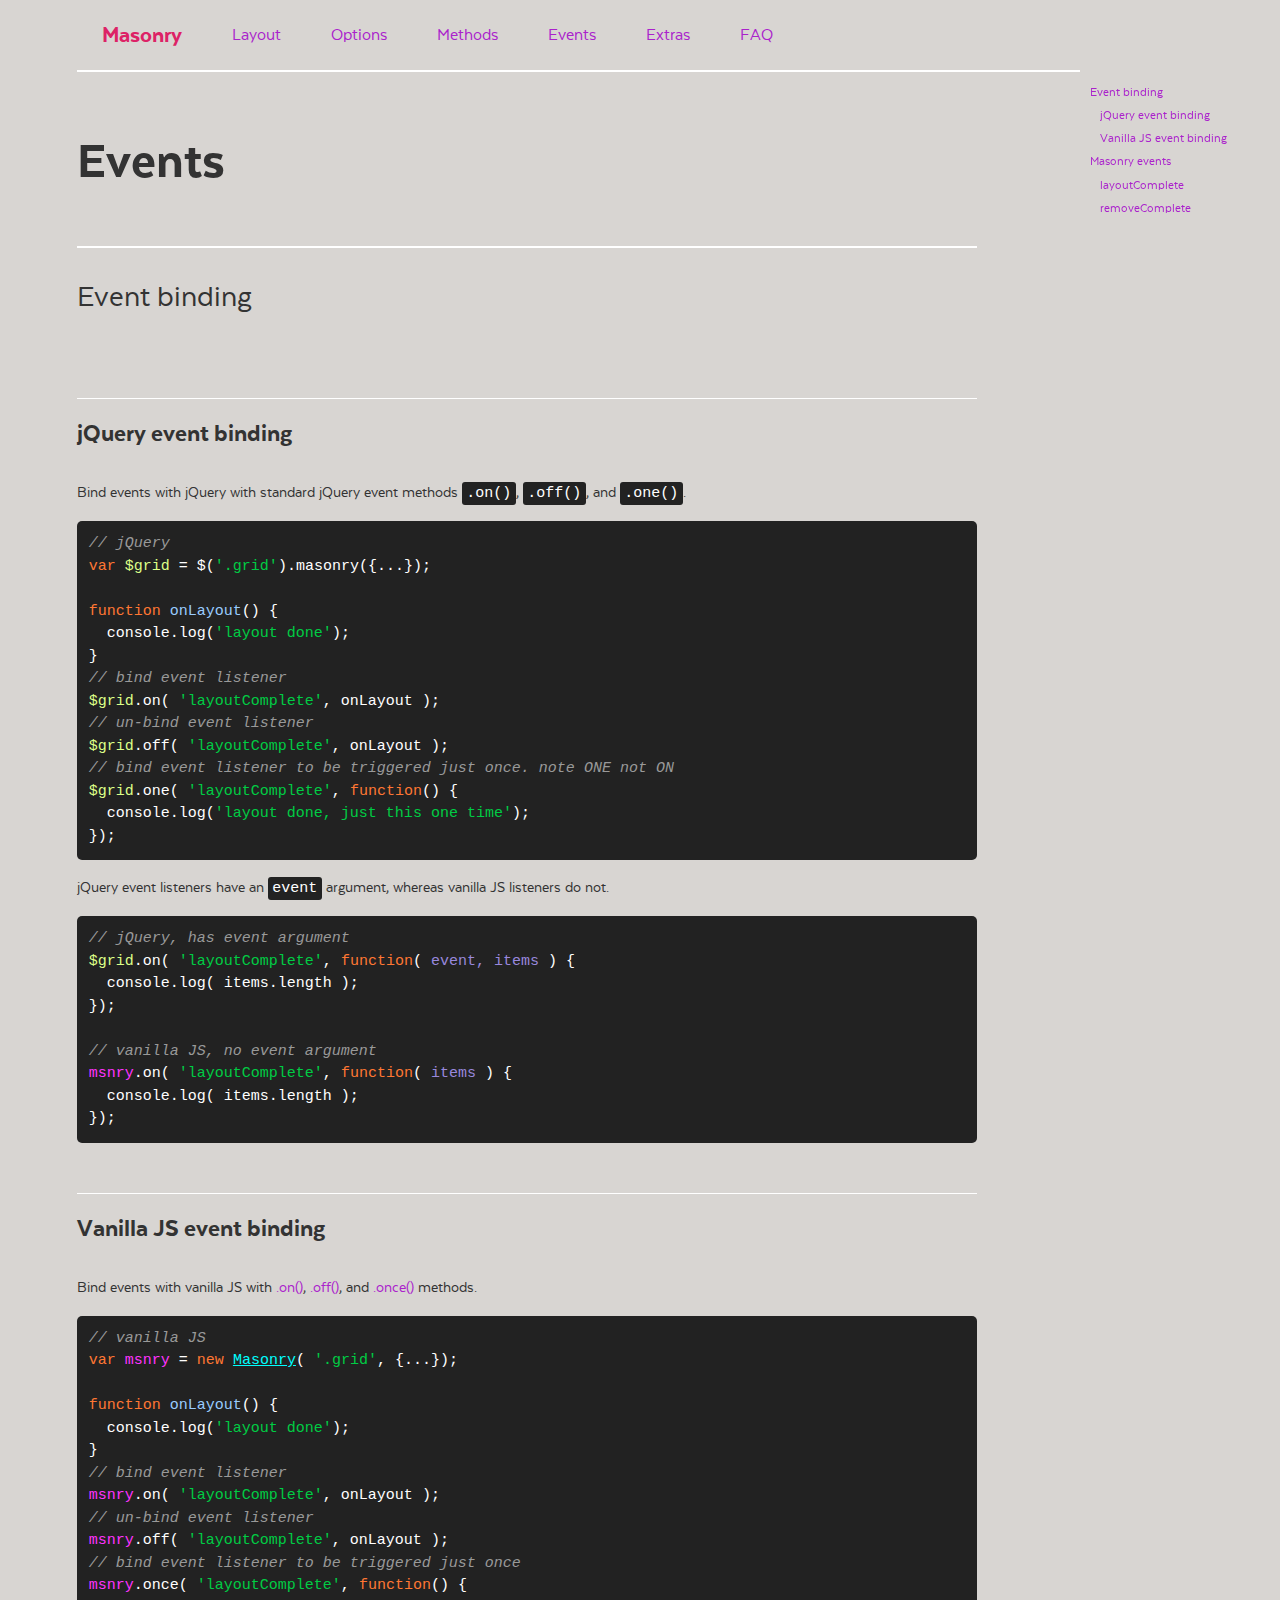
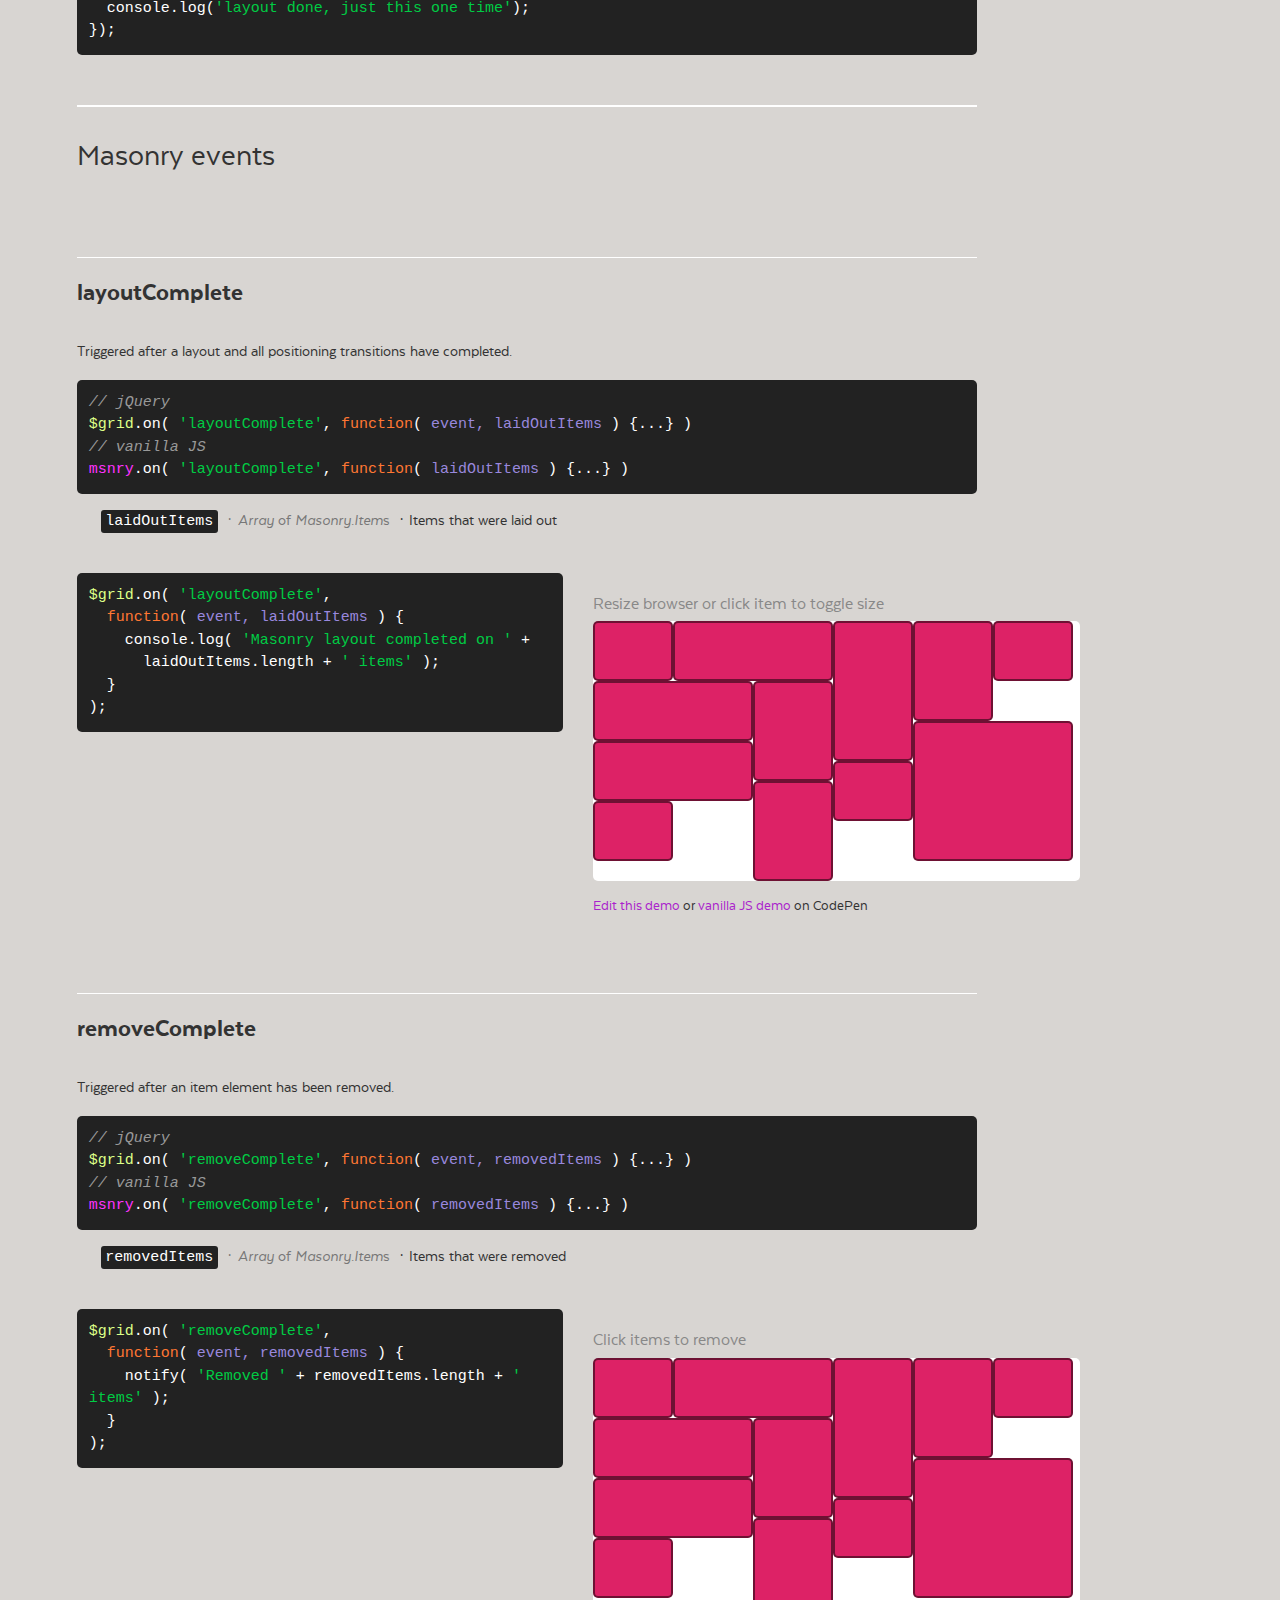
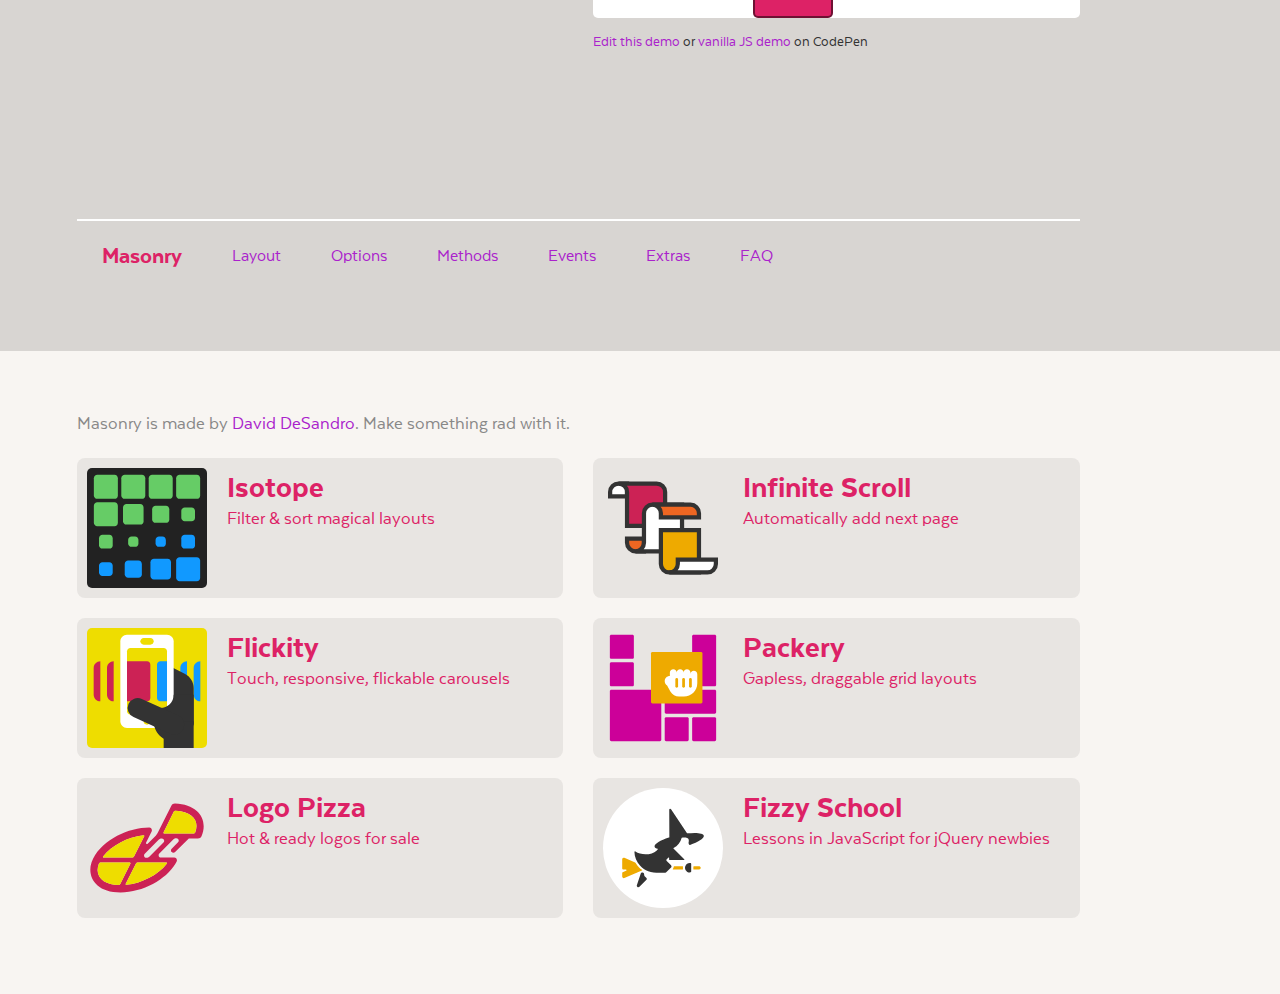
<file: venders/masonry-docs/events.html>
<!doctype html>
<html class="export" lang="en">
<head>
  <meta charset="utf-8">
  <meta http-equiv="X-UA-Compatible" content="IE=edge,chrome=1">
  <meta name="viewport" content="width=device-width">
  <meta name="description" content="Cascading grid layout library">

  <title>Masonry &#xB7; Events</title>

    <link rel="stylesheet" href="css/masonry-docs.css?3" media="screen">

</head>
<body class="page--" data-page="">


  <div class="site-nav">
    <div class="container">
      <ol class="site-nav__list">
        <li class="site-nav__item site-nav__item--homepage">
          <a href=".">Masonry</a></li>
        <li class="site-nav__item site-nav__item--layout">
          <a href="layout.html">Layout</a></li>
        <li class="site-nav__item site-nav__item--options">
          <a href="options.html">Options</a></li>
        <li class="site-nav__item site-nav__item--methods">
          <a href="methods.html">Methods</a></li>
        <li class="site-nav__item site-nav__item--events">
          <a href="events.html">Events</a></li>
        <li class="site-nav__item site-nav__item--extras">
          <a href="extras.html">Extras</a></li>
        <li class="site-nav__item site-nav__item--faq">
          <a href="faq.html">FAQ</a></li>
      </ol>
    </div>
  </div>


  <div id="content" class="content container">

      <h1>Events</h1>

    <ul class="page-nav">
<li class="page-nav__item page-nav__item--h2"><a href="#event-binding">Event binding</a></li>
<li class="page-nav__item page-nav__item--h3"><a href="#jquery-event-binding">jQuery event binding</a></li>
<li class="page-nav__item page-nav__item--h3"><a href="#vanilla-js-event-binding">Vanilla JS event binding</a></li>
<li class="page-nav__item page-nav__item--h2"><a href="#masonry-events">Masonry events</a></li>
<li class="page-nav__item page-nav__item--h3"><a href="#layoutcomplete">layoutComplete</a></li>
<li class="page-nav__item page-nav__item--h3"><a href="#removecomplete">removeComplete</a></li>
</ul>


<div id="notification"></div>

<h2 id="event-binding">Event binding</h2>

<h3 id="jquery-event-binding">jQuery event binding</h3>

<p>Bind events with jQuery with standard jQuery event methods <code>.on()</code>, <code>.off()</code>, and <code>.one()</code>.</p>

<pre><code class="js"><span class="comment">// jQuery</span>
<span class="keyword">var</span> <span class="jquery_var">$grid</span> = $(<span class="string">&apos;.grid&apos;</span>).masonry({...});

<span class="function"><span class="keyword">function</span> <span class="title">onLayout</span>(<span class="params"></span>) </span>{
  <span class="built_in">console</span>.log(<span class="string">&apos;layout done&apos;</span>);
}
<span class="comment">// bind event listener</span>
<span class="jquery_var">$grid</span>.on( <span class="string">&apos;layoutComplete&apos;</span>, onLayout );
<span class="comment">// un-bind event listener</span>
<span class="jquery_var">$grid</span>.off( <span class="string">&apos;layoutComplete&apos;</span>, onLayout );
<span class="comment">// bind event listener to be triggered just once. note ONE not ON</span>
<span class="jquery_var">$grid</span>.one( <span class="string">&apos;layoutComplete&apos;</span>, <span class="function"><span class="keyword">function</span>(<span class="params"></span>) </span>{
  <span class="built_in">console</span>.log(<span class="string">&apos;layout done, just this one time&apos;</span>);
});
</code></pre>

<p>jQuery event listeners have an <code>event</code> argument, whereas vanilla JS listeners do not.</p>

<pre><code class="js"><span class="comment">// jQuery, has event argument</span>
<span class="jquery_var">$grid</span>.on( <span class="string">&apos;layoutComplete&apos;</span>, <span class="function"><span class="keyword">function</span>(<span class="params"> event, items </span>) </span>{
  <span class="built_in">console</span>.log( items.length );
});

<span class="comment">// vanilla JS, no event argument</span>
<span class="masonry_var">msnry</span>.on( <span class="string">&apos;layoutComplete&apos;</span>, <span class="function"><span class="keyword">function</span>(<span class="params"> items </span>) </span>{
  <span class="built_in">console</span>.log( items.length );
});
</code></pre>


<h3 id="vanilla-js-event-binding">Vanilla JS event binding</h3>

<p>Bind events with vanilla JS with <a href="methods.html#on">.on()</a>, <a href="methods.html#off">.off()</a>, and <a href="methods.html#once">.once()</a> methods.</p>

<pre><code class="js"><span class="comment">// vanilla JS</span>
<span class="keyword">var</span> <span class="masonry_var">msnry</span> = <span class="keyword">new</span> <span class="masonry_keyword">Masonry</span>( <span class="string">&apos;.grid&apos;</span>, {...});

<span class="function"><span class="keyword">function</span> <span class="title">onLayout</span>(<span class="params"></span>) </span>{
  <span class="built_in">console</span>.log(<span class="string">&apos;layout done&apos;</span>);
}
<span class="comment">// bind event listener</span>
<span class="masonry_var">msnry</span>.on( <span class="string">&apos;layoutComplete&apos;</span>, onLayout );
<span class="comment">// un-bind event listener</span>
<span class="masonry_var">msnry</span>.off( <span class="string">&apos;layoutComplete&apos;</span>, onLayout );
<span class="comment">// bind event listener to be triggered just once</span>
<span class="masonry_var">msnry</span>.once( <span class="string">&apos;layoutComplete&apos;</span>, <span class="function"><span class="keyword">function</span>(<span class="params"></span>) </span>{
  <span class="built_in">console</span>.log(<span class="string">&apos;layout done, just this one time&apos;</span>);
});
</code></pre>


<h2 id="masonry-events">Masonry events</h2>


<h3 id="layoutcomplete">layoutComplete</h3>

<p>Triggered after a layout and all positioning transitions have completed.</p>

<pre><code class="js"><span class="comment">// jQuery</span>
<span class="jquery_var">$grid</span>.on( <span class="string">&apos;layoutComplete&apos;</span>, <span class="function"><span class="keyword">function</span>(<span class="params"> event, laidOutItems </span>) </span>{...} )
<span class="comment">// vanilla JS</span>
<span class="masonry_var">msnry</span>.on( <span class="string">&apos;layoutComplete&apos;</span>, <span class="function"><span class="keyword">function</span>(<span class="params"> laidOutItems </span>) </span>{...} )
</code></pre>

<p class="argument">
  <code class="argument__code">laidOutItems</code>
  <span class="argument__type"><i>Array</i> of <i>Masonry.Item</i>s</span>
  <span class="argument__description">Items that were laid out</span>
</p>

<div class="duo example">
  <div class="duo__cell example__code">
<pre><code class="js"><span class="jquery_var">$grid</span>.on( <span class="string">&apos;layoutComplete&apos;</span>,
  <span class="function"><span class="keyword">function</span>(<span class="params"> event, laidOutItems </span>) </span>{
    <span class="built_in">console</span>.log( <span class="string">&apos;Masonry layout completed on &apos;</span> +
      laidOutItems.length + <span class="string">&apos; items&apos;</span> );
  }
);
</code></pre>
  </div>
  <div class="duo__cell example__demo" data-js="layout-complete-demo">
    <p class="instruction">Resize browser or click item to toggle size</p>
    <div class="grid grid--clickable">
      <div class="grid-item"></div>
      <div class="grid-item grid-item--width2"></div>
      <div class="grid-item grid-item--height3"></div>
      <div class="grid-item grid-item--height2"></div>
      <div class="grid-item grid-item--width2"></div>
      <div class="grid-item"></div>
      <div class="grid-item grid-item--width2 grid-item--height3"></div>
      <div class="grid-item grid-item--height2"></div>
      <div class="grid-item grid-item--width2"></div>
      <div class="grid-item"></div>
      <div class="grid-item grid-item--height2"></div>
      <div class="grid-item"></div>
    </div>
    <p class="edit-demo">
        <a href="https://codepen.io/desandro/pen/yNgmNv">Edit this demo</a>
        or <a href="https://codepen.io/desandro/pen/htsui">vanilla JS demo</a> on CodePen
    </p>
  </div>
</div>


<h3 id="removecomplete">removeComplete</h3>

<p>Triggered after an item element has been removed.</p>

<pre><code class="js"><span class="comment">// jQuery</span>
<span class="jquery_var">$grid</span>.on( <span class="string">&apos;removeComplete&apos;</span>, <span class="function"><span class="keyword">function</span>(<span class="params"> event, removedItems </span>) </span>{...} )
<span class="comment">// vanilla JS</span>
<span class="masonry_var">msnry</span>.on( <span class="string">&apos;removeComplete&apos;</span>, <span class="function"><span class="keyword">function</span>(<span class="params"> removedItems </span>) </span>{...} )
</code></pre>

<p class="argument">
  <code class="argument__code">removedItems</code>
  <span class="argument__type"><i>Array</i> of <i>Masonry.Item</i>s</span>
  <span class="argument__description">Items that were removed</span>
</p>

<div class="duo example">
  <div class="duo__cell example__code">
<pre><code class="js"><span class="jquery_var">$grid</span>.on( <span class="string">&apos;removeComplete&apos;</span>,
  <span class="function"><span class="keyword">function</span>(<span class="params"> event, removedItems </span>) </span>{
    notify( <span class="string">&apos;Removed &apos;</span> + removedItems.length + <span class="string">&apos; items&apos;</span> );
  }
);
</code></pre>
  </div>
  <div class="duo__cell example__demo" data-js="remove-complete-demo">
    <p class="instruction">Click items to remove</p>
    <div class="grid grid--clickable">
      <div class="grid-item"></div>
      <div class="grid-item grid-item--width2"></div>
      <div class="grid-item grid-item--height3"></div>
      <div class="grid-item grid-item--height2"></div>
      <div class="grid-item grid-item--width2"></div>
      <div class="grid-item"></div>
      <div class="grid-item grid-item--width2 grid-item--height3"></div>
      <div class="grid-item grid-item--height2"></div>
      <div class="grid-item grid-item--width2"></div>
      <div class="grid-item"></div>
      <div class="grid-item grid-item--height2"></div>
      <div class="grid-item"></div>
    </div>
    <p class="edit-demo">
        <a href="https://codepen.io/desandro/pen/mJRNVV">Edit this demo</a>
        or <a href="https://codepen.io/desandro/pen/JknEe">vanilla JS demo</a> on CodePen
    </p>
  </div>
</div>


  </div>

  <div class="site-nav">
    <div class="container">
      <ol class="site-nav__list">
        <li class="site-nav__item site-nav__item--homepage">
          <a href=".">Masonry</a></li>
        <li class="site-nav__item site-nav__item--layout">
          <a href="layout.html">Layout</a></li>
        <li class="site-nav__item site-nav__item--options">
          <a href="options.html">Options</a></li>
        <li class="site-nav__item site-nav__item--methods">
          <a href="methods.html">Methods</a></li>
        <li class="site-nav__item site-nav__item--events">
          <a href="events.html">Events</a></li>
        <li class="site-nav__item site-nav__item--extras">
          <a href="extras.html">Extras</a></li>
        <li class="site-nav__item site-nav__item--faq">
          <a href="faq.html">FAQ</a></li>
      </ol>
    </div>
  </div>

  <div class="site-footer">
    <div class="container">
  
      <p class="site-footer__copy">
        Masonry is made by <a href="https://desandro.com">David DeSandro</a>.
        Make something rad with it.
      </p>
  
      <div class="showcase">
      
        <ul class="showcase-item-list">
            <li class="showcase-item">
              <a class="showcase-item__link" href="https://isotope.metafizzy.co">
                <div class="showcase-item__image">
                    <svg class="isotope-illo" xmlns="http://www.w3.org/2000/svg" viewbox="0 0 350 350" width="100" height="100">
                      <path class="isotope-illo__color1" fill="#6C6" d="M80 170H30c-6 0-10-5-10-10v-50c0-6 5-10 10-10h50c6 0 10 5 10 10v50C90 166 86 170 80 170z"/>
                      <path class="isotope-illo__color1" fill="#6C6" d="M80 90H30c-6 0-10-5-10-10V30c0-6 5-10 10-10h50c6 0 10 5 10 10v50C90 86 86 90 80 90z"/>
                      <path class="isotope-illo__color1" fill="#6C6" d="M160 90h-50c-6 0-10-5-10-10V30c0-6 5-10 10-10h50c6 0 10 5 10 10v50C170 86 166 90 160 90z"/>
                      <path class="isotope-illo__color1" fill="#6C6" d="M240 90h-50c-6 0-10-5-10-10V30c0-6 5-10 10-10h50c6 0 10 5 10 10v50C250 86 246 90 240 90z"/>
                      <path class="isotope-illo__color1" fill="#6C6" d="M320 90h-50c-6 0-10-5-10-10V30c0-6 5-10 10-10h50c6 0 10 5 10 10v50C330 86 326 90 320 90z"/>
                      <path class="isotope-illo__color1" fill="#6C6" d="M155 165h-40c-6 0-10-5-10-10v-40c0-6 5-10 10-10h40c6 0 10 5 10 10v40 C165 161 161 165 155 165z"/>
                      <path class="isotope-illo__color1" fill="#6C6" d="M230 160h-30c-6 0-10-5-10-10v-30c0-6 5-10 10-10h30c6 0 10 5 10 10v30 C240 156 236 160 230 160z"/>
                      <path class="isotope-illo__color1" fill="#6C6" d="M305 155h-20c-6 0-10-5-10-10v-20c0-6 5-10 10-10h20c6 0 10 5 10 10v20 C315 151 311 155 305 155z"/>
                      <path class="isotope-illo__color1" fill="#6C6" d="M65 235H45c-6 0-10-5-10-10v-20c0-6 5-10 10-10h20c6 0 10 5 10 10v20C75 231 71 235 65 235z"/>
                      <path class="isotope-illo__color1" fill="#6C6" d="M140 230h-10c-6 0-10-5-10-10v-10c0-6 5-10 10-10h10c6 0 10 5 10 10v10 C150 226 146 230 140 230z"/>
                      <path class="isotope-illo__color2" fill="#19F" d="M305 235h-20c-6 0-10-5-10-10v-20c0-6 5-10 10-10h20c6 0 10 5 10 10v20 C315 231 311 235 305 235z"/>
                      <path class="isotope-illo__color2" fill="#19F" d="M65 315H45c-6 0-10-5-10-10v-20c0-6 5-10 10-10h20c6 0 10 5 10 10v20C75 311 71 315 65 315z"/>
                      <path class="isotope-illo__color2" fill="#19F" d="M150 320h-30c-6 0-10-5-10-10v-30c0-6 5-10 10-10h30c6 0 10 5 10 10v30 C160 316 156 320 150 320z"/>
                      <path class="isotope-illo__color2" fill="#19F" d="M220 230h-10c-6 0-10-5-10-10v-10c0-6 5-10 10-10h10c6 0 10 5 10 10v10 C230 226 226 230 220 230z"/>
                      <path class="isotope-illo__color2" fill="#19F" d="M235 325h-40c-6 0-10-5-10-10v-40c0-6 5-10 10-10h40c6 0 10 5 10 10v40 C245 321 241 325 235 325z"/>
                      <path class="isotope-illo__color2" fill="#19F" d="M320 330h-50c-6 0-10-5-10-10v-50c0-6 5-10 10-10h50c6 0 10 5 10 10v50 C330 326 326 330 320 330z"/>
                    </svg>
                </div>
                <div class="showcase-item__text">
                  <h3 class="showcase-item__title">Isotope</h3>
                  <p class="showcase-item__description">Filter &amp; sort magical layouts</p>
                </div>
              </a>
            </li>
      
            <li class="showcase-item">
              <a class="showcase-item__link" href="https://infinite-scroll.com">
                <div class="showcase-item__image">
                    <svg class="infinite-scroll-illo" xmlns="http://www.w3.org/2000/svg" viewbox="0 0 520 520" width="200" height="200">
                      <path class="infinite-scroll-illo__page infinite-scroll-illo__page--back" d="M90,110H10V90c0-22,18-40,40-40h40V110z"/>
                      <path class="infinite-scroll-illo__page infinite-scroll-illo__page--front1" d="M270,90L270,90c0-22-18-40-40-40h0H50h0c22,0,40,18,40,40v0v0v160h180V90z"/>
                      <path class="infinite-scroll-illo__page infinite-scroll-illo__page--front2" d="M170,330v-20H90v20v0c0,22,18,40,40,40h0h40V330z"/>
                      <path class="infinite-scroll-illo__page infinite-scroll-illo__page--back" d="M350,150H210c-22,0-40,18-40,40v140v0c0,22-18,40-40,40h0h220V150z"/>
                      <path class="infinite-scroll-illo__page infinite-scroll-illo__page--front3" d="M430,470V270H250v160c0,22,18,40,40,40H430z"/>
                      <path class="infinite-scroll-illo__page infinite-scroll-illo__page--front2" d="M250,190v20h180v-20c0-22-18-40-40-40H210h0C232,150,250,168,250,190L250,190z"/>
                      <path class="infinite-scroll-illo__page infinite-scroll-illo__page--back" d="M330,410v20v0c0,22-18,40-40,40h0h180c22,0,40-18,40-40v-20H330z"/>
                    </svg>
                </div>
                <div class="showcase-item__text">
                  <h3 class="showcase-item__title">Infinite Scroll</h3>
                  <p class="showcase-item__description">Automatically add next page</p>
                </div>
              </a>
            </li>
      
            <li class="showcase-item">
              <a class="showcase-item__link" href="https://flickity.metafizzy.co">
                <div class="showcase-item__image">
                    <svg class="flickity-illo" xmlns="http://www.w3.org/2000/svg" viewbox="0 0 360 360" width="100" height="100">
                      <path class="flickity-illo__color1" fill="#19F" d="M300 220L300 220c-11 0-20-9-20-20v-80c0-11 9-20 20-20h0V220z"/>
                      <path class="flickity-illo__color1" fill="#19F" d="M340 220L340 220c-11 0-20-9-20-20v-80c0-11 9-20 20-20h0V220z"/>
                      <path class="flickity-illo__color2" fill="#333" d="M320 290V180c0-18-10-35-27-43L240 110v180H320z"/>
                      <path class="flickity-illo__color3" fill="white" d="M240 300H120c-11 0-20-9-20-20V40c0-11 9-20 20-20h120c11 0 20 9 20 20v240C260 291 251 300 240 300z"/>
                      <path class="flickity-illo__color4" fill="#ED0" d="M230 260H130c-6 0-10-5-10-10V70c0-6 5-10 10-10h100c6 0 10 5 10 10v180 C240 256 236 260 230 260z"/>
                      <path class="flickity-illo__color2" fill="#333" d="M260 200h60v81c0 32-26 59-59 59h0c-34 0-61-27-61-61V240h20 C242 240 260 222 260 200L260 200z"/>
                      <path class="flickity-illo__color5" fill="#C25" d="M180 220h-60V100h60c6 0 10 5 10 10v100C190 216 186 220 180 220z"/>
                      <path class="flickity-illo__color1" fill="#19F" d="M240 220h-20c-6 0-10-5-10-10V110c0-6 5-10 10-10h20V220z"/>
                      <rect class="flickity-illo__color2" fill="#333" x="230" y="280" width="90" height="80"/>
                      <circle class="flickity-illo__color4" fill="#ED0" cx="180" cy="280" r="10"/>
                      <line class="flickity-illo__thumb" stroke="#333" stroke-width="60" stroke-linecap="round" x1="262" y1="290" x2="152" y2="240"/>
                      <path class="flickity-illo__color4" fill="#ED0" d="M190 50h-20c-6 0-10-5-10-10v0c0-6 5-10 10-10h20c6 0 10 5 10 10v0C200 46 196 50 190 50z"/>
                      <path class="flickity-illo__color5" fill="#C25" d="M80 220L80 220c-11 0-20-9-20-20v-80c0-11 9-20 20-20h0V220z"/>
                      <path class="flickity-illo__color5" fill="#C25" d="M40 220L40 220c-11 0-20-9-20-20v-80c0-11 9-20 20-20h0V220z"/>
                    </svg>
                </div>
                <div class="showcase-item__text">
                  <h3 class="showcase-item__title">Flickity</h3>
                  <p class="showcase-item__description">Touch, responsive, flickable carousels</p>
                </div>
              </a>
            </li>
      
            <li class="showcase-item">
              <a class="showcase-item__link" href="https://packery.metafizzy.co">
                <div class="showcase-item__image">
                    <svg class="packery-illo" xmlns="http://www.w3.org/2000/svg" viewbox="0 0 700 700" width="100" height="100">
                      <path class="packery-illo__item" fill="#C09" d="M172 180H48c-4 0-8-4-8-8V48c0-4 4-8 8-8h124c4 0 8 4 8 8v124C180 176 176 180 172 180z"/>
                      <path class="packery-illo__item" fill="#C09" d="M172 340H48c-4 0-8-4-8-8V208c0-4 4-8 8-8h124c4 0 8 4 8 8v124C180 336 176 340 172 340z"/>
                      <path class="packery-illo__item" fill="#C09" d="M492 660H368c-4 0-8-4-8-8V528c0-4 4-8 8-8h124c4 0 8 4 8 8v124C500 656 496 660 492 660z"/>
                      <path class="packery-illo__item" fill="#C09" d="M652 660H528c-4 0-8-4-8-8V528c0-4 4-8 8-8h124c4 0 8 4 8 8v124C660 656 656 660 652 660z"/>
                      <path class="packery-illo__item" fill="#C09" d="M652 500H368c-4 0-8-4-8-8V368c0-4 4-8 8-8h284c4 0 8 4 8 8v124C660 496 656 500 652 500z"/>
                      <path class="packery-illo__item" fill="#C09" d="M332 660H48c-4 0-8-4-8-8V368c0-4 4-8 8-8h284c4 0 8 4 8 8v284C340 656 336 660 332 660z"/>
                      <path class="packery-illo__item" fill="#C09" d="M652 340H528c-4 0-8-4-8-8V48c0-4 4-8 8-8h124c4 0 8 4 8 8v284C660 336 656 340 652 340z"/>
                      <path class="packery-illo__draggie" fill="#EA0" d="M572 440H288c-4 0-8-4-8-8V148c0-4 4-8 8-8h284c4 0 8 4 8 8v284C580 436 576 440 572 440z"/>
                      <g>
                        <path class="packery-illo__hand" fill="white" d="M530 250c-11 0-20 9-20 20v-10c0-11-9-20-20-20s-20 9-20 20c0-11-9-20-20-20s-20 9-20 20c0-11-9-20-20-20
                          s-20 9-20 20v20c-17 0-30 13-30 30c0 11 6 20 14 25l19 35c10 18 30 30 51 30h28
                          c43 0 78-35 78-78V270C550 259 541 250 530 250z"/>
                        <line class="packery-illo__hand-line" stroke="#EA0" fill="none" stroke-width="16" stroke-linecap="round" x1="430" y1="300" x2="430" y2="340"/>
                        <line class="packery-illo__hand-line" stroke="#EA0" fill="none" stroke-width="16" stroke-linecap="round" x1="470" y1="300" x2="470" y2="340"/>
                        <line class="packery-illo__hand-line" stroke="#EA0" fill="none" stroke-width="16" stroke-linecap="round" x1="510" y1="300" x2="510" y2="340"/>
                      </g>
                    </svg>
                </div>
                <div class="showcase-item__text">
                  <h3 class="showcase-item__title">Packery</h3>
                  <p class="showcase-item__description">Gapless, draggable grid layouts</p>
                </div>
              </a>
            </li>
      
            <li class="showcase-item">
              <a class="showcase-item__link" href="http://logo.pizza">
                <div class="showcase-item__image">
                    <svg class="logo-pizza-illo" xmlns="http://www.w3.org/2000/svg" viewbox="0 0 700 700" width="100" height="100">
                      <path class="logo-pizza-illo__outline" fill="#C25" d="M513 91c-9-0-17 5-21 12l-80 160c-3 5-6 10-11 15l-47 47
                        c-5 5-12-1-9-7l32-64c5-11-2-23-14-23h-0c-121 0-268 70-327 180
                        C-9 497 35 609 196 609c138 0 279-85 327-180v0c5-11-2-23-14-23h-77c-13 0-19-15-10-24
                        l81-81c5-5 11-8 18-8l0 0c13 0 19 15 10 24L494 354c-6 6-6 14 0 20c3 3 6 4 10 4
                        c4 0 7-1 10-4l80-80h53c9 0 17-5 21-13C707 190 656 97 513 91z M334 281l-59 117
                        c-2 5-7 8-13 8H97c-4 0-6-4-3-7c49-64 143-114 236-124C333 275 335 278 334 281z
                         M70 441c2-4 6-7 10-7h168c4 0 7 4 5 8l-59 118c-2 4-6 6-11 6
                        C106 565 38 521 70 441z M466 441c-49 64-143 114-236 124c-3 0-6-3-4-6l59-117
                        c2-5 7-8 13-8h166C466 434 468 438 466 441z M446 318l-81 81c-5 5-11 8-18 8l0 0
                        c-13 0-19-15-10-24l81-81c5-5 11-8 18-8l0 0C449 294 455 309 446 318z M447 258L506 139
                        c2-4 6-7 11-6c101 7 140 60 114 126c-2 4-6 7-10 7H452C448 266 445 262 447 258z"/>
                      <path class="logo-pizza-illo__slice" fill="#ED0" d="M334 281l-59 117c-2 5-7 8-13 8H97c-4 0-6-4-3-7
                        c49-64 143-114 236-124C333 275 335 278 334 281z"/>
                      <path class="logo-pizza-illo__slice" fill="#ED0" d="M70 441c2-4 6-7 10-7h168c4 0 7 4 5 8l-59 118c-2 4-6 6-11 6
                        C106 565 38 521 70 441z"/>
                      <path class="logo-pizza-illo__slice" fill="#ED0" d="M466 441c-49 64-143 114-236 124c-3 0-6-3-4-6l59-117
                        c2-5 7-8 13-8h166C466 434 468 438 466 441z"/>
                      <path class="logo-pizza-illo__slice" fill="#ED0" d="M447 258L506 139c2-4 6-7 11-6c101 7 140 60 114 126c-2 4-6 7-10 7H452
                        C448 266 445 262 447 258z"/>
                    </svg>
                </div>
                <div class="showcase-item__text">
                  <h3 class="showcase-item__title">Logo Pizza</h3>
                  <p class="showcase-item__description">Hot &amp; ready logos for sale</p>
                </div>
              </a>
            </li>
      
            <li class="showcase-item">
              <a class="showcase-item__link" href="http://fizzy.school">
                <div class="showcase-item__image">
                    <svg class="witchie-logo" xmlns="http://www.w3.org/2000/svg" viewbox="0 0 1000 1000" width="200" height="200">
                      <circle class="witchie-logo__moon" fill="white" cx="500" cy="500" r="500"/>
                      <path class="witchie-logo__broom" fill="#EA0" d="M582 675a35 35 0 0 0 8-20 3 3 0 0 1 3-2h71a3 3 0 0 1 3 3 59 59 0 0 0 0 20 3 3 0 0 1-3 3h-79A3 3 0 0 1 582 675Zm219 4a13 13 0 0 0 13-14c-1-7-7-12-14-12h-44a3 3 0 0 0-3 3v21a3 3 0 0 0 3 3ZM299 660a203 203 0 0 1-27-36 8 8 0 0 0-4-3L178 582a13 13 0 0 0-18 12v77a8 8 0 0 0 8 8h22a5 5 0 0 1 2 10L164 703a8 8 0 0 0-4 7v28a13 13 0 0 0 18 12l146-63a3 3 0 0 0 1-5A197 197 0 0 1 299 660Z"/>
                      <path class="witchie-logo__dress" fill="#333" d="M326 705h4a13 13 0 0 1 13 13v8a13 13 0 0 0 4 9l13 13a13 13 0 0 1 0 19l-56 56c-10 10-26-0-22-13L314 714A13 13 0 0 1 326 705Zm397-79c-27 0-47 26-37 54 3 7 11 16 17 19a42 42 0 0 0 19 5 38 38 0 0 0 7-1 8 8 0 0 0 6-8v-62a8 8 0 0 0-6-8 38 38 0 0 0-7-1M840 397c-3-15-33-23-77-23a521 521 0 0 0-59 4 5 5 0 0 1-5-2L567 177a8 8 0 0 0-7-4 8 8 0 0 0-8 8l1 227a5 5 0 0 1-4 5c-74 24-123 55-119 76 2 8 11 14 26 18a3 3 0 0 1 1 4l-11 11c-20 20-56 30-92 30-31 0-63-8-84-23a5 5 0 0 0-3-1 5 5 0 0 0-5 5c0 78 68 173 183 173h75a10 10 0 0 0 7-3l38-38a16 16 0 0 0 0-23l-34-34a10 10 0 0 1 0-14l15-15a3 3 0 0 1 5 2v15a5 5 0 0 0 5 5H674a4 4 0 0 0 3-7l-90-90a3 3 0 0 1 1-4c34-19 59-49 67-84a3 3 0 0 1 2-2c6-1 12-1 17-1 22 0 37 5 39 14 1 6 3 11 2 17-5 17 1 31 8 31a6 6 0 0 0 2-0C797 448 845 419 840 397Z"/>
                    </svg>
                </div>
                <div class="showcase-item__text">
                  <h3 class="showcase-item__title">Fizzy School</h3>
                  <p class="showcase-item__description">Lessons in JavaScript for jQuery newbies</p>
                </div>
              </a>
            </li>
      
        </ul> 
      
      </div>
  
    </div>
  </div>

  <script src="js/masonry-docs.min.js?2"></script>


</body>
</html>
</file>
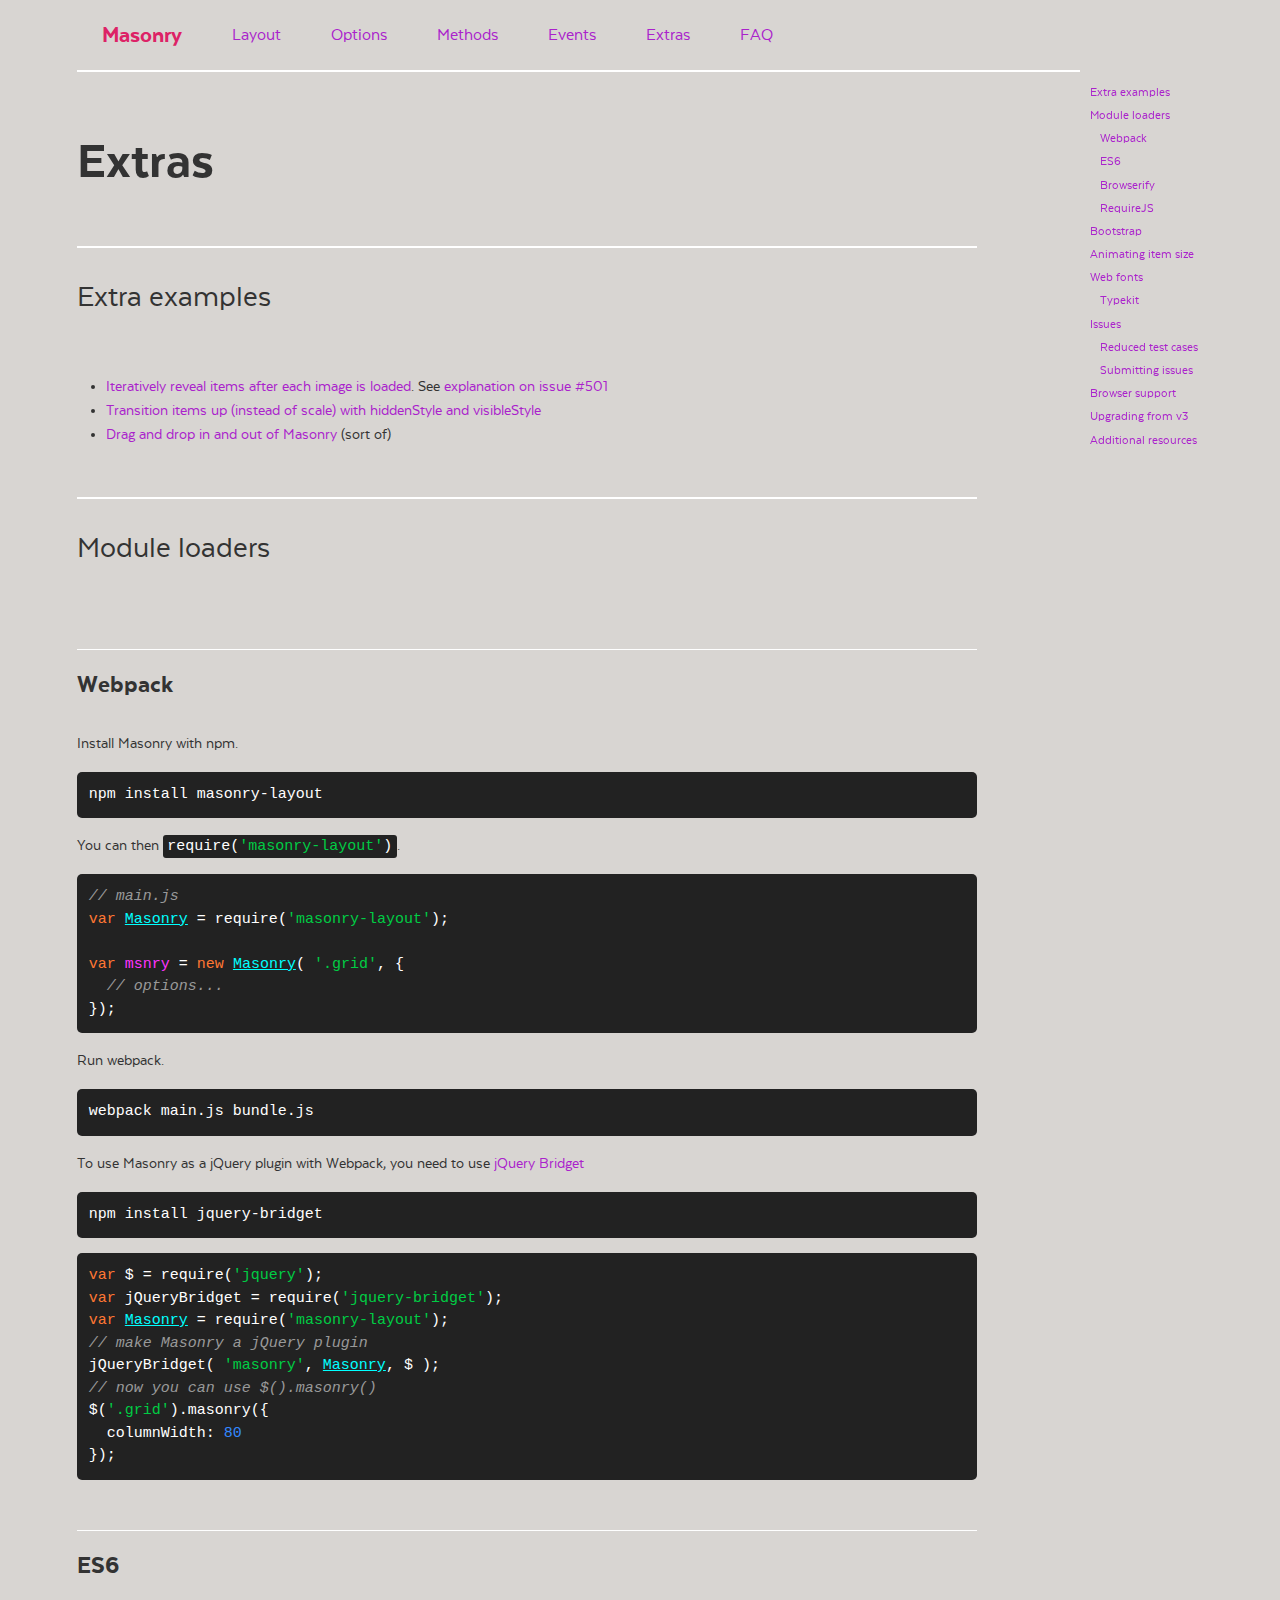
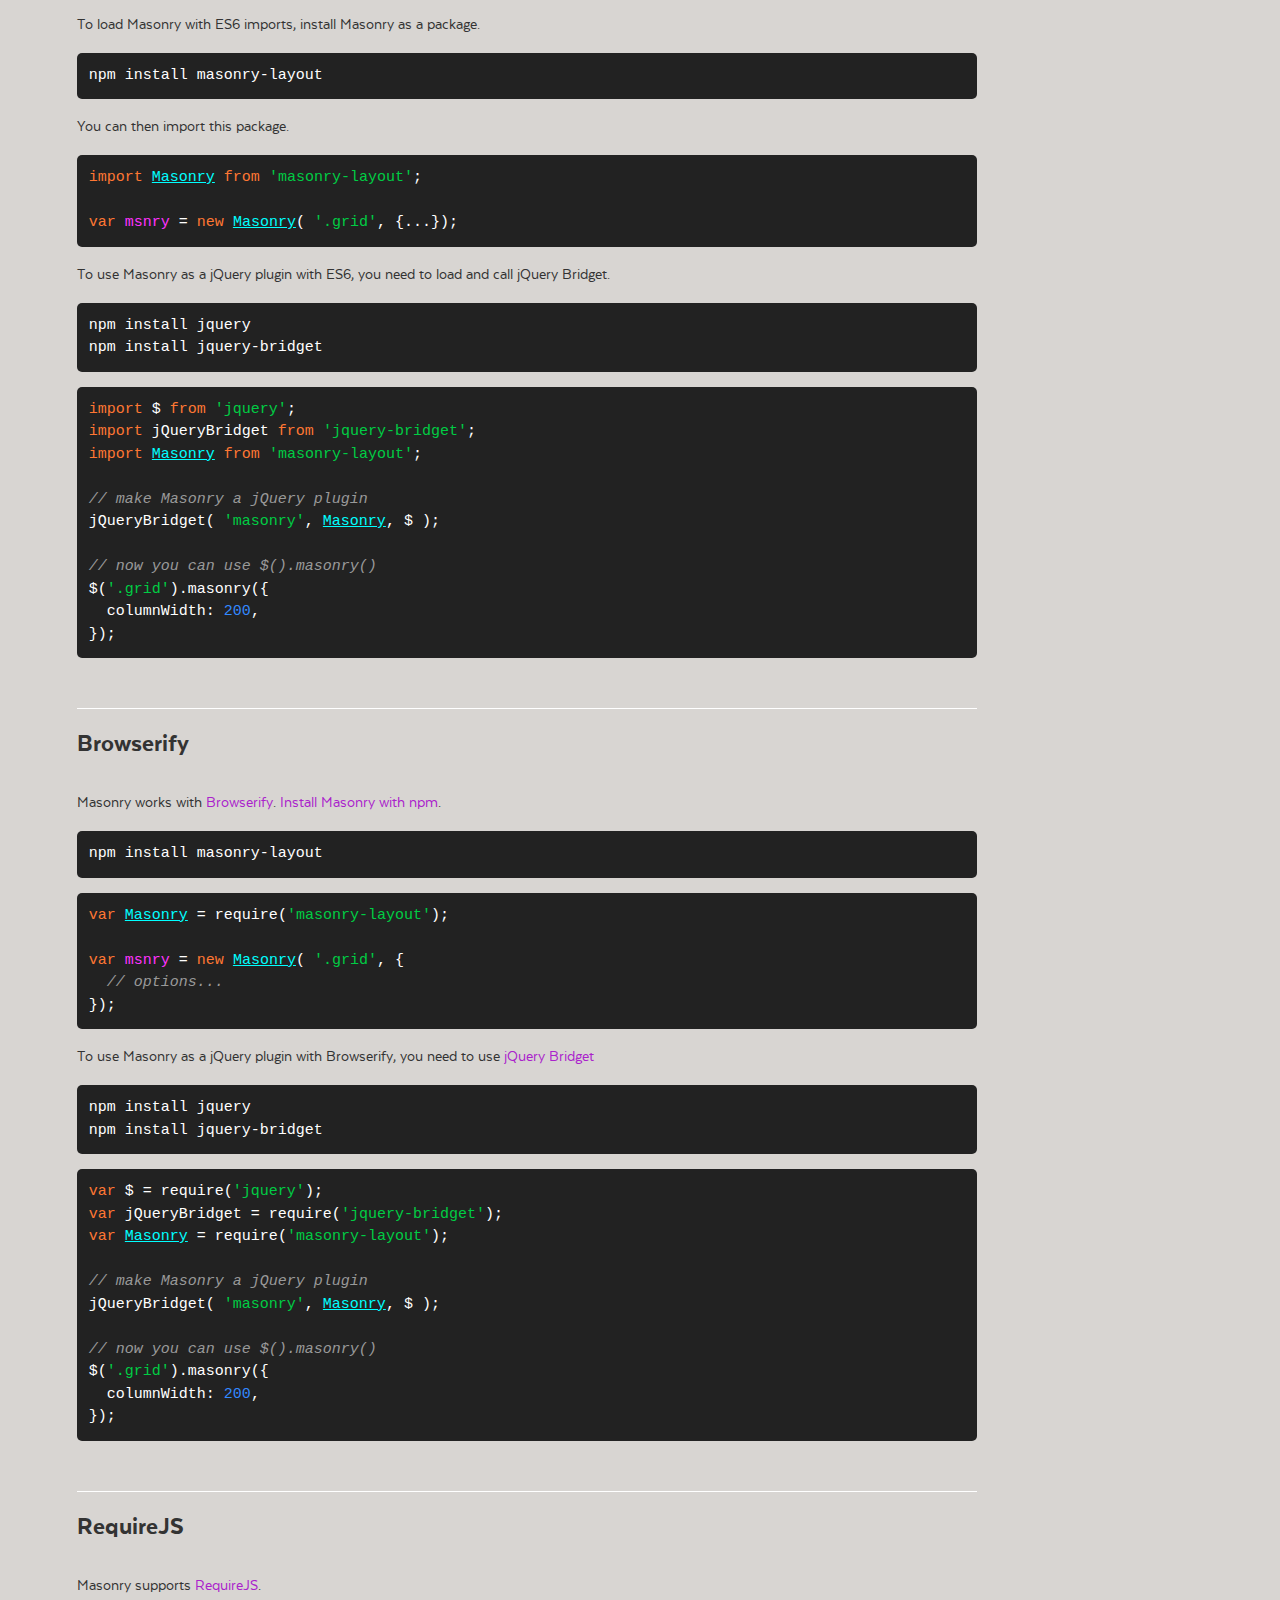
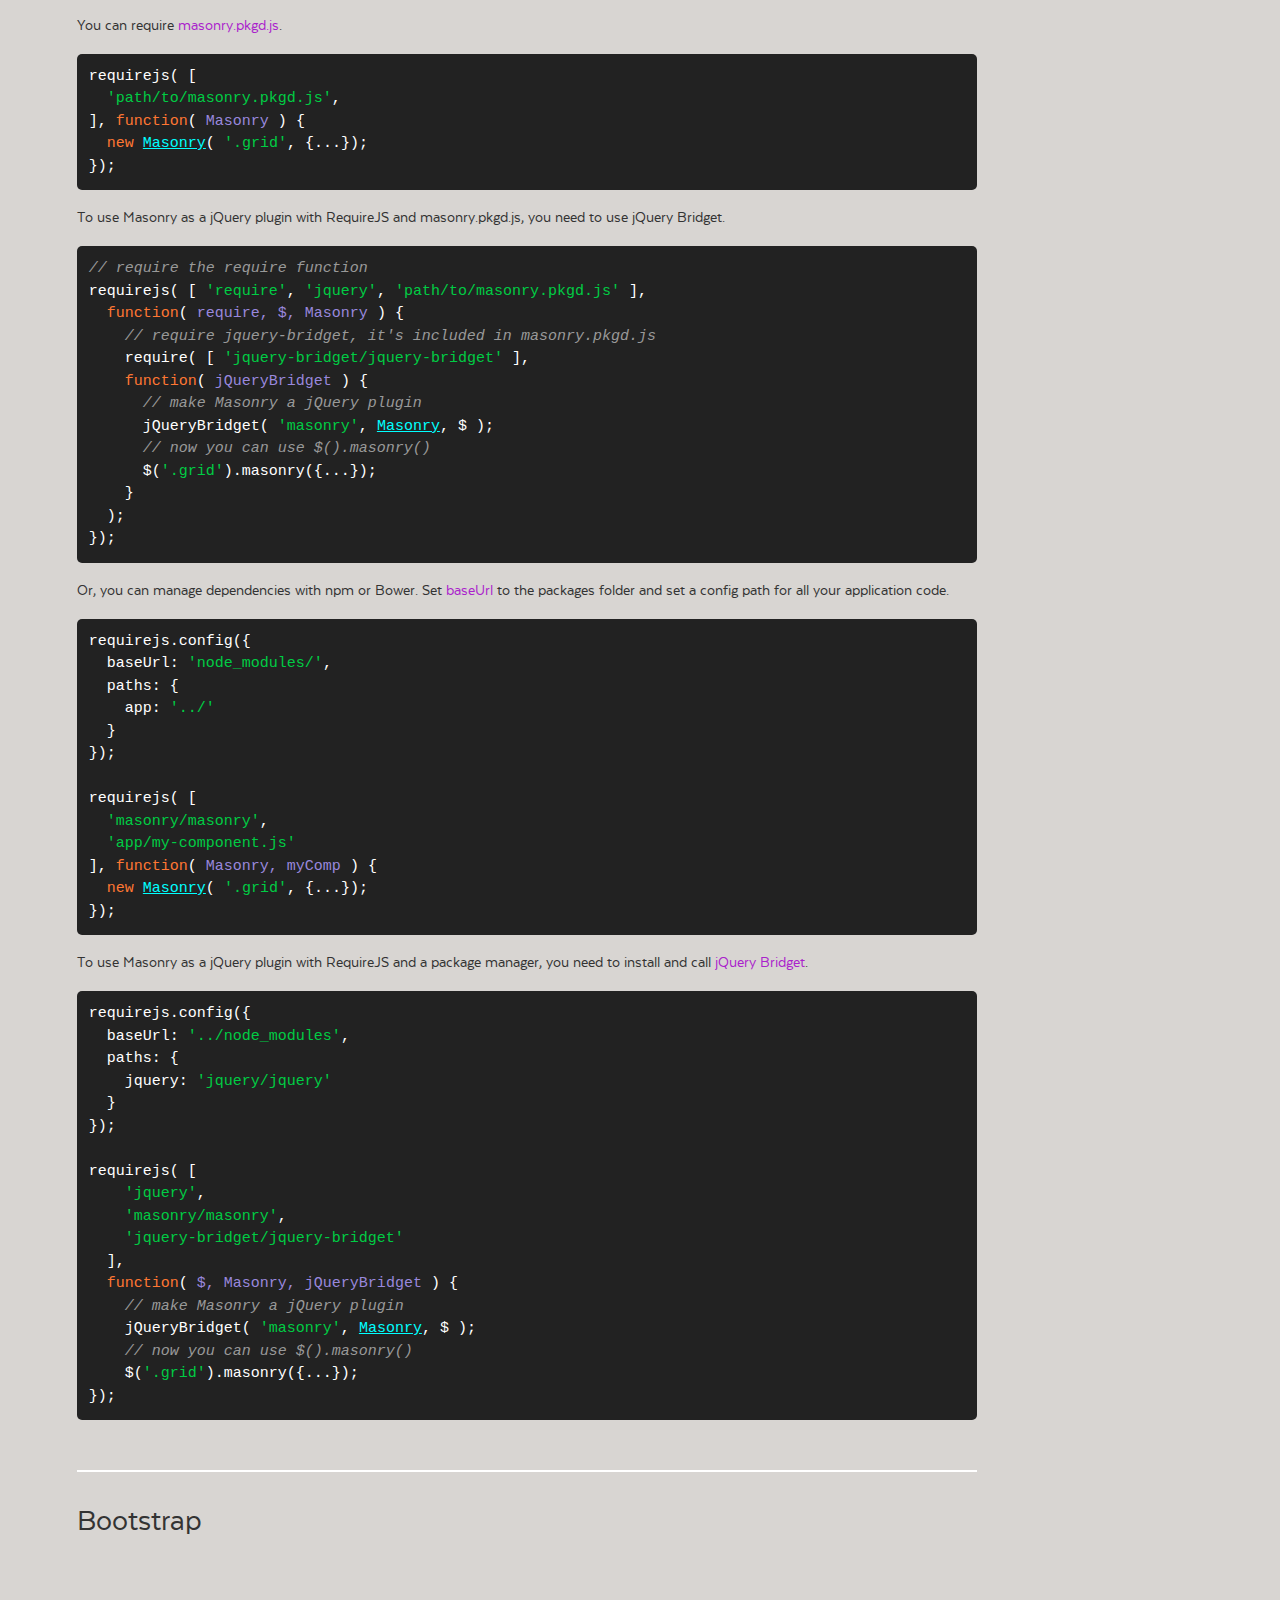
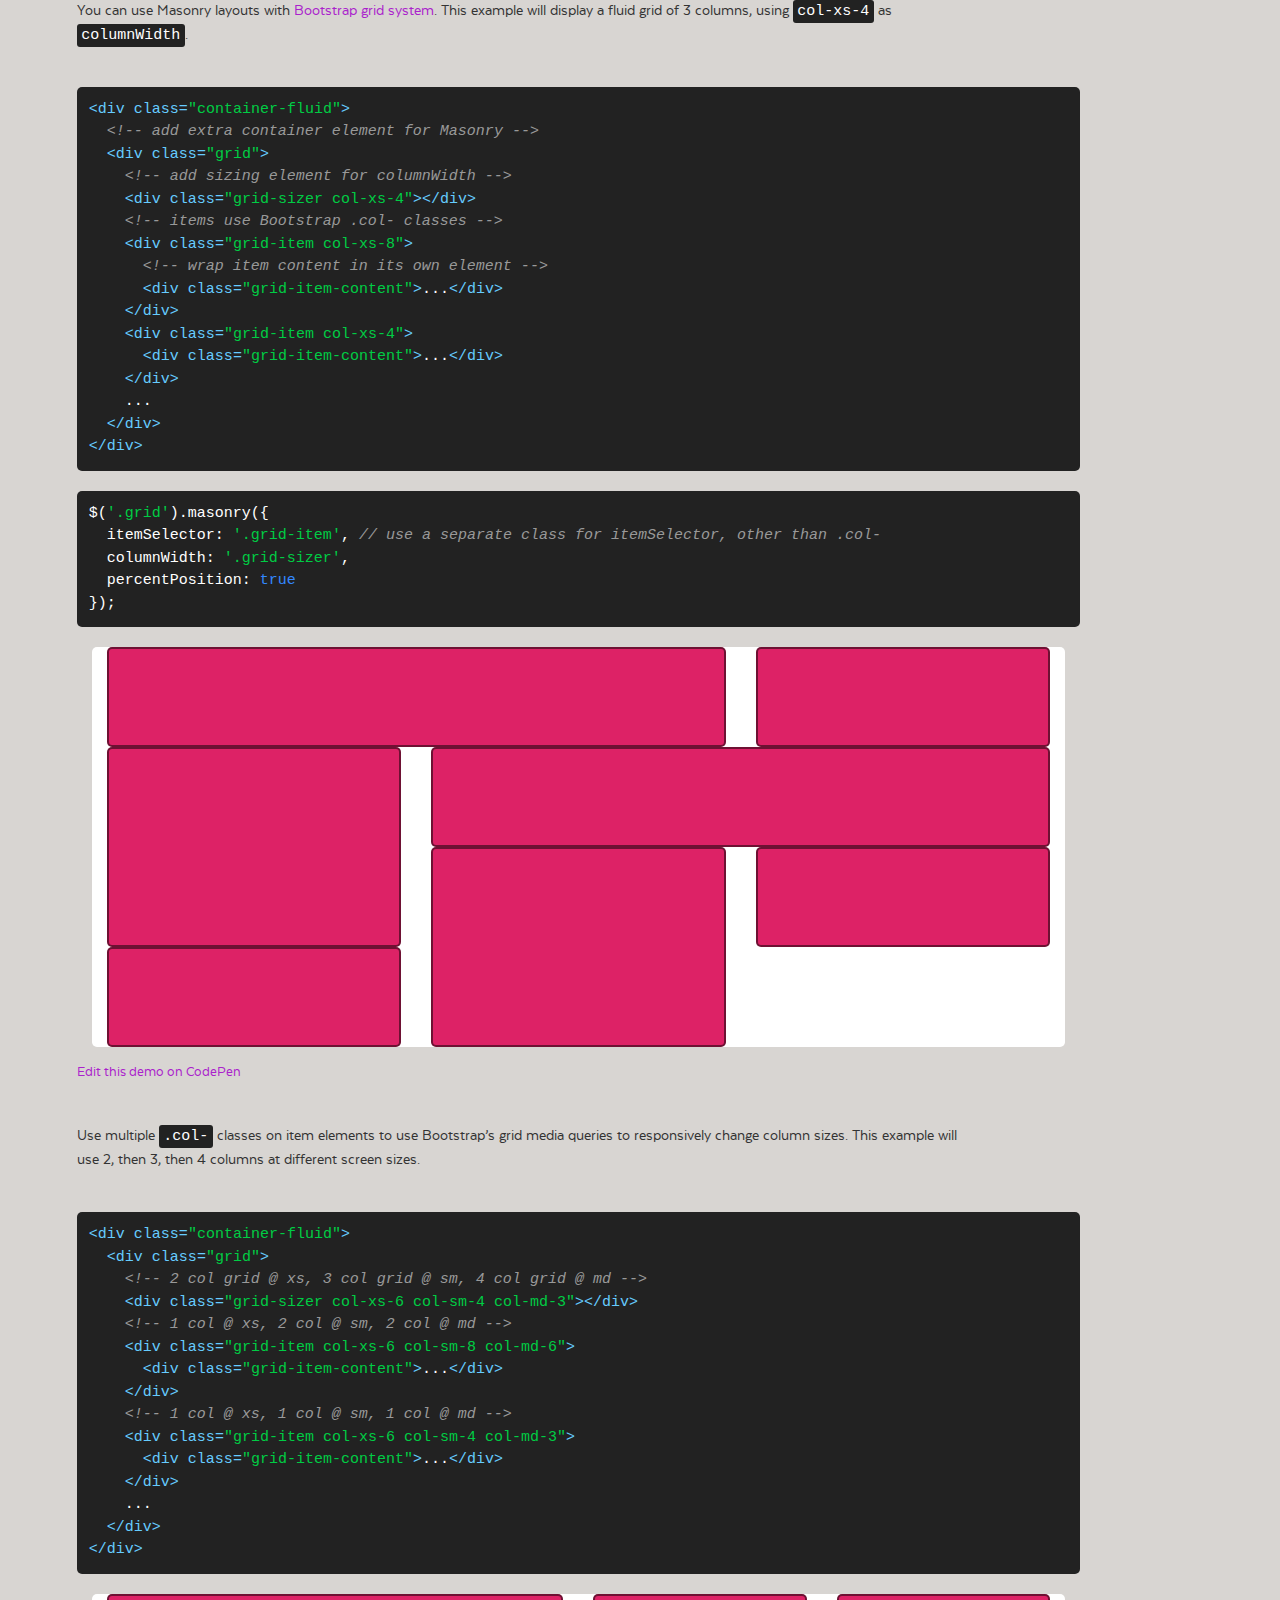
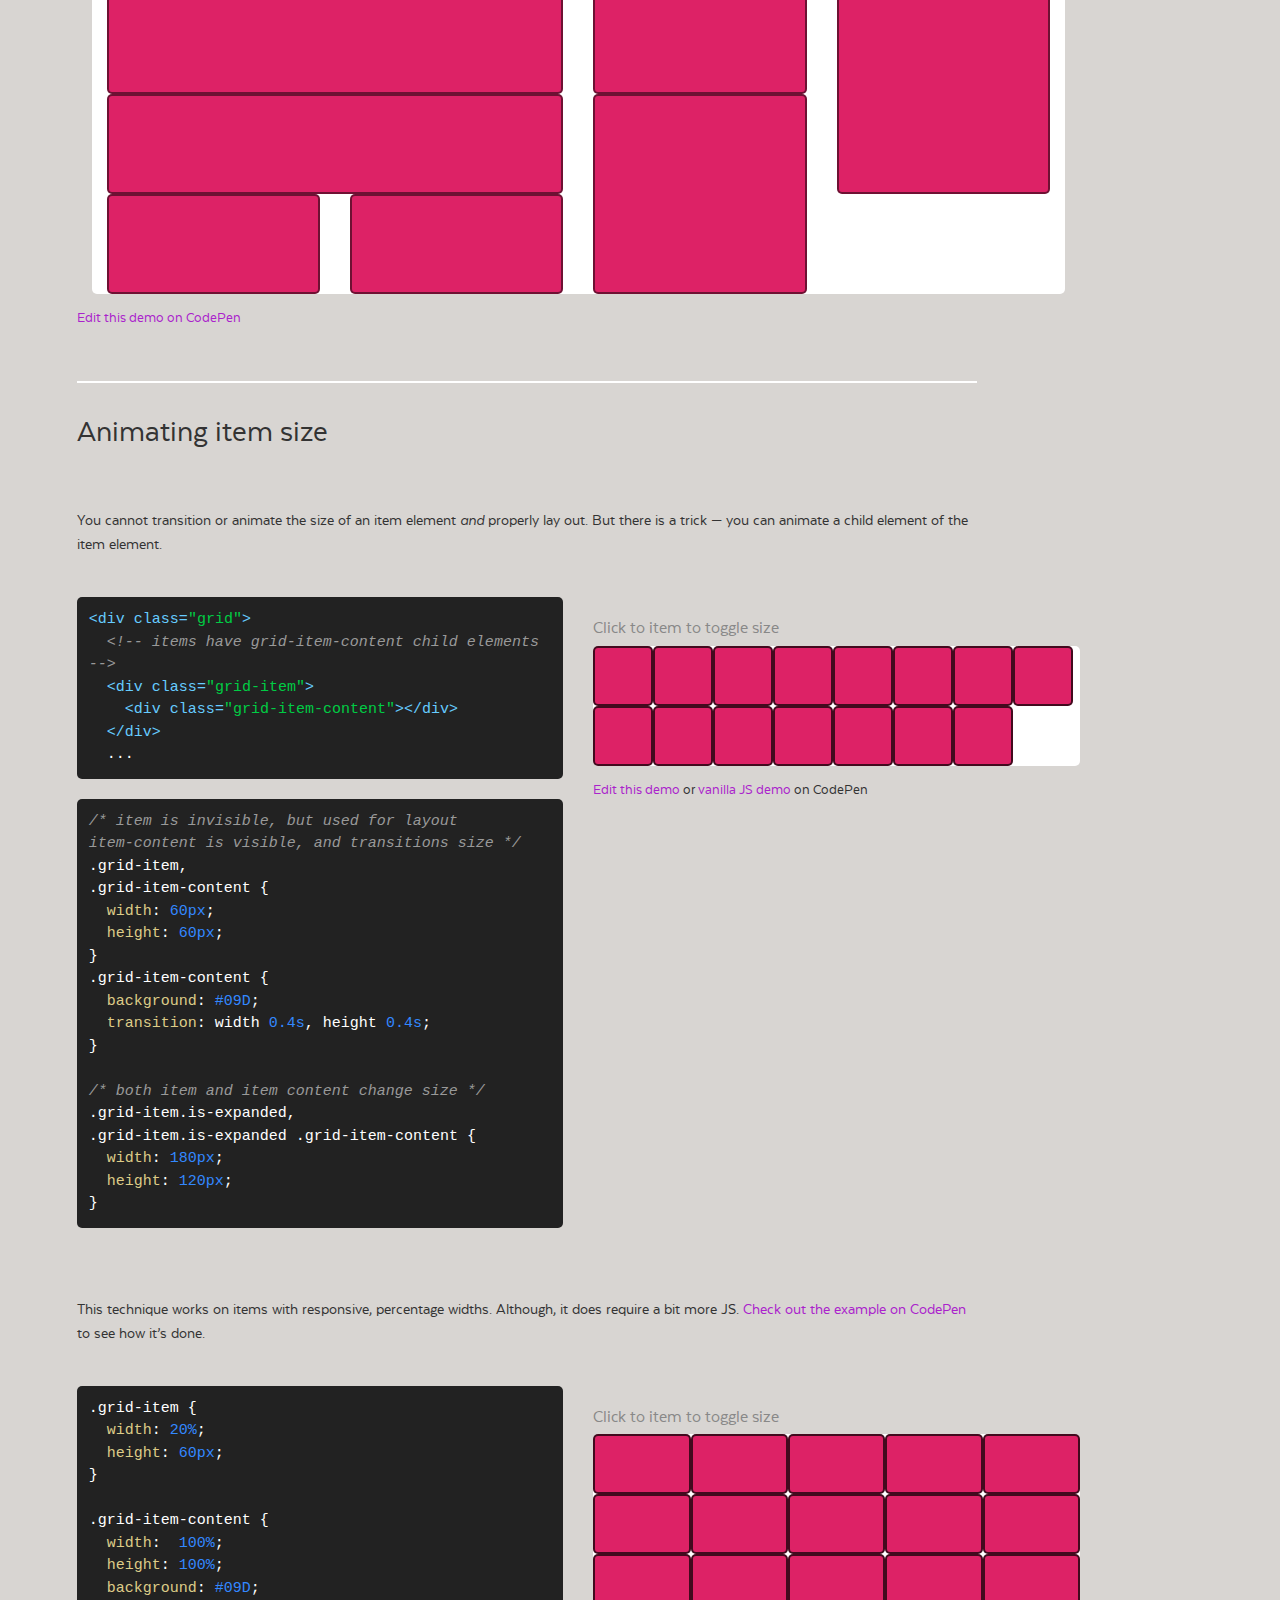
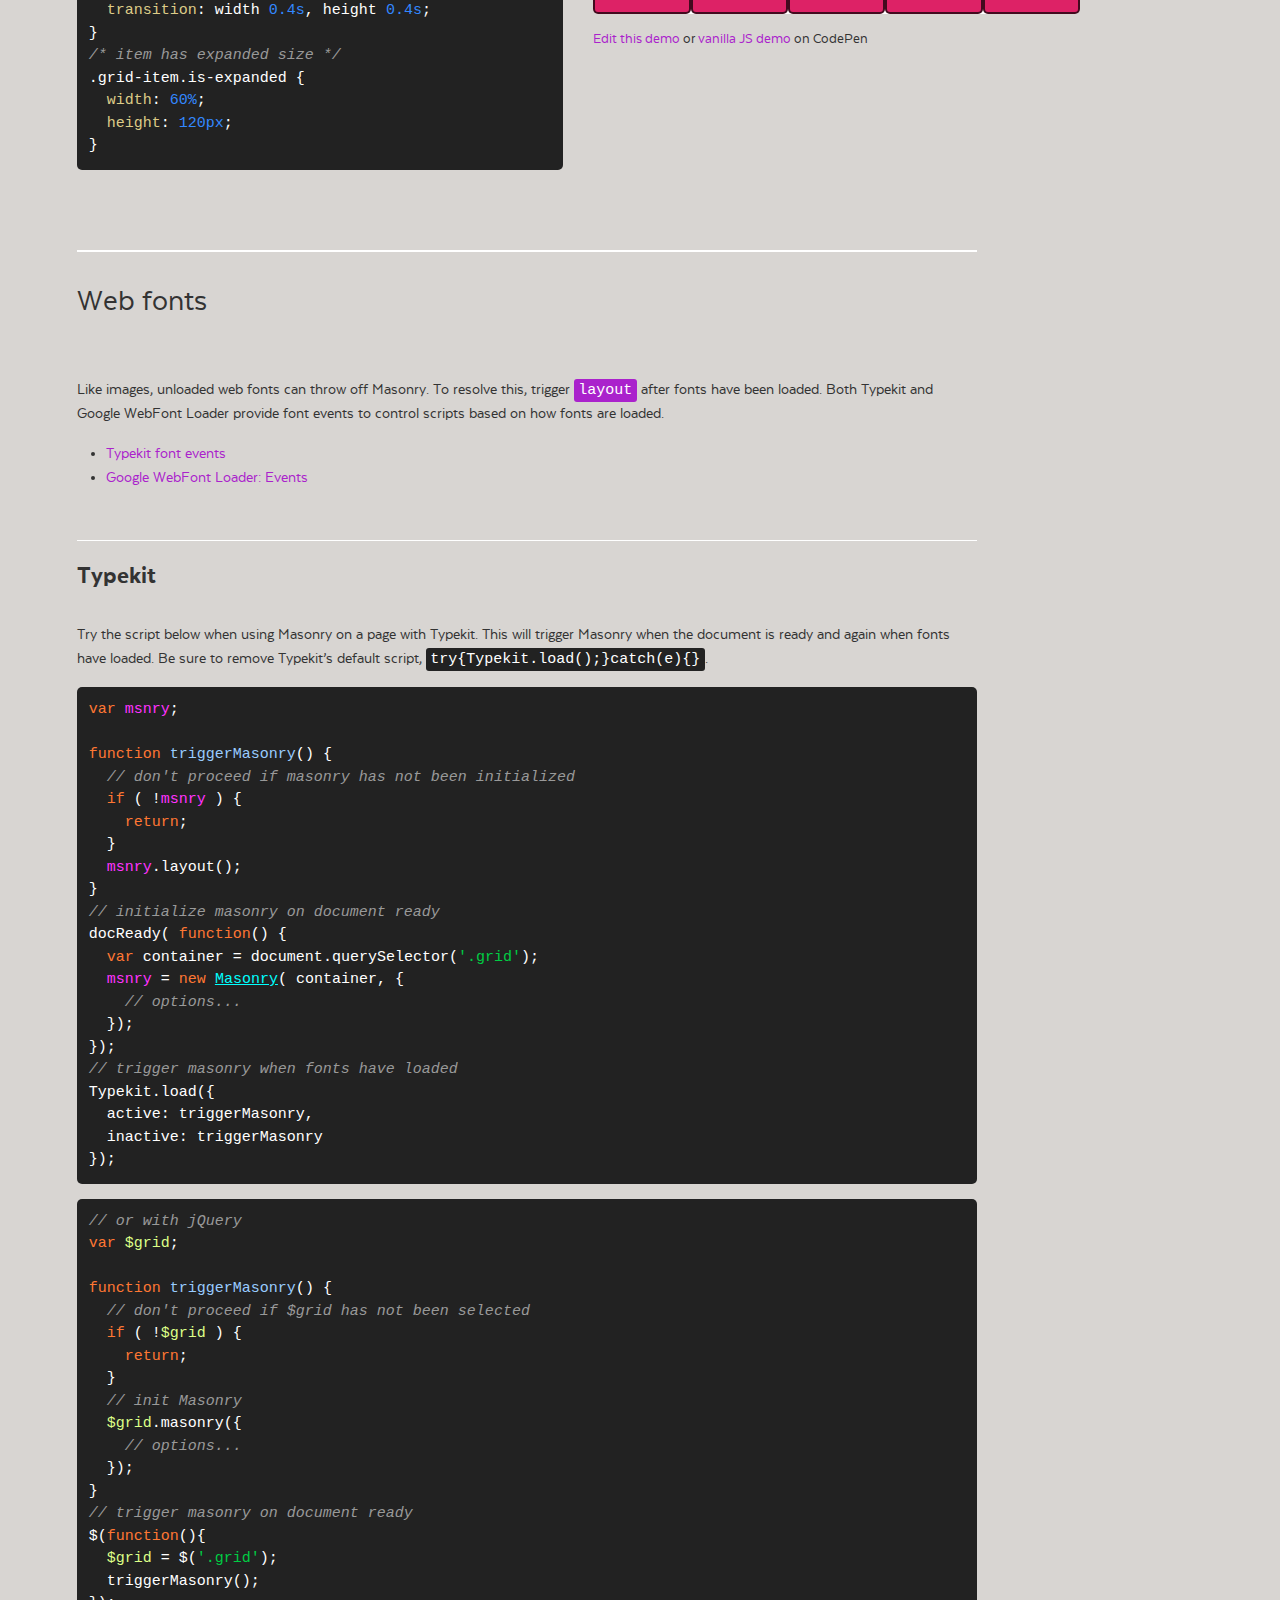
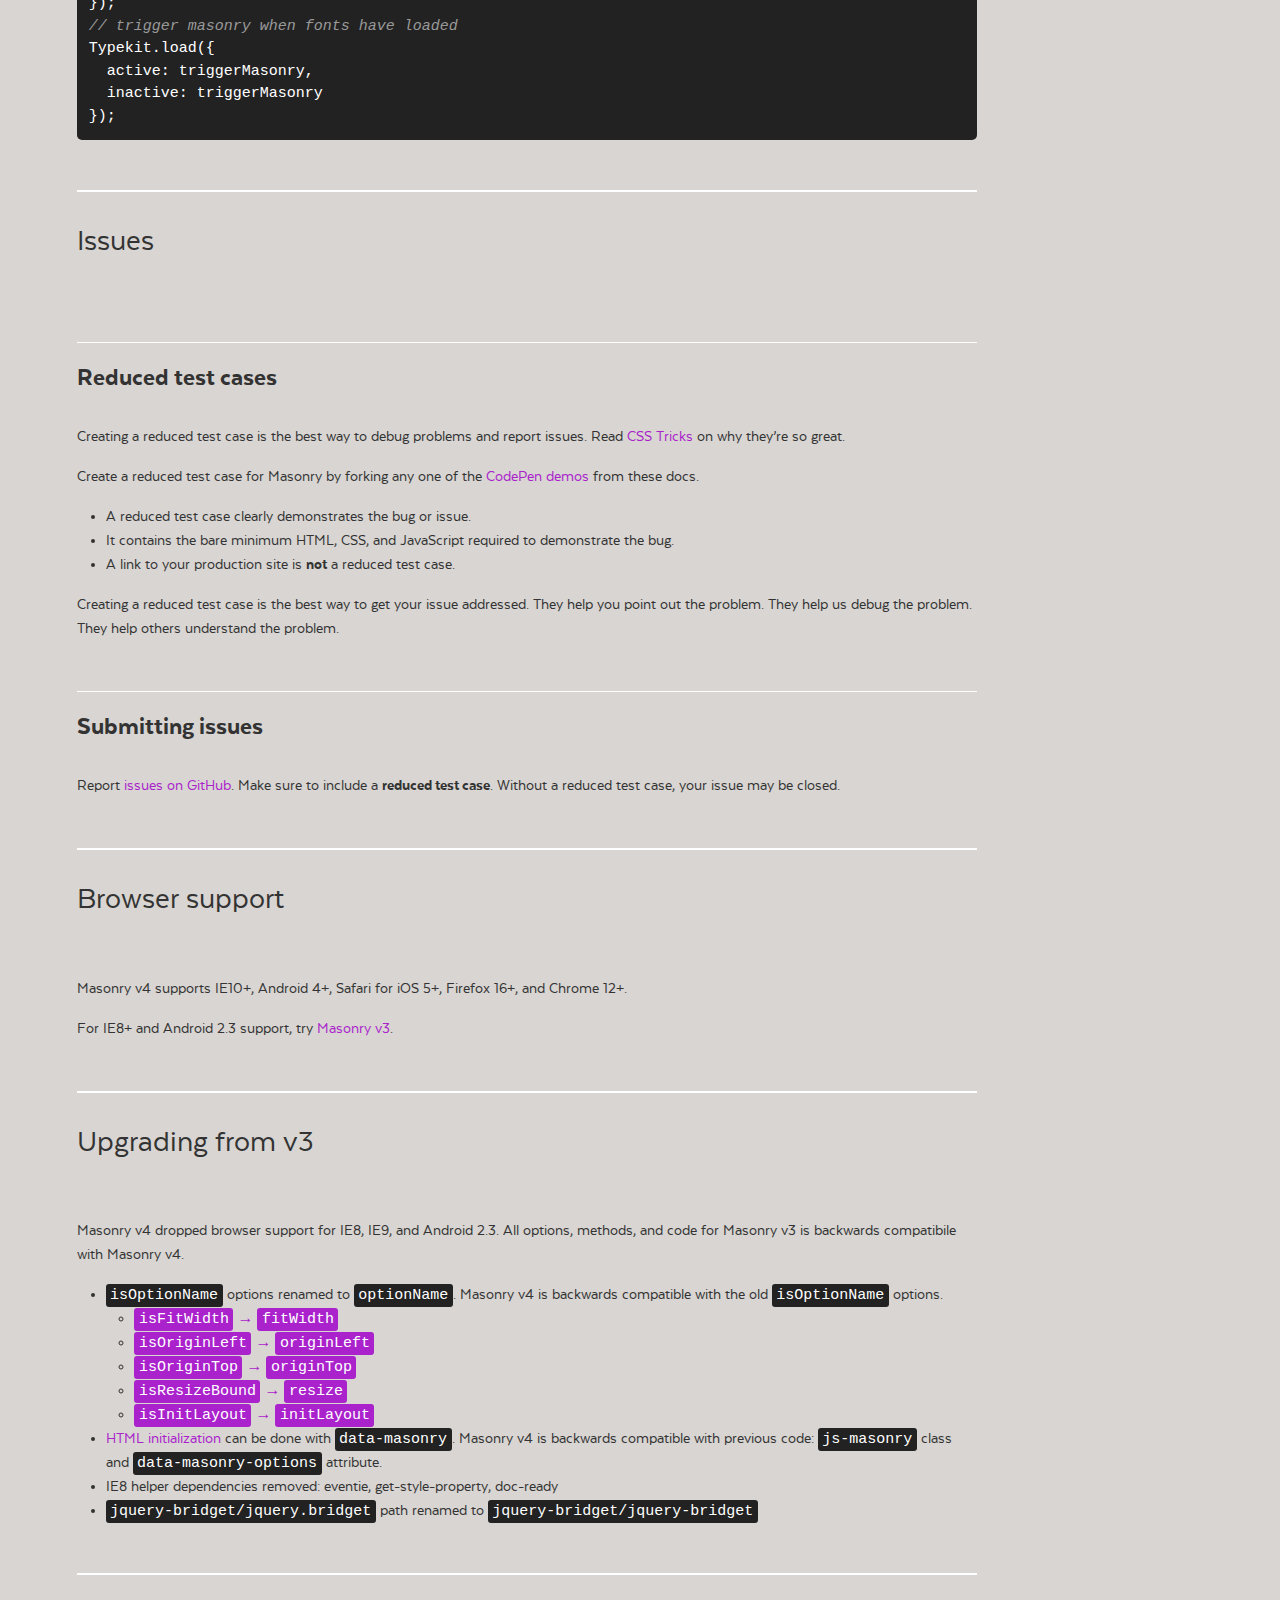
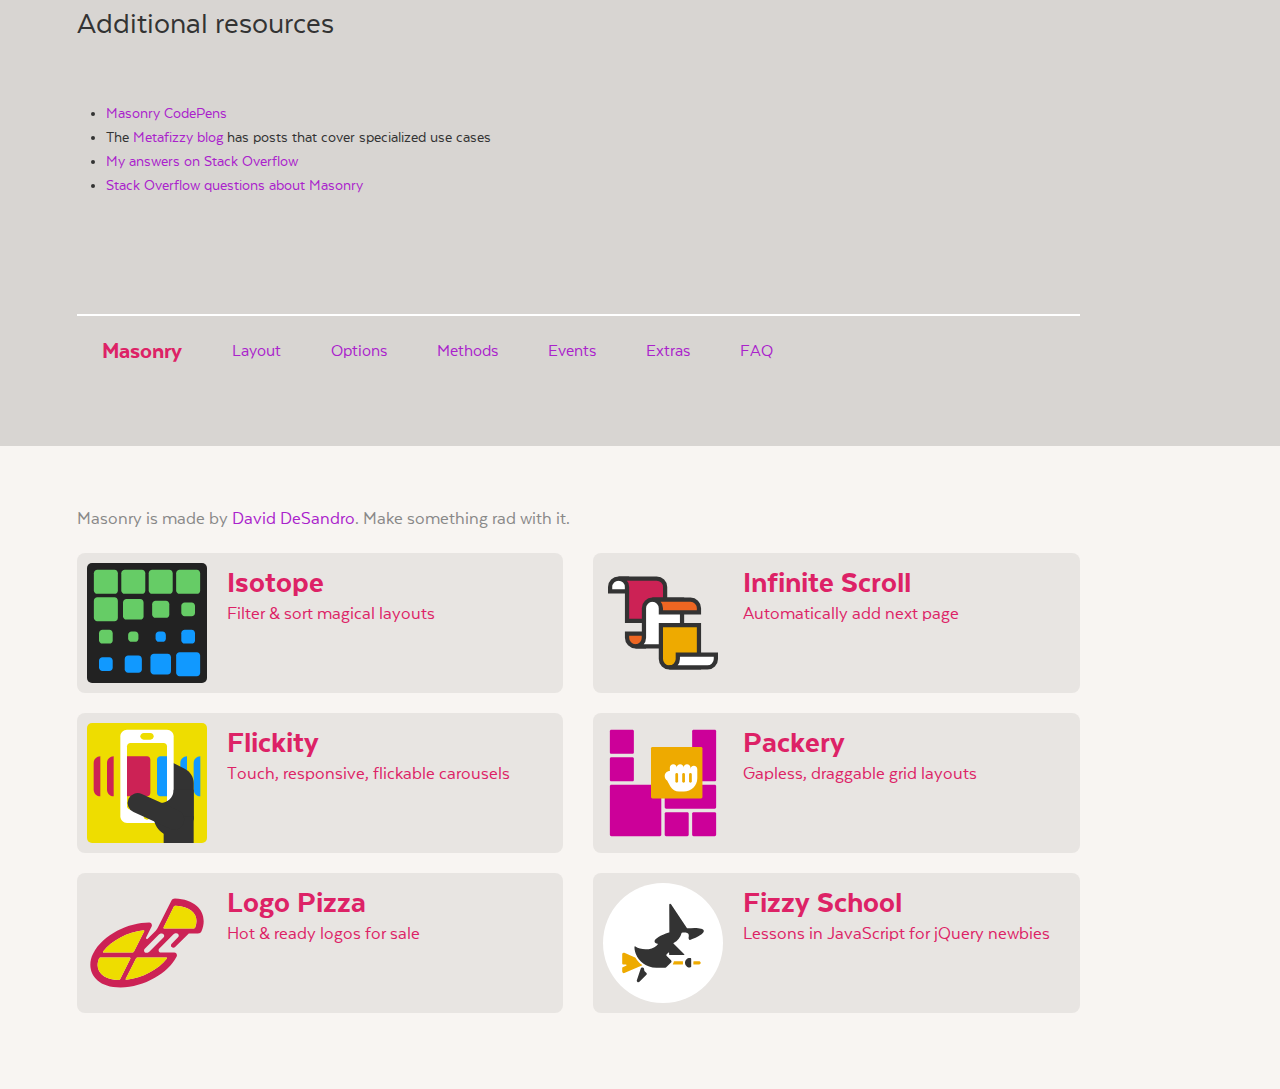
<file: venders/masonry-docs/extras.html>
<!doctype html>
<html class="export" lang="en">
<head>
  <meta charset="utf-8">
  <meta http-equiv="X-UA-Compatible" content="IE=edge,chrome=1">
  <meta name="viewport" content="width=device-width">
  <meta name="description" content="Cascading grid layout library">

  <title>Masonry &#xB7; Extras</title>

    <link rel="stylesheet" href="css/masonry-docs.css?3" media="screen">

</head>
<body class="page--" data-page="">


  <div class="site-nav">
    <div class="container">
      <ol class="site-nav__list">
        <li class="site-nav__item site-nav__item--homepage">
          <a href=".">Masonry</a></li>
        <li class="site-nav__item site-nav__item--layout">
          <a href="layout.html">Layout</a></li>
        <li class="site-nav__item site-nav__item--options">
          <a href="options.html">Options</a></li>
        <li class="site-nav__item site-nav__item--methods">
          <a href="methods.html">Methods</a></li>
        <li class="site-nav__item site-nav__item--events">
          <a href="events.html">Events</a></li>
        <li class="site-nav__item site-nav__item--extras">
          <a href="extras.html">Extras</a></li>
        <li class="site-nav__item site-nav__item--faq">
          <a href="faq.html">FAQ</a></li>
      </ol>
    </div>
  </div>


  <div id="content" class="content container">

      <h1>Extras</h1>

    <ul class="page-nav">
<li class="page-nav__item page-nav__item--h2"><a href="#extra-examples">Extra examples</a></li>
<li class="page-nav__item page-nav__item--h2"><a href="#module-loaders">Module loaders</a></li>
<li class="page-nav__item page-nav__item--h3"><a href="#webpack">Webpack</a></li>
<li class="page-nav__item page-nav__item--h3"><a href="#es6">ES6</a></li>
<li class="page-nav__item page-nav__item--h3"><a href="#browserify">Browserify</a></li>
<li class="page-nav__item page-nav__item--h3"><a href="#requirejs">RequireJS</a></li>
<li class="page-nav__item page-nav__item--h2"><a href="#bootstrap">Bootstrap</a></li>
<li class="page-nav__item page-nav__item--h2"><a href="#animating-item-size">Animating item size</a></li>
<li class="page-nav__item page-nav__item--h2"><a href="#web-fonts">Web fonts</a></li>
<li class="page-nav__item page-nav__item--h3"><a href="#typekit">Typekit</a></li>
<li class="page-nav__item page-nav__item--h2"><a href="#issues">Issues</a></li>
<li class="page-nav__item page-nav__item--h3"><a href="#reduced-test-cases">Reduced test cases</a></li>
<li class="page-nav__item page-nav__item--h3"><a href="#submitting-issues">Submitting issues</a></li>
<li class="page-nav__item page-nav__item--h2"><a href="#browser-support">Browser support</a></li>
<li class="page-nav__item page-nav__item--h2"><a href="#upgrading-from-v3">Upgrading from v3</a></li>
<li class="page-nav__item page-nav__item--h2"><a href="#additional-resources">Additional resources</a></li>
</ul>



<h2 id="extra-examples">Extra examples</h2>

<ul>
  <li><a href="https://codepen.io/desandro/pen/kwsJb">Iteratively reveal items after each image is loaded</a>. See <a href="https://github.com/desandro/masonry/issues/501#issuecomment-34583942">explanation on issue #501</a></li>
  <li><a href="https://codepen.io/desandro/pen/bqvLaZ/">Transition items up (instead of scale) with hiddenStyle and visibleStyle</a></li>
  <li><a href="https://codepen.io/desandro/pen/btHyq">Drag and drop in and out of Masonry</a> (sort of)</li>
</ul>


<h2 id="module-loaders">Module loaders</h2>


<h3 id="webpack">Webpack</h3>

<p>Install Masonry with npm.</p>

<pre><code class="bash">npm install masonry-layout
</code></pre>

<p>You can then <code>require(<span class="string">&apos;masonry-layout&apos;</span>)</code>.</p>

<pre><code class="js"><span class="comment">// main.js</span>
<span class="keyword">var</span> <span class="masonry_keyword">Masonry</span> = <span class="built_in">require</span>(<span class="string">&apos;masonry-layout&apos;</span>);

<span class="keyword">var</span> <span class="masonry_var">msnry</span> = <span class="keyword">new</span> <span class="masonry_keyword">Masonry</span>( <span class="string">&apos;.grid&apos;</span>, {
  <span class="comment">// options...</span>
});
</code></pre>

<p>Run webpack.</p>


<pre><code class="bash">webpack main.js bundle.js
</code></pre>

<p id="webpack-jquery">To use Masonry as a jQuery plugin with Webpack, you need to use <a href="https://www.npmjs.org/package/jquery-bridget">jQuery Bridget</a></p>

<pre><code class="bash">npm install jquery-bridget
</code></pre>

<pre><code class="js"><span class="keyword">var</span> $ = <span class="built_in">require</span>(<span class="string">&apos;jquery&apos;</span>);
<span class="keyword">var</span> jQueryBridget = <span class="built_in">require</span>(<span class="string">&apos;jquery-bridget&apos;</span>);
<span class="keyword">var</span> <span class="masonry_keyword">Masonry</span> = <span class="built_in">require</span>(<span class="string">&apos;masonry-layout&apos;</span>);
<span class="comment">// make Masonry a jQuery plugin</span>
jQueryBridget( <span class="string">&apos;masonry&apos;</span>, <span class="masonry_keyword">Masonry</span>, $ );
<span class="comment">// now you can use $().masonry()</span>
$(<span class="string">&apos;.grid&apos;</span>).masonry({
  <span class="attr">columnWidth</span>: <span class="number">80</span>
});
</code></pre>


<h3 id="es6">ES6</h3>

<p>To load Masonry with ES6 imports, install Masonry as a package.</p>

<pre><code>npm install masonry-layout
</code></pre>

<p>You can then import this package.</p>

<pre><code class="js"><span class="keyword">import</span> <span class="masonry_keyword">Masonry</span> <span class="keyword">from</span> <span class="string">&apos;masonry-layout&apos;</span>;

<span class="keyword">var</span> <span class="masonry_var">msnry</span> = <span class="keyword">new</span> <span class="masonry_keyword">Masonry</span>( <span class="string">&apos;.grid&apos;</span>, {...});
</code></pre>

<p>To use Masonry as a jQuery plugin with ES6, you need to load and call jQuery Bridget.</p>

<pre><code>npm install jquery
npm install jquery-bridget
</code></pre>

<pre><code class="js"><span class="keyword">import</span> $ <span class="keyword">from</span> <span class="string">&apos;jquery&apos;</span>;
<span class="keyword">import</span> jQueryBridget <span class="keyword">from</span> <span class="string">&apos;jquery-bridget&apos;</span>;
<span class="keyword">import</span> <span class="masonry_keyword">Masonry</span> <span class="keyword">from</span> <span class="string">&apos;masonry-layout&apos;</span>;

<span class="comment">// make Masonry a jQuery plugin</span>
jQueryBridget( <span class="string">&apos;masonry&apos;</span>, <span class="masonry_keyword">Masonry</span>, $ );

<span class="comment">// now you can use $().masonry()</span>
$(<span class="string">&apos;.grid&apos;</span>).masonry({
  <span class="attr">columnWidth</span>: <span class="number">200</span>,
});
</code></pre>


<h3 id="browserify">Browserify</h3>

<p>Masonry works with <a href="http://browserify.org">Browserify</a>. <a href="https://www.npmjs.org/package/masonry-layout">Install Masonry with npm</a>.</p>

<pre><code>npm install masonry-layout
</code></pre>

<pre><code class="js"><span class="keyword">var</span> <span class="masonry_keyword">Masonry</span> = <span class="built_in">require</span>(<span class="string">&apos;masonry-layout&apos;</span>);

<span class="keyword">var</span> <span class="masonry_var">msnry</span> = <span class="keyword">new</span> <span class="masonry_keyword">Masonry</span>( <span class="string">&apos;.grid&apos;</span>, {
  <span class="comment">// options...</span>
});
</code></pre>

<p id="browserify-jquery">To use Masonry as a jQuery plugin with Browserify, you need to use <a href="https://www.npmjs.org/package/jquery-bridget">jQuery Bridget</a></p>

<pre><code>npm install jquery
npm install jquery-bridget
</code></pre>

<pre><code class="js"><span class="keyword">var</span> $ = <span class="built_in">require</span>(<span class="string">&apos;jquery&apos;</span>);
<span class="keyword">var</span> jQueryBridget = <span class="built_in">require</span>(<span class="string">&apos;jquery-bridget&apos;</span>);
<span class="keyword">var</span> <span class="masonry_keyword">Masonry</span> = <span class="built_in">require</span>(<span class="string">&apos;masonry-layout&apos;</span>);

<span class="comment">// make Masonry a jQuery plugin</span>
jQueryBridget( <span class="string">&apos;masonry&apos;</span>, <span class="masonry_keyword">Masonry</span>, $ );

<span class="comment">// now you can use $().masonry()</span>
$(<span class="string">&apos;.grid&apos;</span>).masonry({
  <span class="attr">columnWidth</span>: <span class="number">200</span>,
});
</code></pre>



<h3 id="requirejs">RequireJS</h3>

<p>Masonry supports <a href="https://requirejs.org">RequireJS</a>.</p>

<p>You can require <a href="masonry.pkgd.js">masonry.pkgd.js</a>.</p>

<pre><code class="js">requirejs( [
  <span class="string">&apos;path/to/masonry.pkgd.js&apos;</span>,
], <span class="function"><span class="keyword">function</span>(<span class="params"> Masonry </span>) </span>{
  <span class="keyword">new</span> <span class="masonry_keyword">Masonry</span>( <span class="string">&apos;.grid&apos;</span>, {...});
});
</code></pre>

<p id="requirejs-pkgd-jquery">To use Masonry as a jQuery plugin with RequireJS and masonry.pkgd.js, you need to use jQuery Bridget.</p>


<pre><code class="js"><span class="comment">// require the require function</span>
requirejs( [ <span class="string">&apos;require&apos;</span>, <span class="string">&apos;jquery&apos;</span>, <span class="string">&apos;path/to/masonry.pkgd.js&apos;</span> ],
  <span class="function"><span class="keyword">function</span>(<span class="params"> require, $, Masonry </span>) </span>{
    <span class="comment">// require jquery-bridget, it&apos;s included in masonry.pkgd.js</span>
    <span class="built_in">require</span>( [ <span class="string">&apos;jquery-bridget/jquery-bridget&apos;</span> ],
    <span class="function"><span class="keyword">function</span>(<span class="params"> jQueryBridget </span>) </span>{
      <span class="comment">// make Masonry a jQuery plugin</span>
      jQueryBridget( <span class="string">&apos;masonry&apos;</span>, <span class="masonry_keyword">Masonry</span>, $ );
      <span class="comment">// now you can use $().masonry()</span>
      $(<span class="string">&apos;.grid&apos;</span>).masonry({...});
    }
  );
});
</code></pre>

<p id="requirejs-bower">Or, you can manage dependencies with npm or Bower. Set <a href="https://requirejs.org/docs/api.html#config-baseUrl">baseUrl</a> to the packages folder and set a config path for all your application code.</p>

<pre><code class="js">requirejs.config({
  <span class="attr">baseUrl</span>: <span class="string">&apos;node_modules/&apos;</span>,
  <span class="attr">paths</span>: {
    <span class="attr">app</span>: <span class="string">&apos;../&apos;</span>
  }
});

requirejs( [
  <span class="string">&apos;masonry/masonry&apos;</span>,
  <span class="string">&apos;app/my-component.js&apos;</span>
], <span class="function"><span class="keyword">function</span>(<span class="params"> Masonry, myComp </span>) </span>{
  <span class="keyword">new</span> <span class="masonry_keyword">Masonry</span>( <span class="string">&apos;.grid&apos;</span>, {...});
});
</code></pre>

<p>To use Masonry as a jQuery plugin with RequireJS and a package manager, you need to install and call <a href="https://github.com/desandro/jquery-bridget">jQuery Bridget</a>.</p>

<pre><code class="js">requirejs.config({
  <span class="attr">baseUrl</span>: <span class="string">&apos;../node_modules&apos;</span>,
  <span class="attr">paths</span>: {
    <span class="attr">jquery</span>: <span class="string">&apos;jquery/jquery&apos;</span>
  }
});

requirejs( [
    <span class="string">&apos;jquery&apos;</span>,
    <span class="string">&apos;masonry/masonry&apos;</span>,
    <span class="string">&apos;jquery-bridget/jquery-bridget&apos;</span>
  ],
  <span class="function"><span class="keyword">function</span>(<span class="params"> $, Masonry, jQueryBridget </span>) </span>{
    <span class="comment">// make Masonry a jQuery plugin</span>
    jQueryBridget( <span class="string">&apos;masonry&apos;</span>, <span class="masonry_keyword">Masonry</span>, $ );
    <span class="comment">// now you can use $().masonry()</span>
    $(<span class="string">&apos;.grid&apos;</span>).masonry({...});
});
</code></pre>



<h2 id="bootstrap">Bootstrap</h2>

<p>You can use Masonry layouts with <a href="https://getbootstrap.com/docs/3.4/css/#grid">Bootstrap grid system</a>. This example will display a fluid grid of 3 columns, using <code>col-xs-4</code> as <code>columnWidth</code>.</p>

<div class="example">
  <div class="example__code">
<pre><code class="html"><span class="tag">&lt;<span class="name">div</span> <span class="attr">class</span>=<span class="string">&quot;container-fluid&quot;</span>&gt;</span>
  <span class="comment">&lt;!-- add extra container element for Masonry --&gt;</span>
  <span class="tag">&lt;<span class="name">div</span> <span class="attr">class</span>=<span class="string">&quot;grid&quot;</span>&gt;</span>
    <span class="comment">&lt;!-- add sizing element for columnWidth --&gt;</span>
    <span class="tag">&lt;<span class="name">div</span> <span class="attr">class</span>=<span class="string">&quot;grid-sizer col-xs-4&quot;</span>&gt;</span><span class="tag">&lt;/<span class="name">div</span>&gt;</span>
    <span class="comment">&lt;!-- items use Bootstrap .col- classes --&gt;</span>
    <span class="tag">&lt;<span class="name">div</span> <span class="attr">class</span>=<span class="string">&quot;grid-item col-xs-8&quot;</span>&gt;</span>
      <span class="comment">&lt;!-- wrap item content in its own element --&gt;</span>
      <span class="tag">&lt;<span class="name">div</span> <span class="attr">class</span>=<span class="string">&quot;grid-item-content&quot;</span>&gt;</span>...<span class="tag">&lt;/<span class="name">div</span>&gt;</span>
    <span class="tag">&lt;/<span class="name">div</span>&gt;</span>
    <span class="tag">&lt;<span class="name">div</span> <span class="attr">class</span>=<span class="string">&quot;grid-item col-xs-4&quot;</span>&gt;</span>
      <span class="tag">&lt;<span class="name">div</span> <span class="attr">class</span>=<span class="string">&quot;grid-item-content&quot;</span>&gt;</span>...<span class="tag">&lt;/<span class="name">div</span>&gt;</span>
    <span class="tag">&lt;/<span class="name">div</span>&gt;</span>
    ...
  <span class="tag">&lt;/<span class="name">div</span>&gt;</span>
<span class="tag">&lt;/<span class="name">div</span>&gt;</span>
</code></pre>

<pre><code class="js">$(<span class="string">&apos;.grid&apos;</span>).masonry({
  <span class="attr">itemSelector</span>: <span class="string">&apos;.grid-item&apos;</span>, <span class="comment">// use a separate class for itemSelector, other than .col-</span>
  columnWidth: <span class="string">&apos;.grid-sizer&apos;</span>,
  <span class="attr">percentPosition</span>: <span class="literal">true</span>
});
</code></pre>
  </div>
  <div class="example__demo">
  
    <div class="bootstrap-3__container-fluid">
      <div class="grid js-masonry" data-masonry-options="{ &quot;itemSelector&quot;: &quot;.bootstrap-3__grid-item&quot;, &quot;columnWidth&quot;: &quot;.grid-sizer&quot;, &quot;percentPosition&quot;: true }">
        <div class="grid-sizer bootstrap-3__col-xs-4"></div>
        <div class="bootstrap-3__grid-item bootstrap-3__col-xs-8">
          <div class="bootstrap-3__grid-item-content"></div>
        </div>
        <div class="bootstrap-3__grid-item bootstrap-3__col-xs-4">
          <div class="bootstrap-3__grid-item-content"></div>
        </div>
        <div class="bootstrap-3__grid-item bootstrap-3__col-xs-4">
          <div class="bootstrap-3__grid-item-content bootstrap-3__grid-item-content--height2"></div>
        </div>
        <div class="bootstrap-3__grid-item bootstrap-3__col-xs-8">
          <div class="bootstrap-3__grid-item-content"></div>
        </div>
        <div class="bootstrap-3__grid-item bootstrap-3__col-xs-4">
          <div class="bootstrap-3__grid-item-content bootstrap-3__grid-item-content--height2"></div>
        </div>
        <div class="bootstrap-3__grid-item bootstrap-3__col-xs-4">
          <div class="bootstrap-3__grid-item-content"></div>
        </div>
        <div class="bootstrap-3__grid-item bootstrap-3__col-xs-4">
          <div class="bootstrap-3__grid-item-content"></div>
        </div>
      </div>
  
    </div>
  
    <p class="edit-demo">
        <a href="https://codepen.io/desandro/pen/eJJEXd">Edit this demo on CodePen</a>
    </p>
  </div>
</div>

<p>Use multiple <code>.col-</code> classes on item elements to use Bootstrap&#x2019;s grid media queries to responsively change column sizes. This example will use 2, then 3, then 4 columns at different screen sizes.</p>

<div class="example">
  <div class="example__code">
<pre><code class="html"><span class="tag">&lt;<span class="name">div</span> <span class="attr">class</span>=<span class="string">&quot;container-fluid&quot;</span>&gt;</span>
  <span class="tag">&lt;<span class="name">div</span> <span class="attr">class</span>=<span class="string">&quot;grid&quot;</span>&gt;</span>
    <span class="comment">&lt;!-- 2 col grid @ xs, 3 col grid @ sm, 4 col grid @ md --&gt;</span>
    <span class="tag">&lt;<span class="name">div</span> <span class="attr">class</span>=<span class="string">&quot;grid-sizer col-xs-6 col-sm-4 col-md-3&quot;</span>&gt;</span><span class="tag">&lt;/<span class="name">div</span>&gt;</span>
    <span class="comment">&lt;!-- 1 col @ xs, 2 col @ sm, 2 col @ md --&gt;</span>
    <span class="tag">&lt;<span class="name">div</span> <span class="attr">class</span>=<span class="string">&quot;grid-item col-xs-6 col-sm-8 col-md-6&quot;</span>&gt;</span>
      <span class="tag">&lt;<span class="name">div</span> <span class="attr">class</span>=<span class="string">&quot;grid-item-content&quot;</span>&gt;</span>...<span class="tag">&lt;/<span class="name">div</span>&gt;</span>
    <span class="tag">&lt;/<span class="name">div</span>&gt;</span>
    <span class="comment">&lt;!-- 1 col @ xs, 1 col @ sm, 1 col @ md --&gt;</span>
    <span class="tag">&lt;<span class="name">div</span> <span class="attr">class</span>=<span class="string">&quot;grid-item col-xs-6 col-sm-4 col-md-3&quot;</span>&gt;</span>
      <span class="tag">&lt;<span class="name">div</span> <span class="attr">class</span>=<span class="string">&quot;grid-item-content&quot;</span>&gt;</span>...<span class="tag">&lt;/<span class="name">div</span>&gt;</span>
    <span class="tag">&lt;/<span class="name">div</span>&gt;</span>
    ...
  <span class="tag">&lt;/<span class="name">div</span>&gt;</span>
<span class="tag">&lt;/<span class="name">div</span>&gt;</span>
</code></pre>
  </div>
  <div class="example__demo">
  
    <div class="bootstrap-3__container-fluid">
      <div class="grid js-masonry" data-masonry-options="{ &quot;itemSelector&quot;: &quot;.bootstrap-3__grid-item&quot;, &quot;columnWidth&quot;: &quot;.grid-sizer&quot;, &quot;percentPosition&quot;: true }">
        <div class="grid-sizer bootstrap-3__col-xs-6 bootstrap-3__col-sm-4 bootstrap-3__col-md-3"></div>
        <div class="bootstrap-3__grid-item bootstrap-3__col-xs-6 bootstrap-3__col-sm-8 bootstrap-3__col-md-6">
          <div class="bootstrap-3__grid-item-content"></div>
        </div>
        <div class="bootstrap-3__grid-item bootstrap-3__col-xs-6 bootstrap-3__col-sm-4 bootstrap-3__col-md-3">
          <div class="bootstrap-3__grid-item-content"></div>
        </div>
        <div class="bootstrap-3__grid-item bootstrap-3__col-xs-6 bootstrap-3__col-sm-4 bootstrap-3__col-md-3">
          <div class="bootstrap-3__grid-item-content bootstrap-3__grid-item-content--height2"></div>
        </div>
        <div class="bootstrap-3__grid-item bootstrap-3__col-xs-6 bootstrap-3__col-sm-8 bootstrap-3__col-md-6">
          <div class="bootstrap-3__grid-item-content"></div>
        </div>
        <div class="bootstrap-3__grid-item bootstrap-3__col-xs-6 bootstrap-3__col-sm-4 bootstrap-3__col-md-3">
          <div class="bootstrap-3__grid-item-content bootstrap-3__grid-item-content--height2"></div>
        </div>
        <div class="bootstrap-3__grid-item bootstrap-3__col-xs-6 bootstrap-3__col-sm-4 bootstrap-3__col-md-3">
          <div class="bootstrap-3__grid-item-content"></div>
        </div>
        <div class="bootstrap-3__grid-item bootstrap-3__col-xs-6 bootstrap-3__col-sm-4 bootstrap-3__col-md-3">
          <div class="bootstrap-3__grid-item-content"></div>
        </div>
      </div>
  
    </div>
  
    <p class="edit-demo">
        <a href="https://codepen.io/desandro/pen/vLLeJM">Edit this demo on CodePen</a>
    </p>
  </div>
</div>


<h2 id="animating-item-size">Animating item size</h2>

<p>You cannot transition or animate the size of an item element <em>and</em> properly lay out. But there is a trick &#x2014; you can animate a child element of the item element.</p>

<div class="duo example">
  <div class="duo__cell example__code">
<pre><code class="html"><span class="tag">&lt;<span class="name">div</span> <span class="attr">class</span>=<span class="string">&quot;grid&quot;</span>&gt;</span>
  <span class="comment">&lt;!-- items have grid-item-content child elements --&gt;</span>
  <span class="tag">&lt;<span class="name">div</span> <span class="attr">class</span>=<span class="string">&quot;grid-item&quot;</span>&gt;</span>
    <span class="tag">&lt;<span class="name">div</span> <span class="attr">class</span>=<span class="string">&quot;grid-item-content&quot;</span>&gt;</span><span class="tag">&lt;/<span class="name">div</span>&gt;</span>
  <span class="tag">&lt;/<span class="name">div</span>&gt;</span>
  ...
</code></pre>

<pre><code class="css"><span class="comment">/* item is invisible, but used for layout
item-content is visible, and transitions size */</span>
<span class="selector-class">.grid-item</span>,
<span class="selector-class">.grid-item-content</span> {
  <span class="attribute">width</span>: <span class="number">60px</span>;
  <span class="attribute">height</span>: <span class="number">60px</span>;
}
<span class="selector-class">.grid-item-content</span> {
  <span class="attribute">background</span>: <span class="number">#09D</span>;
  <span class="attribute">transition</span>: width <span class="number">0.4s</span>, height <span class="number">0.4s</span>;
}

<span class="comment">/* both item and item content change size */</span>
<span class="selector-class">.grid-item</span><span class="selector-class">.is-expanded</span>,
<span class="selector-class">.grid-item</span><span class="selector-class">.is-expanded</span> <span class="selector-class">.grid-item-content</span> {
  <span class="attribute">width</span>: <span class="number">180px</span>;
  <span class="attribute">height</span>: <span class="number">120px</span>;
}
</code></pre>
  </div>
  <div class="duo__cell example__demo" data-js="animate-item-size">
    <p class="instruction">Click to item to toggle size</p>
    <div class="grid">
      <div class="animate-item-size-item">
        <div class="animate-item-size-item__content"></div>
      </div>
      <div class="animate-item-size-item">
        <div class="animate-item-size-item__content"></div>
      </div>
      <div class="animate-item-size-item">
        <div class="animate-item-size-item__content"></div>
      </div>
      <div class="animate-item-size-item">
        <div class="animate-item-size-item__content"></div>
      </div>
      <div class="animate-item-size-item">
        <div class="animate-item-size-item__content"></div>
      </div>
      <div class="animate-item-size-item">
        <div class="animate-item-size-item__content"></div>
      </div>
      <div class="animate-item-size-item">
        <div class="animate-item-size-item__content"></div>
      </div>
      <div class="animate-item-size-item">
        <div class="animate-item-size-item__content"></div>
      </div>
      <div class="animate-item-size-item">
        <div class="animate-item-size-item__content"></div>
      </div>
      <div class="animate-item-size-item">
        <div class="animate-item-size-item__content"></div>
      </div>
      <div class="animate-item-size-item">
        <div class="animate-item-size-item__content"></div>
      </div>
      <div class="animate-item-size-item">
        <div class="animate-item-size-item__content"></div>
      </div>
      <div class="animate-item-size-item">
        <div class="animate-item-size-item__content"></div>
      </div>
      <div class="animate-item-size-item">
        <div class="animate-item-size-item__content"></div>
      </div>
      <div class="animate-item-size-item">
        <div class="animate-item-size-item__content"></div>
      </div>
    </div>
    <p class="edit-demo">
        <a href="https://codepen.io/desandro/pen/daKBo">Edit this demo</a>
        or <a href="https://codepen.io/desandro/pen/ILbJy">vanilla JS demo</a> on CodePen
    </p>
  </div>
</div>

<p>This technique works on items with responsive, percentage widths. Although, it does require a bit more JS. <a href="https://codepen.io/desandro/pen/jGJKL">Check out the example on CodePen</a> to see how it&#x2019;s done.</p>

<div class="duo example">
  <div class="duo__cell example__code">
<pre><code class="css"><span class="selector-class">.grid-item</span> {
  <span class="attribute">width</span>: <span class="number">20%</span>;
  <span class="attribute">height</span>: <span class="number">60px</span>;
}

<span class="selector-class">.grid-item-content</span> {
  <span class="attribute">width</span>:  <span class="number">100%</span>;
  <span class="attribute">height</span>: <span class="number">100%</span>;
  <span class="attribute">background</span>: <span class="number">#09D</span>;
  <span class="attribute">transition</span>: width <span class="number">0.4s</span>, height <span class="number">0.4s</span>;
}
<span class="comment">/* item has expanded size */</span>
<span class="selector-class">.grid-item</span><span class="selector-class">.is-expanded</span> {
  <span class="attribute">width</span>: <span class="number">60%</span>;
  <span class="attribute">height</span>: <span class="number">120px</span>;
}
</code></pre>
  </div>
  <div class="duo__cell example__demo" data-js="animate-item-size-responsive">
    <p class="instruction">Click to item to toggle size</p>
    <div class="grid grid--animate-item-size-responsive">
      <div class="grid-sizer"></div>
      <div class="animate-item-size-item">
        <div class="animate-item-size-item__content"></div>
      </div>
      <div class="animate-item-size-item">
        <div class="animate-item-size-item__content"></div>
      </div>
      <div class="animate-item-size-item">
        <div class="animate-item-size-item__content"></div>
      </div>
      <div class="animate-item-size-item">
        <div class="animate-item-size-item__content"></div>
      </div>
      <div class="animate-item-size-item">
        <div class="animate-item-size-item__content"></div>
      </div>
      <div class="animate-item-size-item">
        <div class="animate-item-size-item__content"></div>
      </div>
      <div class="animate-item-size-item">
        <div class="animate-item-size-item__content"></div>
      </div>
      <div class="animate-item-size-item">
        <div class="animate-item-size-item__content"></div>
      </div>
      <div class="animate-item-size-item">
        <div class="animate-item-size-item__content"></div>
      </div>
      <div class="animate-item-size-item">
        <div class="animate-item-size-item__content"></div>
      </div>
      <div class="animate-item-size-item">
        <div class="animate-item-size-item__content"></div>
      </div>
      <div class="animate-item-size-item">
        <div class="animate-item-size-item__content"></div>
      </div>
      <div class="animate-item-size-item">
        <div class="animate-item-size-item__content"></div>
      </div>
      <div class="animate-item-size-item">
        <div class="animate-item-size-item__content"></div>
      </div>
      <div class="animate-item-size-item">
        <div class="animate-item-size-item__content"></div>
      </div>
    </div>
    <p class="edit-demo">
        <a href="https://codepen.io/desandro/pen/JFpIB">Edit this demo</a>
        or <a href="https://codepen.io/desandro/pen/BnCqy">vanilla JS demo</a> on CodePen
    </p>
  </div>

</div>


<h2 id="web-fonts">Web fonts</h2>

<p>Like images, unloaded web fonts can throw off Masonry. To resolve this, trigger <a href="methods.html#layout"><code>layout</code></a> after fonts have been loaded. Both Typekit and Google WebFont Loader provide font events to control scripts based on how fonts are loaded.</p>

<ul>
  <li><a href="https://blog.typekit.com/2010/10/18/more-control-with-typekits-font-events/">Typekit font events</a></li>
  <li><a href="https://developers.google.com/webfonts/docs/webfont_loader#Events">Google WebFont Loader: Events</a></li>
</ul>

<h3 id="typekit">Typekit</h3>

<p>Try the script below when using Masonry on a page with Typekit. This will trigger Masonry when the document is ready and again when fonts have loaded. Be sure to remove Typekit&#x2019;s default script, <code>try{Typekit.load();}catch(e){}</code>.</p>

<pre><code class="js"><span class="keyword">var</span> <span class="masonry_var">msnry</span>;

<span class="function"><span class="keyword">function</span> <span class="title">triggerMasonry</span>(<span class="params"></span>) </span>{
  <span class="comment">// don&apos;t proceed if masonry has not been initialized</span>
  <span class="keyword">if</span> ( !<span class="masonry_var">msnry</span> ) {
    <span class="keyword">return</span>;
  }
  <span class="masonry_var">msnry</span>.layout();
}
<span class="comment">// initialize masonry on document ready</span>
docReady( <span class="function"><span class="keyword">function</span>(<span class="params"></span>) </span>{
  <span class="keyword">var</span> container = <span class="built_in">document</span>.querySelector(<span class="string">&apos;.grid&apos;</span>);
  <span class="masonry_var">msnry</span> = <span class="keyword">new</span> <span class="masonry_keyword">Masonry</span>( container, {
    <span class="comment">// options...</span>
  });
});
<span class="comment">// trigger masonry when fonts have loaded</span>
Typekit.load({
  <span class="attr">active</span>: triggerMasonry,
  <span class="attr">inactive</span>: triggerMasonry
});
</code></pre>

<pre><code class="js"><span class="comment">// or with jQuery</span>
<span class="keyword">var</span> <span class="jquery_var">$grid</span>;

<span class="function"><span class="keyword">function</span> <span class="title">triggerMasonry</span>(<span class="params"></span>) </span>{
  <span class="comment">// don&apos;t proceed if $grid has not been selected</span>
  <span class="keyword">if</span> ( !<span class="jquery_var">$grid</span> ) {
    <span class="keyword">return</span>;
  }
  <span class="comment">// init Masonry</span>
  <span class="jquery_var">$grid</span>.masonry({
    <span class="comment">// options...</span>
  });
}
<span class="comment">// trigger masonry on document ready</span>
$(<span class="function"><span class="keyword">function</span>(<span class="params"></span>)</span>{
  <span class="jquery_var">$grid</span> = $(<span class="string">&apos;.grid&apos;</span>);
  triggerMasonry();
});
<span class="comment">// trigger masonry when fonts have loaded</span>
Typekit.load({
  <span class="attr">active</span>: triggerMasonry,
  <span class="attr">inactive</span>: triggerMasonry
});
</code></pre>


<h2 id="issues">Issues</h2>

<h3 id="reduced-test-cases">Reduced test cases</h3>

<p>Creating a reduced test case is the best way to debug problems and report issues. Read <a href="https://css-tricks.com/reduced-test-cases/">CSS Tricks</a> on why they&#x2019;re so great.</p>

<p>Create a reduced test case for Masonry by forking any one of the <a href="https://codepen.io/desandro/tag/masonry-docs">CodePen demos</a> from these docs.</p>

<ul>
  <li>A reduced test case clearly demonstrates the bug or issue.</li>
  <li>It contains the bare minimum HTML, CSS, and JavaScript required to demonstrate the bug.</li>
  <li>A link to your production site is <b>not</b> a reduced test case.</li>
</ul>

<p>Creating a reduced test case is the best way to get your issue addressed. They help you point out the problem. They help us debug the problem. They help others understand the problem.</p>


<h3 id="submitting-issues">Submitting issues</h3>

<p>Report <a href="https://github.com/desandro/masonry/issues/">issues on GitHub</a>. Make sure to include a <strong>reduced test case</strong>. Without a reduced test case, your issue may be closed.</p>


<h2 id="browser-support">Browser support</h2>

<p>Masonry v4 supports IE10+, Android 4+, Safari for iOS 5+, Firefox 16+, and Chrome 12+.</p>

<p>For IE8+ and Android 2.3 support, try <a href="https://masonry.desandro.com/v3">Masonry v3</a>.</p>


<h2 id="upgrading-from-v3">Upgrading from v3</h2>

<p>Masonry v4 dropped browser support for IE8, IE9, and Android 2.3. All options, methods, and code for Masonry v3 is backwards compatibile with Masonry v4.</p>

<ul>
  <li><code>isOptionName</code> options renamed to <code>optionName</code>. Masonry v4 is backwards compatible with the old <code>isOptionName</code> options.
    <ul>
      <li><a href="options.html#fitwidth"><code>isFitWidth</code> &#x2192; <code>fitWidth</code></a></li>
      <li><a href="options.html#originleft"><code>isOriginLeft</code> &#x2192; <code>originLeft</code></a></li>
      <li><a href="options.html#origintop"><code>isOriginTop</code> &#x2192; <code>originTop</code></a></li>
      <li><a href="options.html#resize"><code>isResizeBound</code> &#x2192; <code>resize</code></a></li>
      <li><a href="options.html#initlayout"><code>isInitLayout</code> &#x2192; <code>initLayout</code></a></li>
    </ul>
  </li>
  <li><a href=".#initialize-in-html">HTML initialization</a> can be done with <code>data-masonry</code>.  Masonry v4 is backwards compatible with previous code: <code>js-masonry</code> class and <code>data-masonry-options</code>  attribute.</li>
  <li>IE8 helper dependencies removed: eventie, get-style-property, doc-ready</li>
  <li><code>jquery-bridget/jquery.bridget</code> path renamed to <code>jquery-bridget/jquery-bridget</code></li>
</ul>


<h2 id="additional-resources">Additional resources</h2>

<ul>
  <li><a href="https://codepen.io/desandro/tag/masonry/">Masonry CodePens</a></li>
  <li>The <a href="https://metafizzy.co/blog/">Metafizzy blog</a> has posts that cover specialized use cases</li>
  <li><a href="https://stackoverflow.com/users/182183/desandro?tab=answers">My answers on Stack Overflow</a></li>
  <li><a href="https://stackoverflow.com/search?q=masonry">Stack Overflow questions about Masonry</a></li>
</ul>



  </div>

  <div class="site-nav">
    <div class="container">
      <ol class="site-nav__list">
        <li class="site-nav__item site-nav__item--homepage">
          <a href=".">Masonry</a></li>
        <li class="site-nav__item site-nav__item--layout">
          <a href="layout.html">Layout</a></li>
        <li class="site-nav__item site-nav__item--options">
          <a href="options.html">Options</a></li>
        <li class="site-nav__item site-nav__item--methods">
          <a href="methods.html">Methods</a></li>
        <li class="site-nav__item site-nav__item--events">
          <a href="events.html">Events</a></li>
        <li class="site-nav__item site-nav__item--extras">
          <a href="extras.html">Extras</a></li>
        <li class="site-nav__item site-nav__item--faq">
          <a href="faq.html">FAQ</a></li>
      </ol>
    </div>
  </div>

  <div class="site-footer">
    <div class="container">
  
      <p class="site-footer__copy">
        Masonry is made by <a href="https://desandro.com">David DeSandro</a>.
        Make something rad with it.
      </p>
  
      <div class="showcase">
      
        <ul class="showcase-item-list">
            <li class="showcase-item">
              <a class="showcase-item__link" href="https://isotope.metafizzy.co">
                <div class="showcase-item__image">
                    <svg class="isotope-illo" xmlns="http://www.w3.org/2000/svg" viewbox="0 0 350 350" width="100" height="100">
                      <path class="isotope-illo__color1" fill="#6C6" d="M80 170H30c-6 0-10-5-10-10v-50c0-6 5-10 10-10h50c6 0 10 5 10 10v50C90 166 86 170 80 170z"/>
                      <path class="isotope-illo__color1" fill="#6C6" d="M80 90H30c-6 0-10-5-10-10V30c0-6 5-10 10-10h50c6 0 10 5 10 10v50C90 86 86 90 80 90z"/>
                      <path class="isotope-illo__color1" fill="#6C6" d="M160 90h-50c-6 0-10-5-10-10V30c0-6 5-10 10-10h50c6 0 10 5 10 10v50C170 86 166 90 160 90z"/>
                      <path class="isotope-illo__color1" fill="#6C6" d="M240 90h-50c-6 0-10-5-10-10V30c0-6 5-10 10-10h50c6 0 10 5 10 10v50C250 86 246 90 240 90z"/>
                      <path class="isotope-illo__color1" fill="#6C6" d="M320 90h-50c-6 0-10-5-10-10V30c0-6 5-10 10-10h50c6 0 10 5 10 10v50C330 86 326 90 320 90z"/>
                      <path class="isotope-illo__color1" fill="#6C6" d="M155 165h-40c-6 0-10-5-10-10v-40c0-6 5-10 10-10h40c6 0 10 5 10 10v40 C165 161 161 165 155 165z"/>
                      <path class="isotope-illo__color1" fill="#6C6" d="M230 160h-30c-6 0-10-5-10-10v-30c0-6 5-10 10-10h30c6 0 10 5 10 10v30 C240 156 236 160 230 160z"/>
                      <path class="isotope-illo__color1" fill="#6C6" d="M305 155h-20c-6 0-10-5-10-10v-20c0-6 5-10 10-10h20c6 0 10 5 10 10v20 C315 151 311 155 305 155z"/>
                      <path class="isotope-illo__color1" fill="#6C6" d="M65 235H45c-6 0-10-5-10-10v-20c0-6 5-10 10-10h20c6 0 10 5 10 10v20C75 231 71 235 65 235z"/>
                      <path class="isotope-illo__color1" fill="#6C6" d="M140 230h-10c-6 0-10-5-10-10v-10c0-6 5-10 10-10h10c6 0 10 5 10 10v10 C150 226 146 230 140 230z"/>
                      <path class="isotope-illo__color2" fill="#19F" d="M305 235h-20c-6 0-10-5-10-10v-20c0-6 5-10 10-10h20c6 0 10 5 10 10v20 C315 231 311 235 305 235z"/>
                      <path class="isotope-illo__color2" fill="#19F" d="M65 315H45c-6 0-10-5-10-10v-20c0-6 5-10 10-10h20c6 0 10 5 10 10v20C75 311 71 315 65 315z"/>
                      <path class="isotope-illo__color2" fill="#19F" d="M150 320h-30c-6 0-10-5-10-10v-30c0-6 5-10 10-10h30c6 0 10 5 10 10v30 C160 316 156 320 150 320z"/>
                      <path class="isotope-illo__color2" fill="#19F" d="M220 230h-10c-6 0-10-5-10-10v-10c0-6 5-10 10-10h10c6 0 10 5 10 10v10 C230 226 226 230 220 230z"/>
                      <path class="isotope-illo__color2" fill="#19F" d="M235 325h-40c-6 0-10-5-10-10v-40c0-6 5-10 10-10h40c6 0 10 5 10 10v40 C245 321 241 325 235 325z"/>
                      <path class="isotope-illo__color2" fill="#19F" d="M320 330h-50c-6 0-10-5-10-10v-50c0-6 5-10 10-10h50c6 0 10 5 10 10v50 C330 326 326 330 320 330z"/>
                    </svg>
                </div>
                <div class="showcase-item__text">
                  <h3 class="showcase-item__title">Isotope</h3>
                  <p class="showcase-item__description">Filter &amp; sort magical layouts</p>
                </div>
              </a>
            </li>
      
            <li class="showcase-item">
              <a class="showcase-item__link" href="https://infinite-scroll.com">
                <div class="showcase-item__image">
                    <svg class="infinite-scroll-illo" xmlns="http://www.w3.org/2000/svg" viewbox="0 0 520 520" width="200" height="200">
                      <path class="infinite-scroll-illo__page infinite-scroll-illo__page--back" d="M90,110H10V90c0-22,18-40,40-40h40V110z"/>
                      <path class="infinite-scroll-illo__page infinite-scroll-illo__page--front1" d="M270,90L270,90c0-22-18-40-40-40h0H50h0c22,0,40,18,40,40v0v0v160h180V90z"/>
                      <path class="infinite-scroll-illo__page infinite-scroll-illo__page--front2" d="M170,330v-20H90v20v0c0,22,18,40,40,40h0h40V330z"/>
                      <path class="infinite-scroll-illo__page infinite-scroll-illo__page--back" d="M350,150H210c-22,0-40,18-40,40v140v0c0,22-18,40-40,40h0h220V150z"/>
                      <path class="infinite-scroll-illo__page infinite-scroll-illo__page--front3" d="M430,470V270H250v160c0,22,18,40,40,40H430z"/>
                      <path class="infinite-scroll-illo__page infinite-scroll-illo__page--front2" d="M250,190v20h180v-20c0-22-18-40-40-40H210h0C232,150,250,168,250,190L250,190z"/>
                      <path class="infinite-scroll-illo__page infinite-scroll-illo__page--back" d="M330,410v20v0c0,22-18,40-40,40h0h180c22,0,40-18,40-40v-20H330z"/>
                    </svg>
                </div>
                <div class="showcase-item__text">
                  <h3 class="showcase-item__title">Infinite Scroll</h3>
                  <p class="showcase-item__description">Automatically add next page</p>
                </div>
              </a>
            </li>
      
            <li class="showcase-item">
              <a class="showcase-item__link" href="https://flickity.metafizzy.co">
                <div class="showcase-item__image">
                    <svg class="flickity-illo" xmlns="http://www.w3.org/2000/svg" viewbox="0 0 360 360" width="100" height="100">
                      <path class="flickity-illo__color1" fill="#19F" d="M300 220L300 220c-11 0-20-9-20-20v-80c0-11 9-20 20-20h0V220z"/>
                      <path class="flickity-illo__color1" fill="#19F" d="M340 220L340 220c-11 0-20-9-20-20v-80c0-11 9-20 20-20h0V220z"/>
                      <path class="flickity-illo__color2" fill="#333" d="M320 290V180c0-18-10-35-27-43L240 110v180H320z"/>
                      <path class="flickity-illo__color3" fill="white" d="M240 300H120c-11 0-20-9-20-20V40c0-11 9-20 20-20h120c11 0 20 9 20 20v240C260 291 251 300 240 300z"/>
                      <path class="flickity-illo__color4" fill="#ED0" d="M230 260H130c-6 0-10-5-10-10V70c0-6 5-10 10-10h100c6 0 10 5 10 10v180 C240 256 236 260 230 260z"/>
                      <path class="flickity-illo__color2" fill="#333" d="M260 200h60v81c0 32-26 59-59 59h0c-34 0-61-27-61-61V240h20 C242 240 260 222 260 200L260 200z"/>
                      <path class="flickity-illo__color5" fill="#C25" d="M180 220h-60V100h60c6 0 10 5 10 10v100C190 216 186 220 180 220z"/>
                      <path class="flickity-illo__color1" fill="#19F" d="M240 220h-20c-6 0-10-5-10-10V110c0-6 5-10 10-10h20V220z"/>
                      <rect class="flickity-illo__color2" fill="#333" x="230" y="280" width="90" height="80"/>
                      <circle class="flickity-illo__color4" fill="#ED0" cx="180" cy="280" r="10"/>
                      <line class="flickity-illo__thumb" stroke="#333" stroke-width="60" stroke-linecap="round" x1="262" y1="290" x2="152" y2="240"/>
                      <path class="flickity-illo__color4" fill="#ED0" d="M190 50h-20c-6 0-10-5-10-10v0c0-6 5-10 10-10h20c6 0 10 5 10 10v0C200 46 196 50 190 50z"/>
                      <path class="flickity-illo__color5" fill="#C25" d="M80 220L80 220c-11 0-20-9-20-20v-80c0-11 9-20 20-20h0V220z"/>
                      <path class="flickity-illo__color5" fill="#C25" d="M40 220L40 220c-11 0-20-9-20-20v-80c0-11 9-20 20-20h0V220z"/>
                    </svg>
                </div>
                <div class="showcase-item__text">
                  <h3 class="showcase-item__title">Flickity</h3>
                  <p class="showcase-item__description">Touch, responsive, flickable carousels</p>
                </div>
              </a>
            </li>
      
            <li class="showcase-item">
              <a class="showcase-item__link" href="https://packery.metafizzy.co">
                <div class="showcase-item__image">
                    <svg class="packery-illo" xmlns="http://www.w3.org/2000/svg" viewbox="0 0 700 700" width="100" height="100">
                      <path class="packery-illo__item" fill="#C09" d="M172 180H48c-4 0-8-4-8-8V48c0-4 4-8 8-8h124c4 0 8 4 8 8v124C180 176 176 180 172 180z"/>
                      <path class="packery-illo__item" fill="#C09" d="M172 340H48c-4 0-8-4-8-8V208c0-4 4-8 8-8h124c4 0 8 4 8 8v124C180 336 176 340 172 340z"/>
                      <path class="packery-illo__item" fill="#C09" d="M492 660H368c-4 0-8-4-8-8V528c0-4 4-8 8-8h124c4 0 8 4 8 8v124C500 656 496 660 492 660z"/>
                      <path class="packery-illo__item" fill="#C09" d="M652 660H528c-4 0-8-4-8-8V528c0-4 4-8 8-8h124c4 0 8 4 8 8v124C660 656 656 660 652 660z"/>
                      <path class="packery-illo__item" fill="#C09" d="M652 500H368c-4 0-8-4-8-8V368c0-4 4-8 8-8h284c4 0 8 4 8 8v124C660 496 656 500 652 500z"/>
                      <path class="packery-illo__item" fill="#C09" d="M332 660H48c-4 0-8-4-8-8V368c0-4 4-8 8-8h284c4 0 8 4 8 8v284C340 656 336 660 332 660z"/>
                      <path class="packery-illo__item" fill="#C09" d="M652 340H528c-4 0-8-4-8-8V48c0-4 4-8 8-8h124c4 0 8 4 8 8v284C660 336 656 340 652 340z"/>
                      <path class="packery-illo__draggie" fill="#EA0" d="M572 440H288c-4 0-8-4-8-8V148c0-4 4-8 8-8h284c4 0 8 4 8 8v284C580 436 576 440 572 440z"/>
                      <g>
                        <path class="packery-illo__hand" fill="white" d="M530 250c-11 0-20 9-20 20v-10c0-11-9-20-20-20s-20 9-20 20c0-11-9-20-20-20s-20 9-20 20c0-11-9-20-20-20
                          s-20 9-20 20v20c-17 0-30 13-30 30c0 11 6 20 14 25l19 35c10 18 30 30 51 30h28
                          c43 0 78-35 78-78V270C550 259 541 250 530 250z"/>
                        <line class="packery-illo__hand-line" stroke="#EA0" fill="none" stroke-width="16" stroke-linecap="round" x1="430" y1="300" x2="430" y2="340"/>
                        <line class="packery-illo__hand-line" stroke="#EA0" fill="none" stroke-width="16" stroke-linecap="round" x1="470" y1="300" x2="470" y2="340"/>
                        <line class="packery-illo__hand-line" stroke="#EA0" fill="none" stroke-width="16" stroke-linecap="round" x1="510" y1="300" x2="510" y2="340"/>
                      </g>
                    </svg>
                </div>
                <div class="showcase-item__text">
                  <h3 class="showcase-item__title">Packery</h3>
                  <p class="showcase-item__description">Gapless, draggable grid layouts</p>
                </div>
              </a>
            </li>
      
            <li class="showcase-item">
              <a class="showcase-item__link" href="http://logo.pizza">
                <div class="showcase-item__image">
                    <svg class="logo-pizza-illo" xmlns="http://www.w3.org/2000/svg" viewbox="0 0 700 700" width="100" height="100">
                      <path class="logo-pizza-illo__outline" fill="#C25" d="M513 91c-9-0-17 5-21 12l-80 160c-3 5-6 10-11 15l-47 47
                        c-5 5-12-1-9-7l32-64c5-11-2-23-14-23h-0c-121 0-268 70-327 180
                        C-9 497 35 609 196 609c138 0 279-85 327-180v0c5-11-2-23-14-23h-77c-13 0-19-15-10-24
                        l81-81c5-5 11-8 18-8l0 0c13 0 19 15 10 24L494 354c-6 6-6 14 0 20c3 3 6 4 10 4
                        c4 0 7-1 10-4l80-80h53c9 0 17-5 21-13C707 190 656 97 513 91z M334 281l-59 117
                        c-2 5-7 8-13 8H97c-4 0-6-4-3-7c49-64 143-114 236-124C333 275 335 278 334 281z
                         M70 441c2-4 6-7 10-7h168c4 0 7 4 5 8l-59 118c-2 4-6 6-11 6
                        C106 565 38 521 70 441z M466 441c-49 64-143 114-236 124c-3 0-6-3-4-6l59-117
                        c2-5 7-8 13-8h166C466 434 468 438 466 441z M446 318l-81 81c-5 5-11 8-18 8l0 0
                        c-13 0-19-15-10-24l81-81c5-5 11-8 18-8l0 0C449 294 455 309 446 318z M447 258L506 139
                        c2-4 6-7 11-6c101 7 140 60 114 126c-2 4-6 7-10 7H452C448 266 445 262 447 258z"/>
                      <path class="logo-pizza-illo__slice" fill="#ED0" d="M334 281l-59 117c-2 5-7 8-13 8H97c-4 0-6-4-3-7
                        c49-64 143-114 236-124C333 275 335 278 334 281z"/>
                      <path class="logo-pizza-illo__slice" fill="#ED0" d="M70 441c2-4 6-7 10-7h168c4 0 7 4 5 8l-59 118c-2 4-6 6-11 6
                        C106 565 38 521 70 441z"/>
                      <path class="logo-pizza-illo__slice" fill="#ED0" d="M466 441c-49 64-143 114-236 124c-3 0-6-3-4-6l59-117
                        c2-5 7-8 13-8h166C466 434 468 438 466 441z"/>
                      <path class="logo-pizza-illo__slice" fill="#ED0" d="M447 258L506 139c2-4 6-7 11-6c101 7 140 60 114 126c-2 4-6 7-10 7H452
                        C448 266 445 262 447 258z"/>
                    </svg>
                </div>
                <div class="showcase-item__text">
                  <h3 class="showcase-item__title">Logo Pizza</h3>
                  <p class="showcase-item__description">Hot &amp; ready logos for sale</p>
                </div>
              </a>
            </li>
      
            <li class="showcase-item">
              <a class="showcase-item__link" href="http://fizzy.school">
                <div class="showcase-item__image">
                    <svg class="witchie-logo" xmlns="http://www.w3.org/2000/svg" viewbox="0 0 1000 1000" width="200" height="200">
                      <circle class="witchie-logo__moon" fill="white" cx="500" cy="500" r="500"/>
                      <path class="witchie-logo__broom" fill="#EA0" d="M582 675a35 35 0 0 0 8-20 3 3 0 0 1 3-2h71a3 3 0 0 1 3 3 59 59 0 0 0 0 20 3 3 0 0 1-3 3h-79A3 3 0 0 1 582 675Zm219 4a13 13 0 0 0 13-14c-1-7-7-12-14-12h-44a3 3 0 0 0-3 3v21a3 3 0 0 0 3 3ZM299 660a203 203 0 0 1-27-36 8 8 0 0 0-4-3L178 582a13 13 0 0 0-18 12v77a8 8 0 0 0 8 8h22a5 5 0 0 1 2 10L164 703a8 8 0 0 0-4 7v28a13 13 0 0 0 18 12l146-63a3 3 0 0 0 1-5A197 197 0 0 1 299 660Z"/>
                      <path class="witchie-logo__dress" fill="#333" d="M326 705h4a13 13 0 0 1 13 13v8a13 13 0 0 0 4 9l13 13a13 13 0 0 1 0 19l-56 56c-10 10-26-0-22-13L314 714A13 13 0 0 1 326 705Zm397-79c-27 0-47 26-37 54 3 7 11 16 17 19a42 42 0 0 0 19 5 38 38 0 0 0 7-1 8 8 0 0 0 6-8v-62a8 8 0 0 0-6-8 38 38 0 0 0-7-1M840 397c-3-15-33-23-77-23a521 521 0 0 0-59 4 5 5 0 0 1-5-2L567 177a8 8 0 0 0-7-4 8 8 0 0 0-8 8l1 227a5 5 0 0 1-4 5c-74 24-123 55-119 76 2 8 11 14 26 18a3 3 0 0 1 1 4l-11 11c-20 20-56 30-92 30-31 0-63-8-84-23a5 5 0 0 0-3-1 5 5 0 0 0-5 5c0 78 68 173 183 173h75a10 10 0 0 0 7-3l38-38a16 16 0 0 0 0-23l-34-34a10 10 0 0 1 0-14l15-15a3 3 0 0 1 5 2v15a5 5 0 0 0 5 5H674a4 4 0 0 0 3-7l-90-90a3 3 0 0 1 1-4c34-19 59-49 67-84a3 3 0 0 1 2-2c6-1 12-1 17-1 22 0 37 5 39 14 1 6 3 11 2 17-5 17 1 31 8 31a6 6 0 0 0 2-0C797 448 845 419 840 397Z"/>
                    </svg>
                </div>
                <div class="showcase-item__text">
                  <h3 class="showcase-item__title">Fizzy School</h3>
                  <p class="showcase-item__description">Lessons in JavaScript for jQuery newbies</p>
                </div>
              </a>
            </li>
      
        </ul> 
      
      </div>
  
    </div>
  </div>

  <script src="js/masonry-docs.min.js?2"></script>


</body>
</html>
</file>
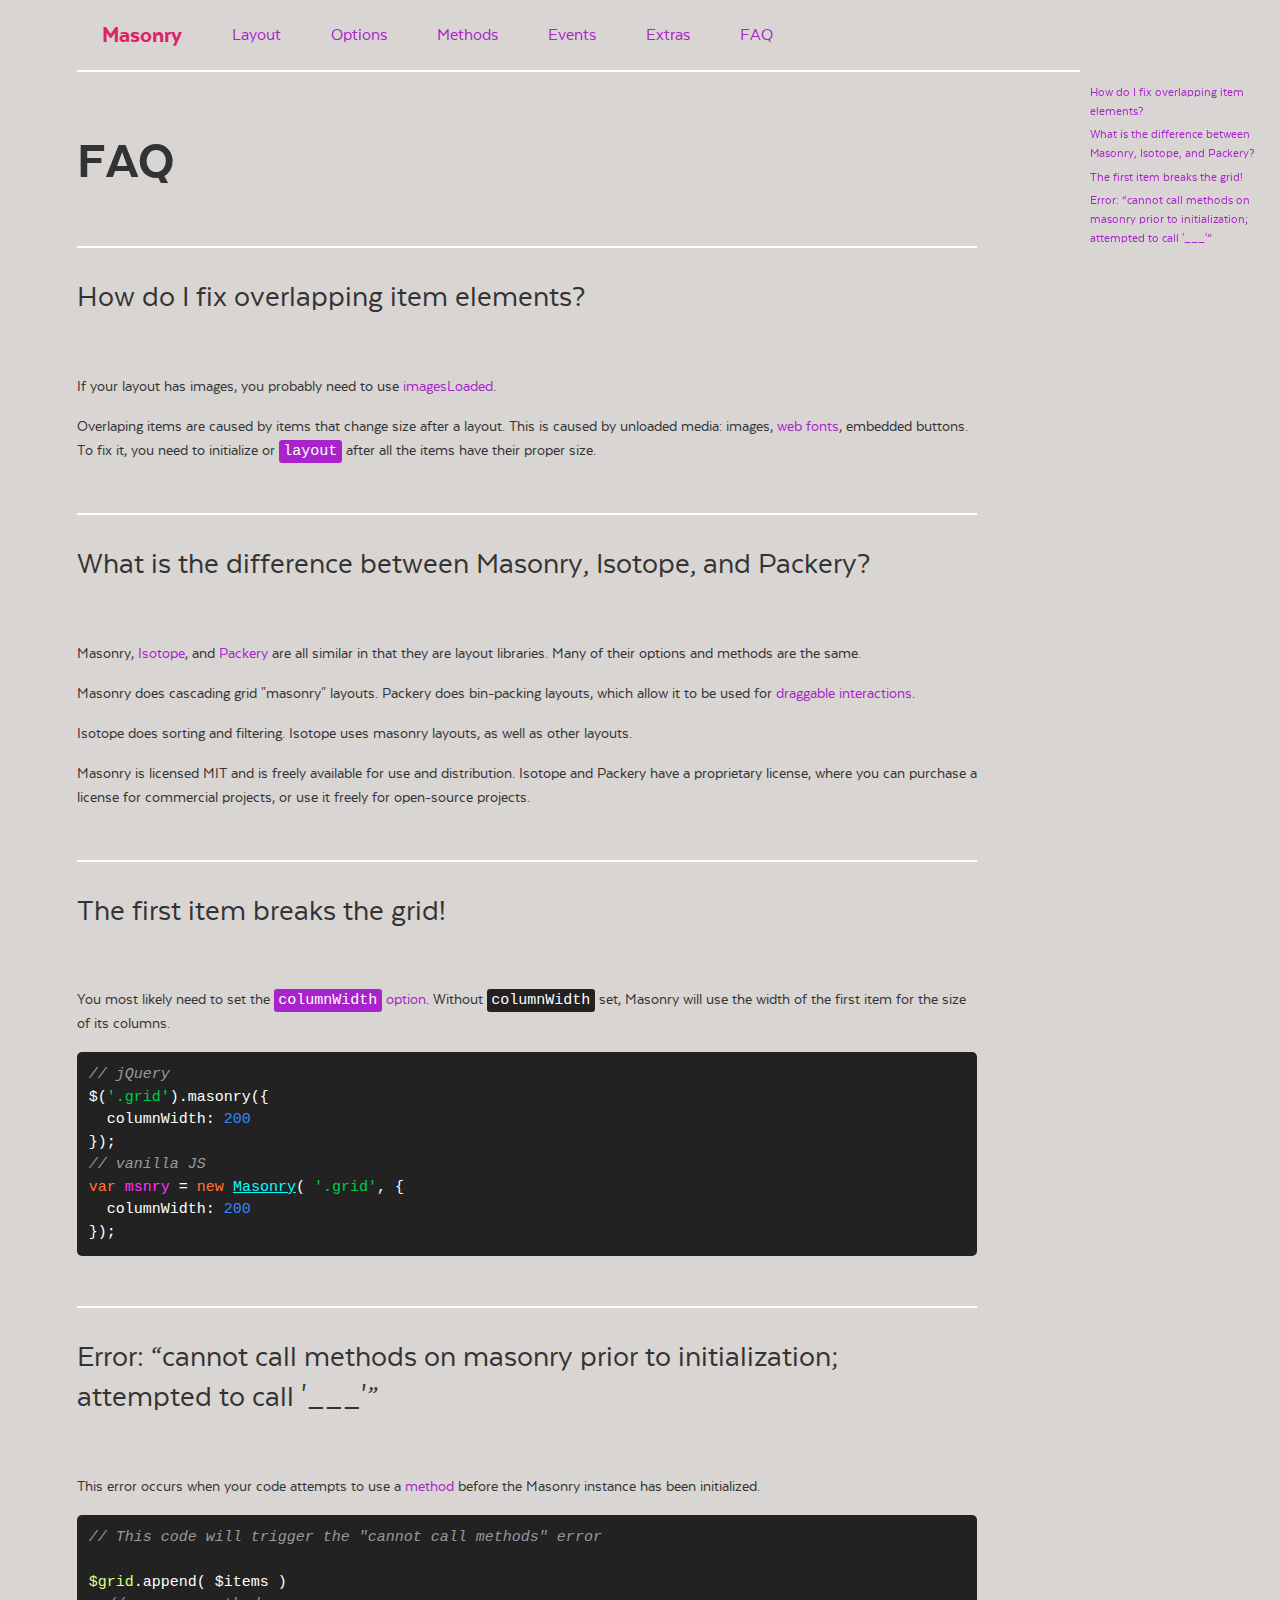
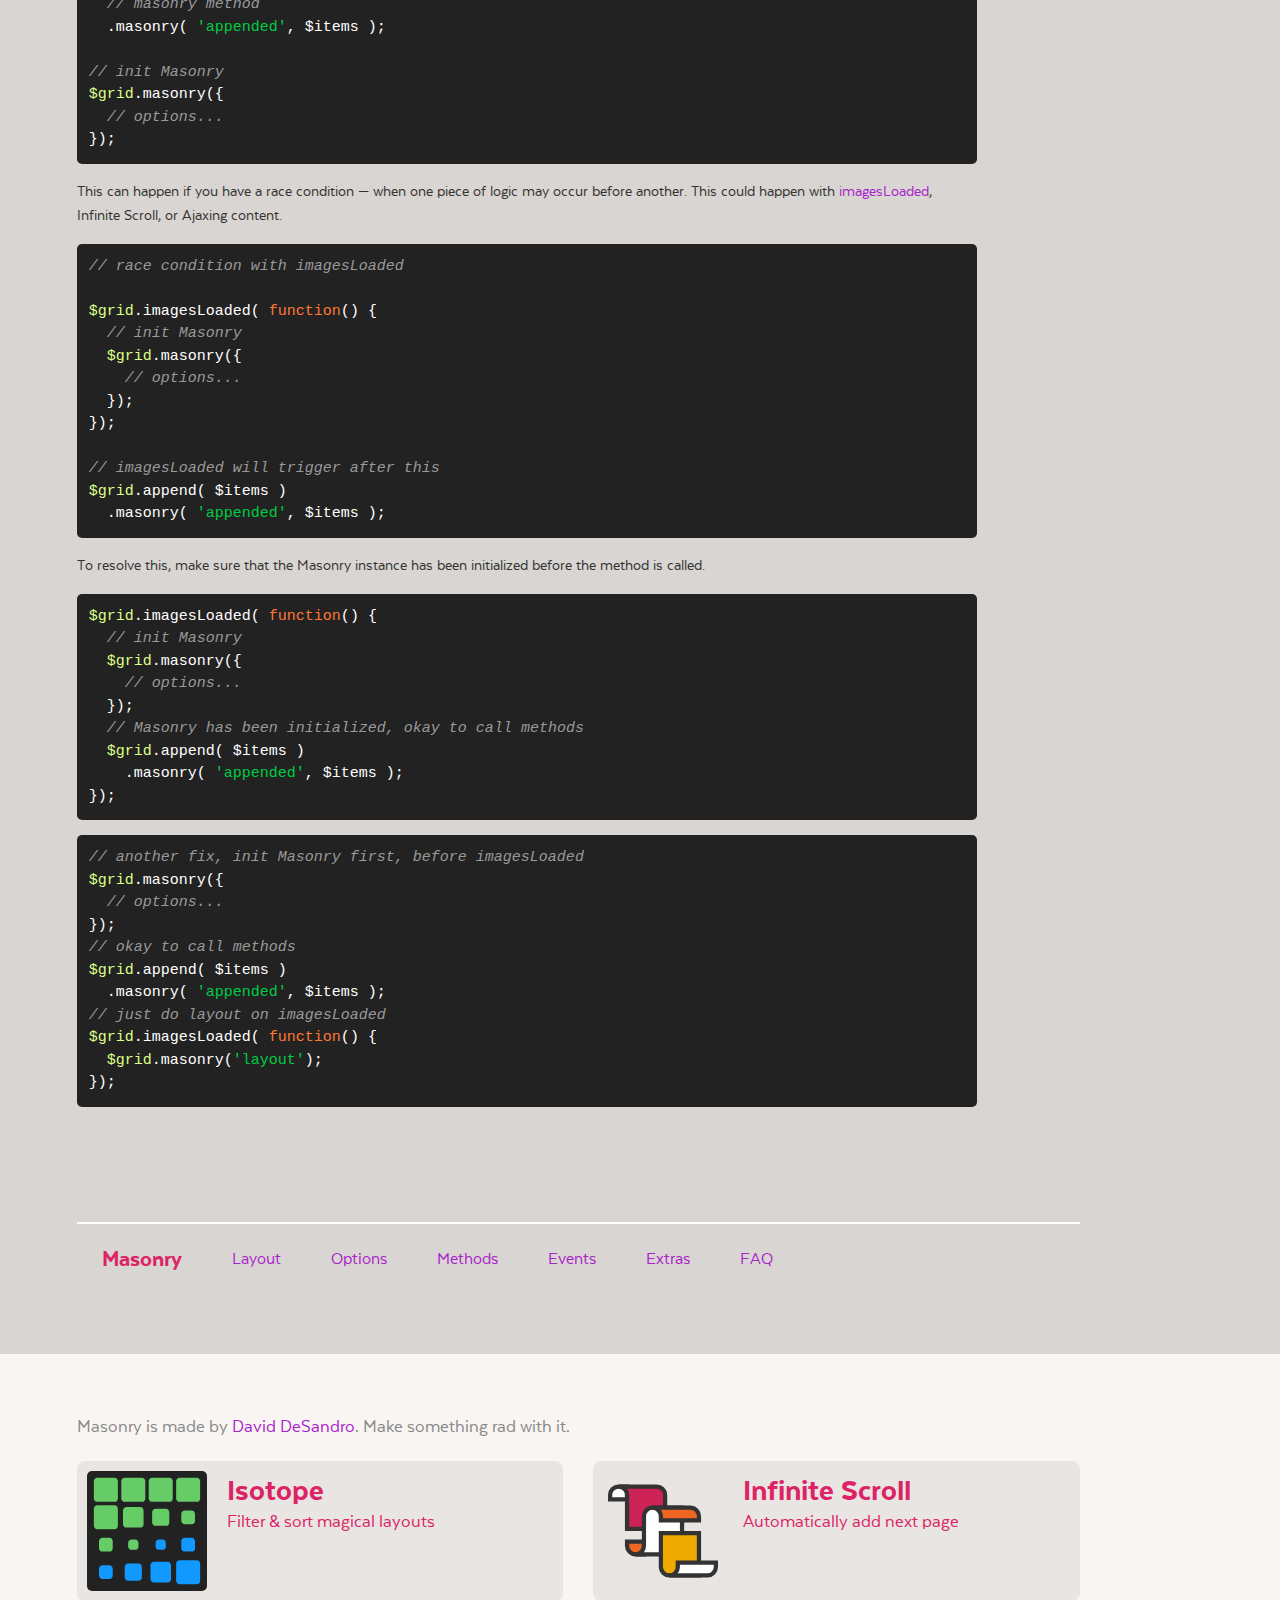
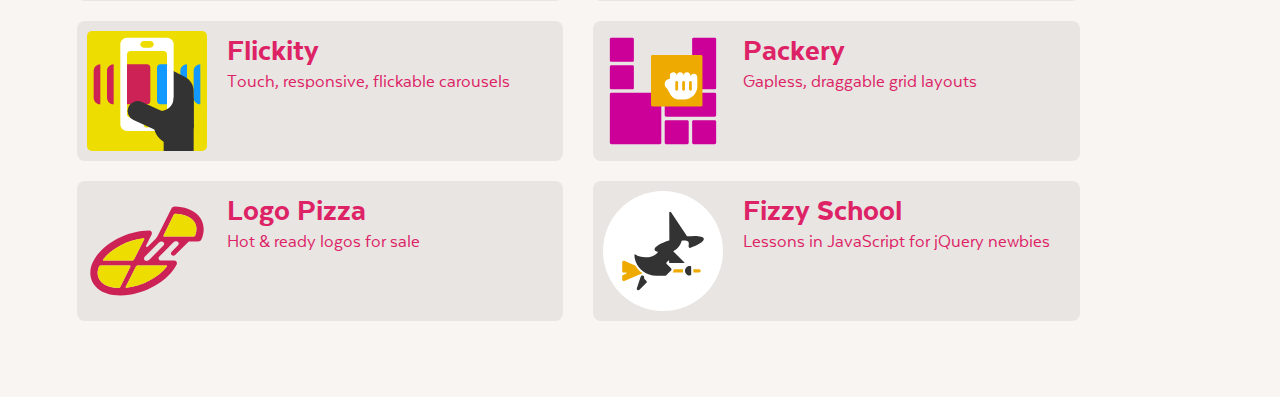
<file: venders/masonry-docs/faq.html>
<!doctype html>
<html class="export" lang="en">
<head>
  <meta charset="utf-8">
  <meta http-equiv="X-UA-Compatible" content="IE=edge,chrome=1">
  <meta name="viewport" content="width=device-width">
  <meta name="description" content="Cascading grid layout library">

  <title>Masonry &#xB7; FAQ</title>

    <link rel="stylesheet" href="css/masonry-docs.css?3" media="screen">

</head>
<body class="page--" data-page="">


  <div class="site-nav">
    <div class="container">
      <ol class="site-nav__list">
        <li class="site-nav__item site-nav__item--homepage">
          <a href=".">Masonry</a></li>
        <li class="site-nav__item site-nav__item--layout">
          <a href="layout.html">Layout</a></li>
        <li class="site-nav__item site-nav__item--options">
          <a href="options.html">Options</a></li>
        <li class="site-nav__item site-nav__item--methods">
          <a href="methods.html">Methods</a></li>
        <li class="site-nav__item site-nav__item--events">
          <a href="events.html">Events</a></li>
        <li class="site-nav__item site-nav__item--extras">
          <a href="extras.html">Extras</a></li>
        <li class="site-nav__item site-nav__item--faq">
          <a href="faq.html">FAQ</a></li>
      </ol>
    </div>
  </div>


  <div id="content" class="content container">

      <h1>FAQ</h1>

    <ul class="page-nav">
<li class="page-nav__item page-nav__item--h2"><a href="#how-do-i-fix-overlapping-item-elements">How do I fix overlapping item elements?</a></li>
<li class="page-nav__item page-nav__item--h2"><a href="#what-is-the-difference-between-masonry-isotope-and-packery">What is the difference between Masonry, Isotope, and Packery?</a></li>
<li class="page-nav__item page-nav__item--h2"><a href="#the-first-item-breaks-the-grid">The first item breaks the grid!</a></li>
<li class="page-nav__item page-nav__item--h2"><a href="#error-cannot-call-methods-on-masonry-prior-to-initialization-attempted-to-call-___">Error: &#x201C;cannot call methods on masonry prior to initialization; attempted to call &apos;___&apos;&#x201D;</a></li>
</ul>



<h2 id="how-do-i-fix-overlapping-item-elements">How do I fix overlapping item elements?</h2>

<p>If your layout has images, you probably need to use <a href="layout.html#imagesloaded">imagesLoaded</a>.</p>

<p>Overlaping items are caused by items that change size after a layout. This is caused by unloaded media: images, <a href="extras.html#web-fonts">web fonts</a>, embedded buttons. To fix it, you need to initialize or <a href="methods.html#layout"><code>layout</code></a> after all the items have their proper size.</p>


<h2 id="what-is-the-difference-between-masonry-isotope-and-packery">What is the difference between Masonry, Isotope, and Packery?</h2>

<p>Masonry, <a href="https://isotope.metafizzy.co">Isotope</a>, and <a href="https://packery.metafizzy.co">Packery</a> are all similar in that they are layout libraries. Many of their options and methods are the same.</p>

<p>Masonry does cascading grid &quot;masonry&quot; layouts. Packery does bin-packing layouts, which allow it to be used for <a href="">draggable interactions</a>.</p>

<p>Isotope does sorting and filtering. Isotope uses masonry layouts, as well as other layouts. </p>

<p>Masonry is licensed MIT and is freely available for use and distribution. Isotope and Packery have a proprietary license, where you can purchase a license for commercial projects, or use it freely for open-source projects.</p>


<h2 id="the-first-item-breaks-the-grid">The first item breaks the grid!</h2>

<p>You most likely need to set the <a href="options.html#columnwidth"><code>columnWidth</code> option</a>. Without <code>columnWidth</code> set, Masonry will use the width of the first item for the size of its columns.</p>

<pre><code class="js"><span class="comment">// jQuery</span>
$(<span class="string">&apos;.grid&apos;</span>).masonry({
  <span class="attr">columnWidth</span>: <span class="number">200</span>
});
<span class="comment">// vanilla JS</span>
<span class="keyword">var</span> <span class="masonry_var">msnry</span> = <span class="keyword">new</span> <span class="masonry_keyword">Masonry</span>( <span class="string">&apos;.grid&apos;</span>, {
  <span class="attr">columnWidth</span>: <span class="number">200</span>
});
</code></pre>


<h2 id="error-cannot-call-methods-on-masonry-prior-to-initialization-attempted-to-call-___">Error: &#x201C;cannot call methods on masonry prior to initialization; attempted to call &apos;___&apos;&#x201D;</h2>

<p>This error occurs when your code attempts to use a <a href="methods.html">method</a> before the Masonry instance has been initialized.</p>

<pre><code class="js"><span class="comment">// This code will trigger the &quot;cannot call methods&quot; error</span>

<span class="jquery_var">$grid</span>.append( $items )
  <span class="comment">// masonry method</span>
  .masonry( <span class="string">&apos;appended&apos;</span>, $items );

<span class="comment">// init Masonry</span>
<span class="jquery_var">$grid</span>.masonry({
  <span class="comment">// options...</span>
});
</code></pre>


<p>This can happen if you have a race condition &#x2014; when one piece of logic may occur before another. This could happen with <a href="layout.html#imagesloaded">imagesLoaded</a>, Infinite Scroll, or Ajaxing content.</p>

<pre><code class="js"><span class="comment">// race condition with imagesLoaded</span>

<span class="jquery_var">$grid</span>.imagesLoaded( <span class="function"><span class="keyword">function</span>(<span class="params"></span>) </span>{
  <span class="comment">// init Masonry</span>
  <span class="jquery_var">$grid</span>.masonry({
    <span class="comment">// options...</span>
  });
});

<span class="comment">// imagesLoaded will trigger after this</span>
<span class="jquery_var">$grid</span>.append( $items )
  .masonry( <span class="string">&apos;appended&apos;</span>, $items );
</code></pre>

<p>To resolve this, make sure that the Masonry instance has been initialized before the method is called.</p>

<pre><code class="js"><span class="jquery_var">$grid</span>.imagesLoaded( <span class="function"><span class="keyword">function</span>(<span class="params"></span>) </span>{
  <span class="comment">// init Masonry</span>
  <span class="jquery_var">$grid</span>.masonry({
    <span class="comment">// options...</span>
  });
  <span class="comment">// Masonry has been initialized, okay to call methods</span>
  <span class="jquery_var">$grid</span>.append( $items )
    .masonry( <span class="string">&apos;appended&apos;</span>, $items );
});
</code></pre>

<pre><code class="js"><span class="comment">// another fix, init Masonry first, before imagesLoaded</span>
<span class="jquery_var">$grid</span>.masonry({
  <span class="comment">// options...</span>
});
<span class="comment">// okay to call methods</span>
<span class="jquery_var">$grid</span>.append( $items )
  .masonry( <span class="string">&apos;appended&apos;</span>, $items );
<span class="comment">// just do layout on imagesLoaded</span>
<span class="jquery_var">$grid</span>.imagesLoaded( <span class="function"><span class="keyword">function</span>(<span class="params"></span>) </span>{
  <span class="jquery_var">$grid</span>.masonry(<span class="string">&apos;layout&apos;</span>);
});
</code></pre>



  </div>

  <div class="site-nav">
    <div class="container">
      <ol class="site-nav__list">
        <li class="site-nav__item site-nav__item--homepage">
          <a href=".">Masonry</a></li>
        <li class="site-nav__item site-nav__item--layout">
          <a href="layout.html">Layout</a></li>
        <li class="site-nav__item site-nav__item--options">
          <a href="options.html">Options</a></li>
        <li class="site-nav__item site-nav__item--methods">
          <a href="methods.html">Methods</a></li>
        <li class="site-nav__item site-nav__item--events">
          <a href="events.html">Events</a></li>
        <li class="site-nav__item site-nav__item--extras">
          <a href="extras.html">Extras</a></li>
        <li class="site-nav__item site-nav__item--faq">
          <a href="faq.html">FAQ</a></li>
      </ol>
    </div>
  </div>

  <div class="site-footer">
    <div class="container">
  
      <p class="site-footer__copy">
        Masonry is made by <a href="https://desandro.com">David DeSandro</a>.
        Make something rad with it.
      </p>
  
      <div class="showcase">
      
        <ul class="showcase-item-list">
            <li class="showcase-item">
              <a class="showcase-item__link" href="https://isotope.metafizzy.co">
                <div class="showcase-item__image">
                    <svg class="isotope-illo" xmlns="http://www.w3.org/2000/svg" viewbox="0 0 350 350" width="100" height="100">
                      <path class="isotope-illo__color1" fill="#6C6" d="M80 170H30c-6 0-10-5-10-10v-50c0-6 5-10 10-10h50c6 0 10 5 10 10v50C90 166 86 170 80 170z"/>
                      <path class="isotope-illo__color1" fill="#6C6" d="M80 90H30c-6 0-10-5-10-10V30c0-6 5-10 10-10h50c6 0 10 5 10 10v50C90 86 86 90 80 90z"/>
                      <path class="isotope-illo__color1" fill="#6C6" d="M160 90h-50c-6 0-10-5-10-10V30c0-6 5-10 10-10h50c6 0 10 5 10 10v50C170 86 166 90 160 90z"/>
                      <path class="isotope-illo__color1" fill="#6C6" d="M240 90h-50c-6 0-10-5-10-10V30c0-6 5-10 10-10h50c6 0 10 5 10 10v50C250 86 246 90 240 90z"/>
                      <path class="isotope-illo__color1" fill="#6C6" d="M320 90h-50c-6 0-10-5-10-10V30c0-6 5-10 10-10h50c6 0 10 5 10 10v50C330 86 326 90 320 90z"/>
                      <path class="isotope-illo__color1" fill="#6C6" d="M155 165h-40c-6 0-10-5-10-10v-40c0-6 5-10 10-10h40c6 0 10 5 10 10v40 C165 161 161 165 155 165z"/>
                      <path class="isotope-illo__color1" fill="#6C6" d="M230 160h-30c-6 0-10-5-10-10v-30c0-6 5-10 10-10h30c6 0 10 5 10 10v30 C240 156 236 160 230 160z"/>
                      <path class="isotope-illo__color1" fill="#6C6" d="M305 155h-20c-6 0-10-5-10-10v-20c0-6 5-10 10-10h20c6 0 10 5 10 10v20 C315 151 311 155 305 155z"/>
                      <path class="isotope-illo__color1" fill="#6C6" d="M65 235H45c-6 0-10-5-10-10v-20c0-6 5-10 10-10h20c6 0 10 5 10 10v20C75 231 71 235 65 235z"/>
                      <path class="isotope-illo__color1" fill="#6C6" d="M140 230h-10c-6 0-10-5-10-10v-10c0-6 5-10 10-10h10c6 0 10 5 10 10v10 C150 226 146 230 140 230z"/>
                      <path class="isotope-illo__color2" fill="#19F" d="M305 235h-20c-6 0-10-5-10-10v-20c0-6 5-10 10-10h20c6 0 10 5 10 10v20 C315 231 311 235 305 235z"/>
                      <path class="isotope-illo__color2" fill="#19F" d="M65 315H45c-6 0-10-5-10-10v-20c0-6 5-10 10-10h20c6 0 10 5 10 10v20C75 311 71 315 65 315z"/>
                      <path class="isotope-illo__color2" fill="#19F" d="M150 320h-30c-6 0-10-5-10-10v-30c0-6 5-10 10-10h30c6 0 10 5 10 10v30 C160 316 156 320 150 320z"/>
                      <path class="isotope-illo__color2" fill="#19F" d="M220 230h-10c-6 0-10-5-10-10v-10c0-6 5-10 10-10h10c6 0 10 5 10 10v10 C230 226 226 230 220 230z"/>
                      <path class="isotope-illo__color2" fill="#19F" d="M235 325h-40c-6 0-10-5-10-10v-40c0-6 5-10 10-10h40c6 0 10 5 10 10v40 C245 321 241 325 235 325z"/>
                      <path class="isotope-illo__color2" fill="#19F" d="M320 330h-50c-6 0-10-5-10-10v-50c0-6 5-10 10-10h50c6 0 10 5 10 10v50 C330 326 326 330 320 330z"/>
                    </svg>
                </div>
                <div class="showcase-item__text">
                  <h3 class="showcase-item__title">Isotope</h3>
                  <p class="showcase-item__description">Filter &amp; sort magical layouts</p>
                </div>
              </a>
            </li>
      
            <li class="showcase-item">
              <a class="showcase-item__link" href="https://infinite-scroll.com">
                <div class="showcase-item__image">
                    <svg class="infinite-scroll-illo" xmlns="http://www.w3.org/2000/svg" viewbox="0 0 520 520" width="200" height="200">
                      <path class="infinite-scroll-illo__page infinite-scroll-illo__page--back" d="M90,110H10V90c0-22,18-40,40-40h40V110z"/>
                      <path class="infinite-scroll-illo__page infinite-scroll-illo__page--front1" d="M270,90L270,90c0-22-18-40-40-40h0H50h0c22,0,40,18,40,40v0v0v160h180V90z"/>
                      <path class="infinite-scroll-illo__page infinite-scroll-illo__page--front2" d="M170,330v-20H90v20v0c0,22,18,40,40,40h0h40V330z"/>
                      <path class="infinite-scroll-illo__page infinite-scroll-illo__page--back" d="M350,150H210c-22,0-40,18-40,40v140v0c0,22-18,40-40,40h0h220V150z"/>
                      <path class="infinite-scroll-illo__page infinite-scroll-illo__page--front3" d="M430,470V270H250v160c0,22,18,40,40,40H430z"/>
                      <path class="infinite-scroll-illo__page infinite-scroll-illo__page--front2" d="M250,190v20h180v-20c0-22-18-40-40-40H210h0C232,150,250,168,250,190L250,190z"/>
                      <path class="infinite-scroll-illo__page infinite-scroll-illo__page--back" d="M330,410v20v0c0,22-18,40-40,40h0h180c22,0,40-18,40-40v-20H330z"/>
                    </svg>
                </div>
                <div class="showcase-item__text">
                  <h3 class="showcase-item__title">Infinite Scroll</h3>
                  <p class="showcase-item__description">Automatically add next page</p>
                </div>
              </a>
            </li>
      
            <li class="showcase-item">
              <a class="showcase-item__link" href="https://flickity.metafizzy.co">
                <div class="showcase-item__image">
                    <svg class="flickity-illo" xmlns="http://www.w3.org/2000/svg" viewbox="0 0 360 360" width="100" height="100">
                      <path class="flickity-illo__color1" fill="#19F" d="M300 220L300 220c-11 0-20-9-20-20v-80c0-11 9-20 20-20h0V220z"/>
                      <path class="flickity-illo__color1" fill="#19F" d="M340 220L340 220c-11 0-20-9-20-20v-80c0-11 9-20 20-20h0V220z"/>
                      <path class="flickity-illo__color2" fill="#333" d="M320 290V180c0-18-10-35-27-43L240 110v180H320z"/>
                      <path class="flickity-illo__color3" fill="white" d="M240 300H120c-11 0-20-9-20-20V40c0-11 9-20 20-20h120c11 0 20 9 20 20v240C260 291 251 300 240 300z"/>
                      <path class="flickity-illo__color4" fill="#ED0" d="M230 260H130c-6 0-10-5-10-10V70c0-6 5-10 10-10h100c6 0 10 5 10 10v180 C240 256 236 260 230 260z"/>
                      <path class="flickity-illo__color2" fill="#333" d="M260 200h60v81c0 32-26 59-59 59h0c-34 0-61-27-61-61V240h20 C242 240 260 222 260 200L260 200z"/>
                      <path class="flickity-illo__color5" fill="#C25" d="M180 220h-60V100h60c6 0 10 5 10 10v100C190 216 186 220 180 220z"/>
                      <path class="flickity-illo__color1" fill="#19F" d="M240 220h-20c-6 0-10-5-10-10V110c0-6 5-10 10-10h20V220z"/>
                      <rect class="flickity-illo__color2" fill="#333" x="230" y="280" width="90" height="80"/>
                      <circle class="flickity-illo__color4" fill="#ED0" cx="180" cy="280" r="10"/>
                      <line class="flickity-illo__thumb" stroke="#333" stroke-width="60" stroke-linecap="round" x1="262" y1="290" x2="152" y2="240"/>
                      <path class="flickity-illo__color4" fill="#ED0" d="M190 50h-20c-6 0-10-5-10-10v0c0-6 5-10 10-10h20c6 0 10 5 10 10v0C200 46 196 50 190 50z"/>
                      <path class="flickity-illo__color5" fill="#C25" d="M80 220L80 220c-11 0-20-9-20-20v-80c0-11 9-20 20-20h0V220z"/>
                      <path class="flickity-illo__color5" fill="#C25" d="M40 220L40 220c-11 0-20-9-20-20v-80c0-11 9-20 20-20h0V220z"/>
                    </svg>
                </div>
                <div class="showcase-item__text">
                  <h3 class="showcase-item__title">Flickity</h3>
                  <p class="showcase-item__description">Touch, responsive, flickable carousels</p>
                </div>
              </a>
            </li>
      
            <li class="showcase-item">
              <a class="showcase-item__link" href="https://packery.metafizzy.co">
                <div class="showcase-item__image">
                    <svg class="packery-illo" xmlns="http://www.w3.org/2000/svg" viewbox="0 0 700 700" width="100" height="100">
                      <path class="packery-illo__item" fill="#C09" d="M172 180H48c-4 0-8-4-8-8V48c0-4 4-8 8-8h124c4 0 8 4 8 8v124C180 176 176 180 172 180z"/>
                      <path class="packery-illo__item" fill="#C09" d="M172 340H48c-4 0-8-4-8-8V208c0-4 4-8 8-8h124c4 0 8 4 8 8v124C180 336 176 340 172 340z"/>
                      <path class="packery-illo__item" fill="#C09" d="M492 660H368c-4 0-8-4-8-8V528c0-4 4-8 8-8h124c4 0 8 4 8 8v124C500 656 496 660 492 660z"/>
                      <path class="packery-illo__item" fill="#C09" d="M652 660H528c-4 0-8-4-8-8V528c0-4 4-8 8-8h124c4 0 8 4 8 8v124C660 656 656 660 652 660z"/>
                      <path class="packery-illo__item" fill="#C09" d="M652 500H368c-4 0-8-4-8-8V368c0-4 4-8 8-8h284c4 0 8 4 8 8v124C660 496 656 500 652 500z"/>
                      <path class="packery-illo__item" fill="#C09" d="M332 660H48c-4 0-8-4-8-8V368c0-4 4-8 8-8h284c4 0 8 4 8 8v284C340 656 336 660 332 660z"/>
                      <path class="packery-illo__item" fill="#C09" d="M652 340H528c-4 0-8-4-8-8V48c0-4 4-8 8-8h124c4 0 8 4 8 8v284C660 336 656 340 652 340z"/>
                      <path class="packery-illo__draggie" fill="#EA0" d="M572 440H288c-4 0-8-4-8-8V148c0-4 4-8 8-8h284c4 0 8 4 8 8v284C580 436 576 440 572 440z"/>
                      <g>
                        <path class="packery-illo__hand" fill="white" d="M530 250c-11 0-20 9-20 20v-10c0-11-9-20-20-20s-20 9-20 20c0-11-9-20-20-20s-20 9-20 20c0-11-9-20-20-20
                          s-20 9-20 20v20c-17 0-30 13-30 30c0 11 6 20 14 25l19 35c10 18 30 30 51 30h28
                          c43 0 78-35 78-78V270C550 259 541 250 530 250z"/>
                        <line class="packery-illo__hand-line" stroke="#EA0" fill="none" stroke-width="16" stroke-linecap="round" x1="430" y1="300" x2="430" y2="340"/>
                        <line class="packery-illo__hand-line" stroke="#EA0" fill="none" stroke-width="16" stroke-linecap="round" x1="470" y1="300" x2="470" y2="340"/>
                        <line class="packery-illo__hand-line" stroke="#EA0" fill="none" stroke-width="16" stroke-linecap="round" x1="510" y1="300" x2="510" y2="340"/>
                      </g>
                    </svg>
                </div>
                <div class="showcase-item__text">
                  <h3 class="showcase-item__title">Packery</h3>
                  <p class="showcase-item__description">Gapless, draggable grid layouts</p>
                </div>
              </a>
            </li>
      
            <li class="showcase-item">
              <a class="showcase-item__link" href="http://logo.pizza">
                <div class="showcase-item__image">
                    <svg class="logo-pizza-illo" xmlns="http://www.w3.org/2000/svg" viewbox="0 0 700 700" width="100" height="100">
                      <path class="logo-pizza-illo__outline" fill="#C25" d="M513 91c-9-0-17 5-21 12l-80 160c-3 5-6 10-11 15l-47 47
                        c-5 5-12-1-9-7l32-64c5-11-2-23-14-23h-0c-121 0-268 70-327 180
                        C-9 497 35 609 196 609c138 0 279-85 327-180v0c5-11-2-23-14-23h-77c-13 0-19-15-10-24
                        l81-81c5-5 11-8 18-8l0 0c13 0 19 15 10 24L494 354c-6 6-6 14 0 20c3 3 6 4 10 4
                        c4 0 7-1 10-4l80-80h53c9 0 17-5 21-13C707 190 656 97 513 91z M334 281l-59 117
                        c-2 5-7 8-13 8H97c-4 0-6-4-3-7c49-64 143-114 236-124C333 275 335 278 334 281z
                         M70 441c2-4 6-7 10-7h168c4 0 7 4 5 8l-59 118c-2 4-6 6-11 6
                        C106 565 38 521 70 441z M466 441c-49 64-143 114-236 124c-3 0-6-3-4-6l59-117
                        c2-5 7-8 13-8h166C466 434 468 438 466 441z M446 318l-81 81c-5 5-11 8-18 8l0 0
                        c-13 0-19-15-10-24l81-81c5-5 11-8 18-8l0 0C449 294 455 309 446 318z M447 258L506 139
                        c2-4 6-7 11-6c101 7 140 60 114 126c-2 4-6 7-10 7H452C448 266 445 262 447 258z"/>
                      <path class="logo-pizza-illo__slice" fill="#ED0" d="M334 281l-59 117c-2 5-7 8-13 8H97c-4 0-6-4-3-7
                        c49-64 143-114 236-124C333 275 335 278 334 281z"/>
                      <path class="logo-pizza-illo__slice" fill="#ED0" d="M70 441c2-4 6-7 10-7h168c4 0 7 4 5 8l-59 118c-2 4-6 6-11 6
                        C106 565 38 521 70 441z"/>
                      <path class="logo-pizza-illo__slice" fill="#ED0" d="M466 441c-49 64-143 114-236 124c-3 0-6-3-4-6l59-117
                        c2-5 7-8 13-8h166C466 434 468 438 466 441z"/>
                      <path class="logo-pizza-illo__slice" fill="#ED0" d="M447 258L506 139c2-4 6-7 11-6c101 7 140 60 114 126c-2 4-6 7-10 7H452
                        C448 266 445 262 447 258z"/>
                    </svg>
                </div>
                <div class="showcase-item__text">
                  <h3 class="showcase-item__title">Logo Pizza</h3>
                  <p class="showcase-item__description">Hot &amp; ready logos for sale</p>
                </div>
              </a>
            </li>
      
            <li class="showcase-item">
              <a class="showcase-item__link" href="http://fizzy.school">
                <div class="showcase-item__image">
                    <svg class="witchie-logo" xmlns="http://www.w3.org/2000/svg" viewbox="0 0 1000 1000" width="200" height="200">
                      <circle class="witchie-logo__moon" fill="white" cx="500" cy="500" r="500"/>
                      <path class="witchie-logo__broom" fill="#EA0" d="M582 675a35 35 0 0 0 8-20 3 3 0 0 1 3-2h71a3 3 0 0 1 3 3 59 59 0 0 0 0 20 3 3 0 0 1-3 3h-79A3 3 0 0 1 582 675Zm219 4a13 13 0 0 0 13-14c-1-7-7-12-14-12h-44a3 3 0 0 0-3 3v21a3 3 0 0 0 3 3ZM299 660a203 203 0 0 1-27-36 8 8 0 0 0-4-3L178 582a13 13 0 0 0-18 12v77a8 8 0 0 0 8 8h22a5 5 0 0 1 2 10L164 703a8 8 0 0 0-4 7v28a13 13 0 0 0 18 12l146-63a3 3 0 0 0 1-5A197 197 0 0 1 299 660Z"/>
                      <path class="witchie-logo__dress" fill="#333" d="M326 705h4a13 13 0 0 1 13 13v8a13 13 0 0 0 4 9l13 13a13 13 0 0 1 0 19l-56 56c-10 10-26-0-22-13L314 714A13 13 0 0 1 326 705Zm397-79c-27 0-47 26-37 54 3 7 11 16 17 19a42 42 0 0 0 19 5 38 38 0 0 0 7-1 8 8 0 0 0 6-8v-62a8 8 0 0 0-6-8 38 38 0 0 0-7-1M840 397c-3-15-33-23-77-23a521 521 0 0 0-59 4 5 5 0 0 1-5-2L567 177a8 8 0 0 0-7-4 8 8 0 0 0-8 8l1 227a5 5 0 0 1-4 5c-74 24-123 55-119 76 2 8 11 14 26 18a3 3 0 0 1 1 4l-11 11c-20 20-56 30-92 30-31 0-63-8-84-23a5 5 0 0 0-3-1 5 5 0 0 0-5 5c0 78 68 173 183 173h75a10 10 0 0 0 7-3l38-38a16 16 0 0 0 0-23l-34-34a10 10 0 0 1 0-14l15-15a3 3 0 0 1 5 2v15a5 5 0 0 0 5 5H674a4 4 0 0 0 3-7l-90-90a3 3 0 0 1 1-4c34-19 59-49 67-84a3 3 0 0 1 2-2c6-1 12-1 17-1 22 0 37 5 39 14 1 6 3 11 2 17-5 17 1 31 8 31a6 6 0 0 0 2-0C797 448 845 419 840 397Z"/>
                    </svg>
                </div>
                <div class="showcase-item__text">
                  <h3 class="showcase-item__title">Fizzy School</h3>
                  <p class="showcase-item__description">Lessons in JavaScript for jQuery newbies</p>
                </div>
              </a>
            </li>
      
        </ul> 
      
      </div>
  
    </div>
  </div>

  <script src="js/masonry-docs.min.js?2"></script>


</body>
</html>
</file>
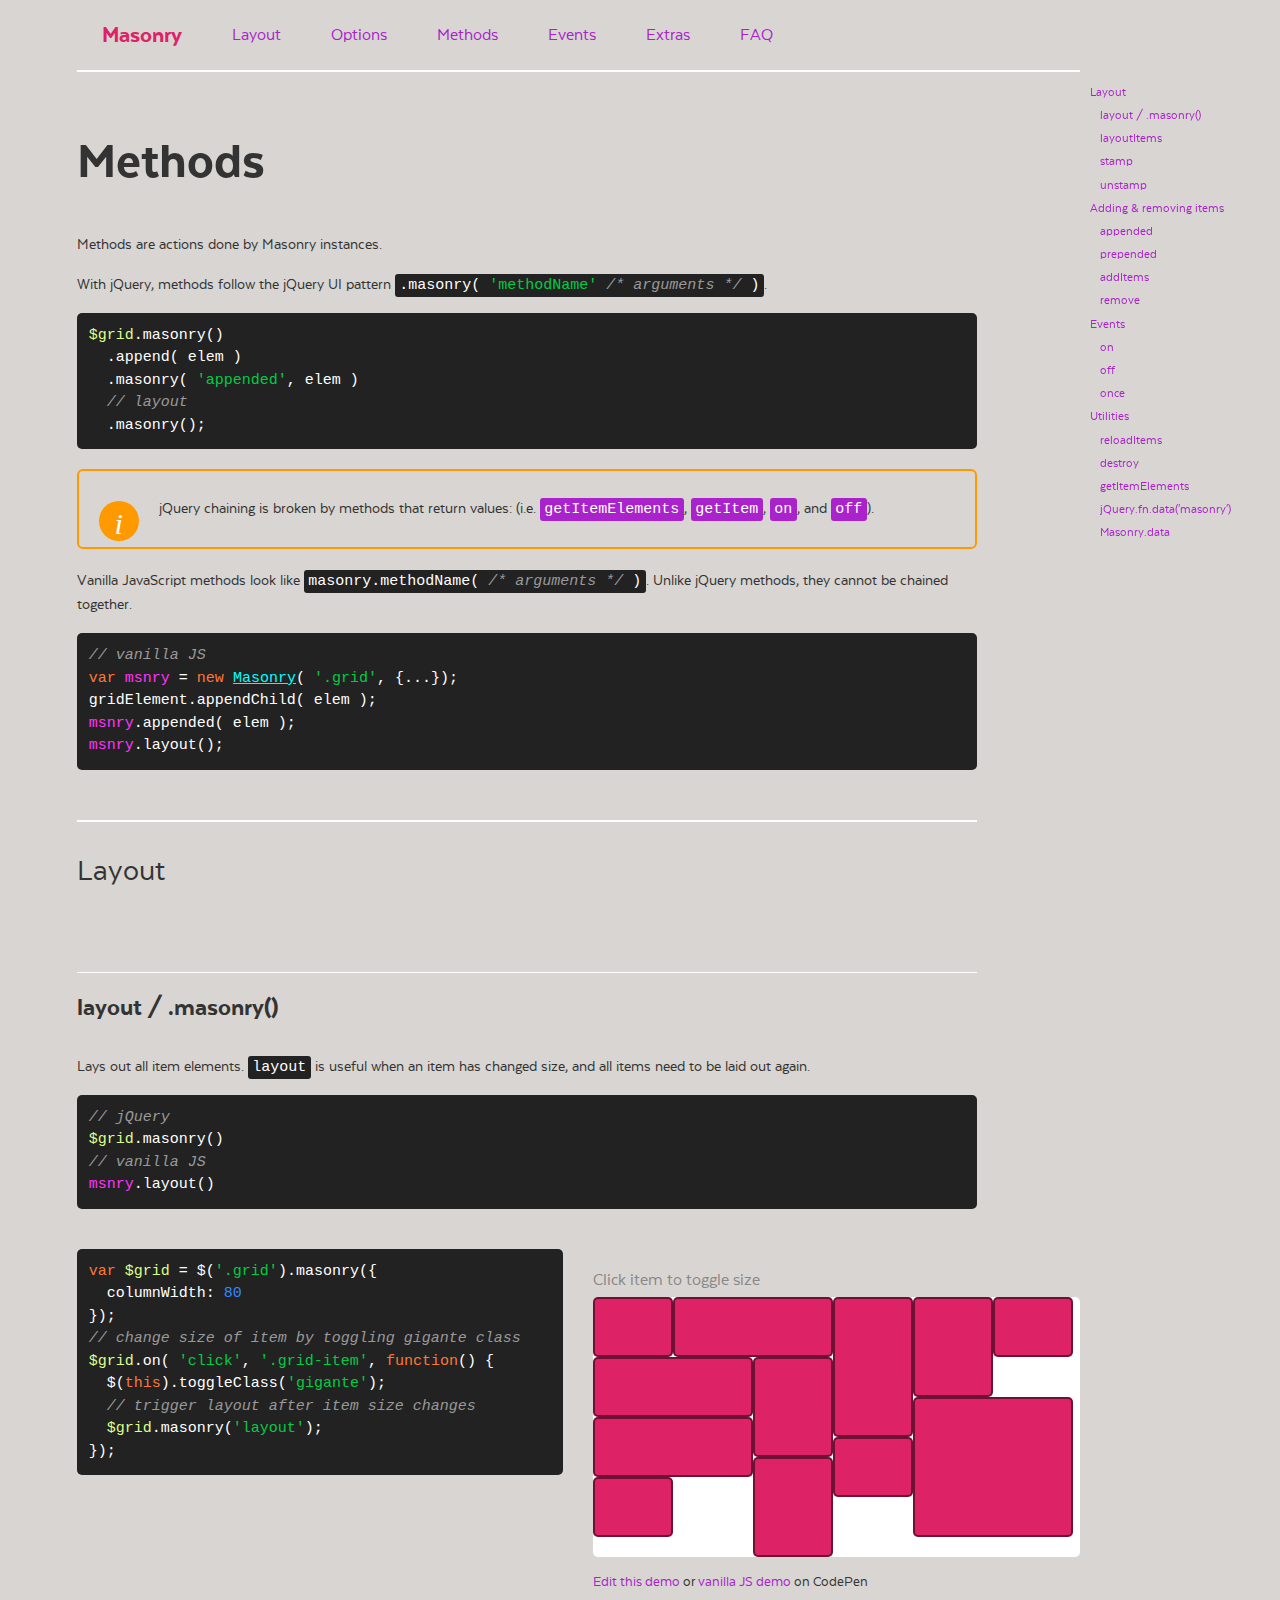
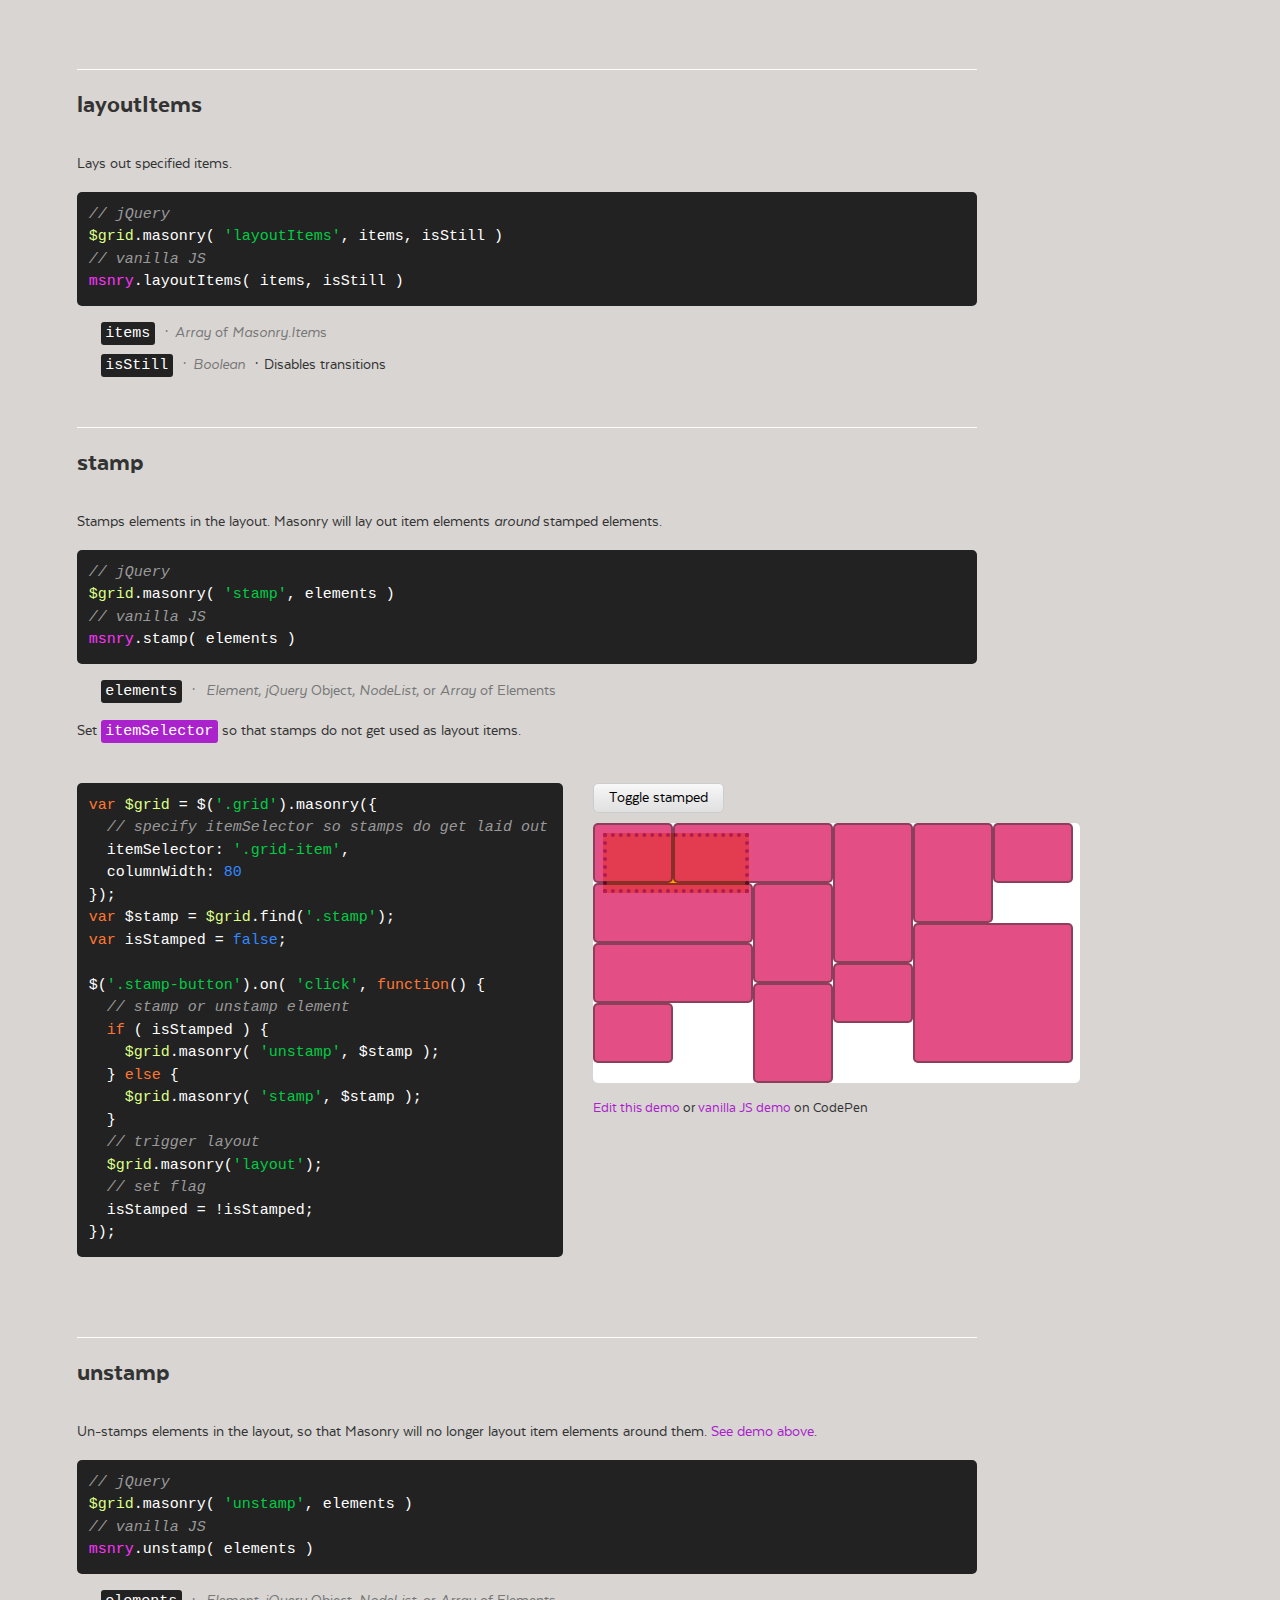
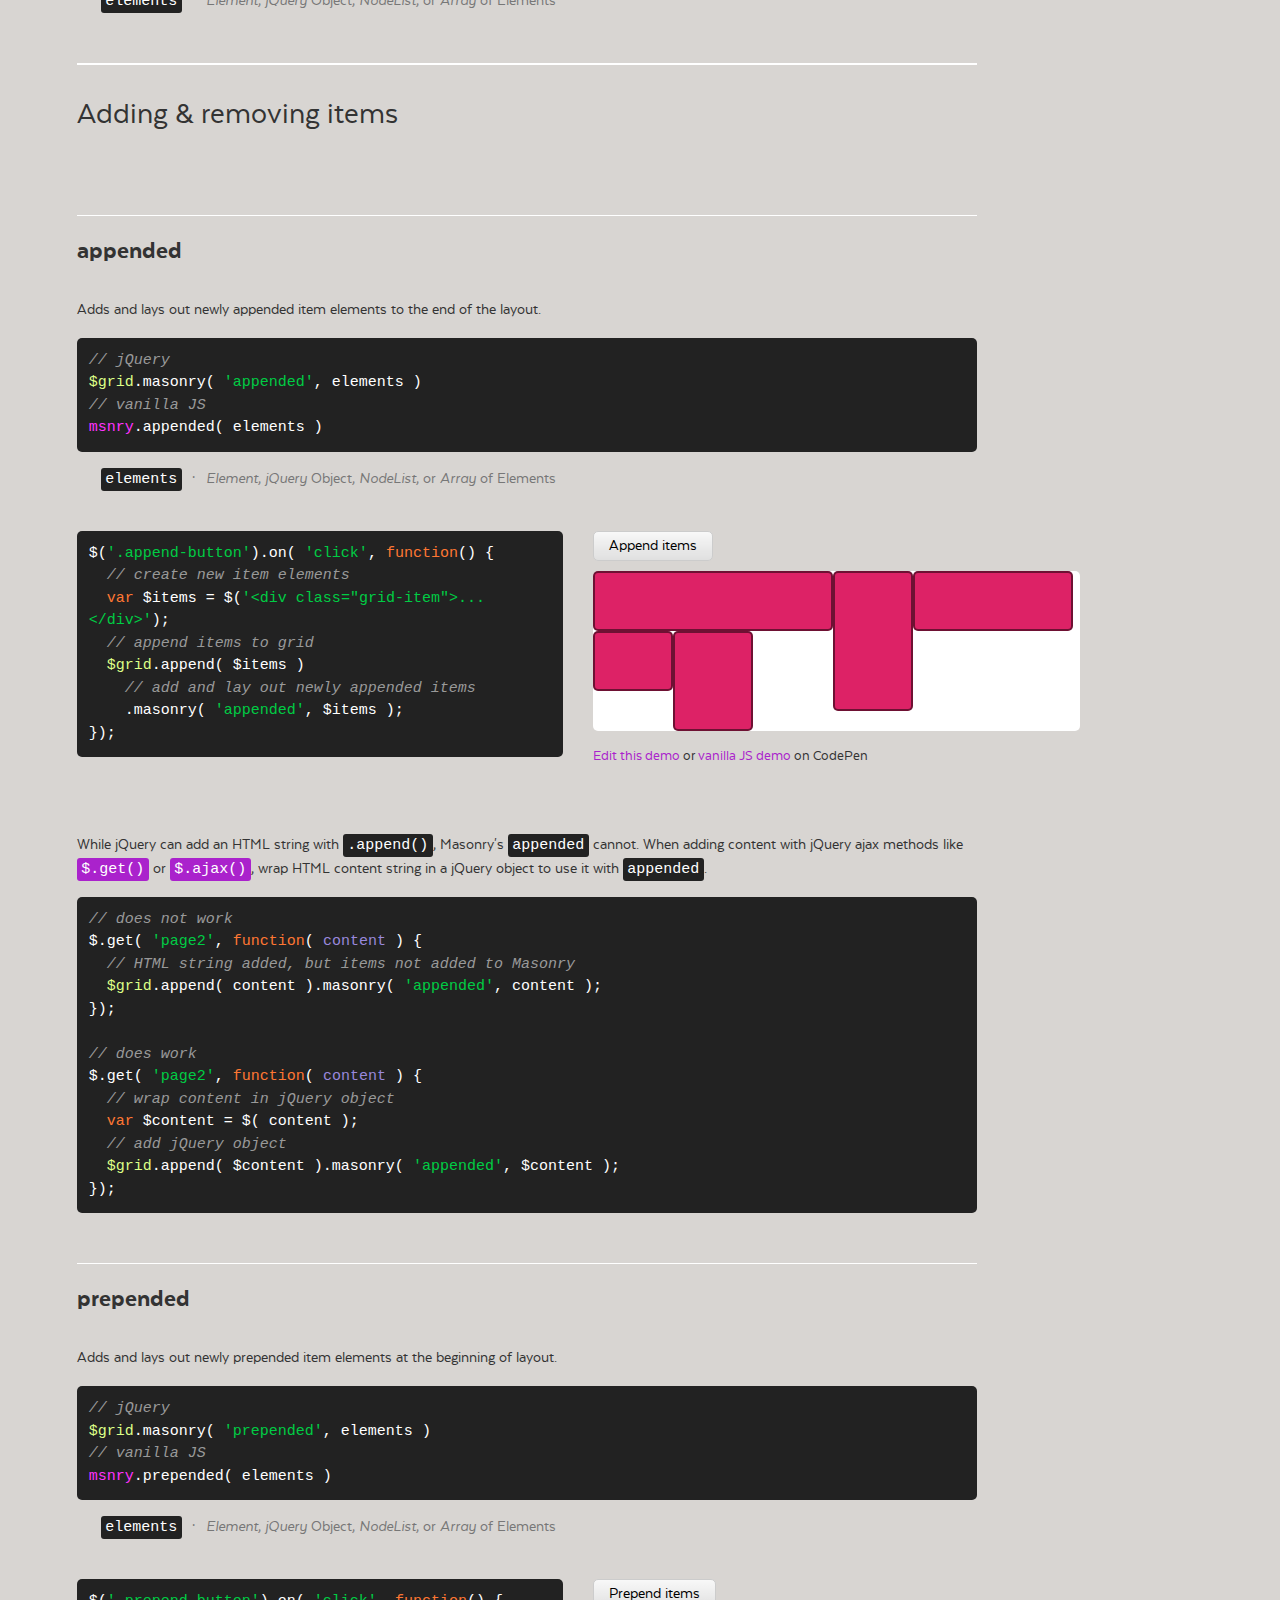
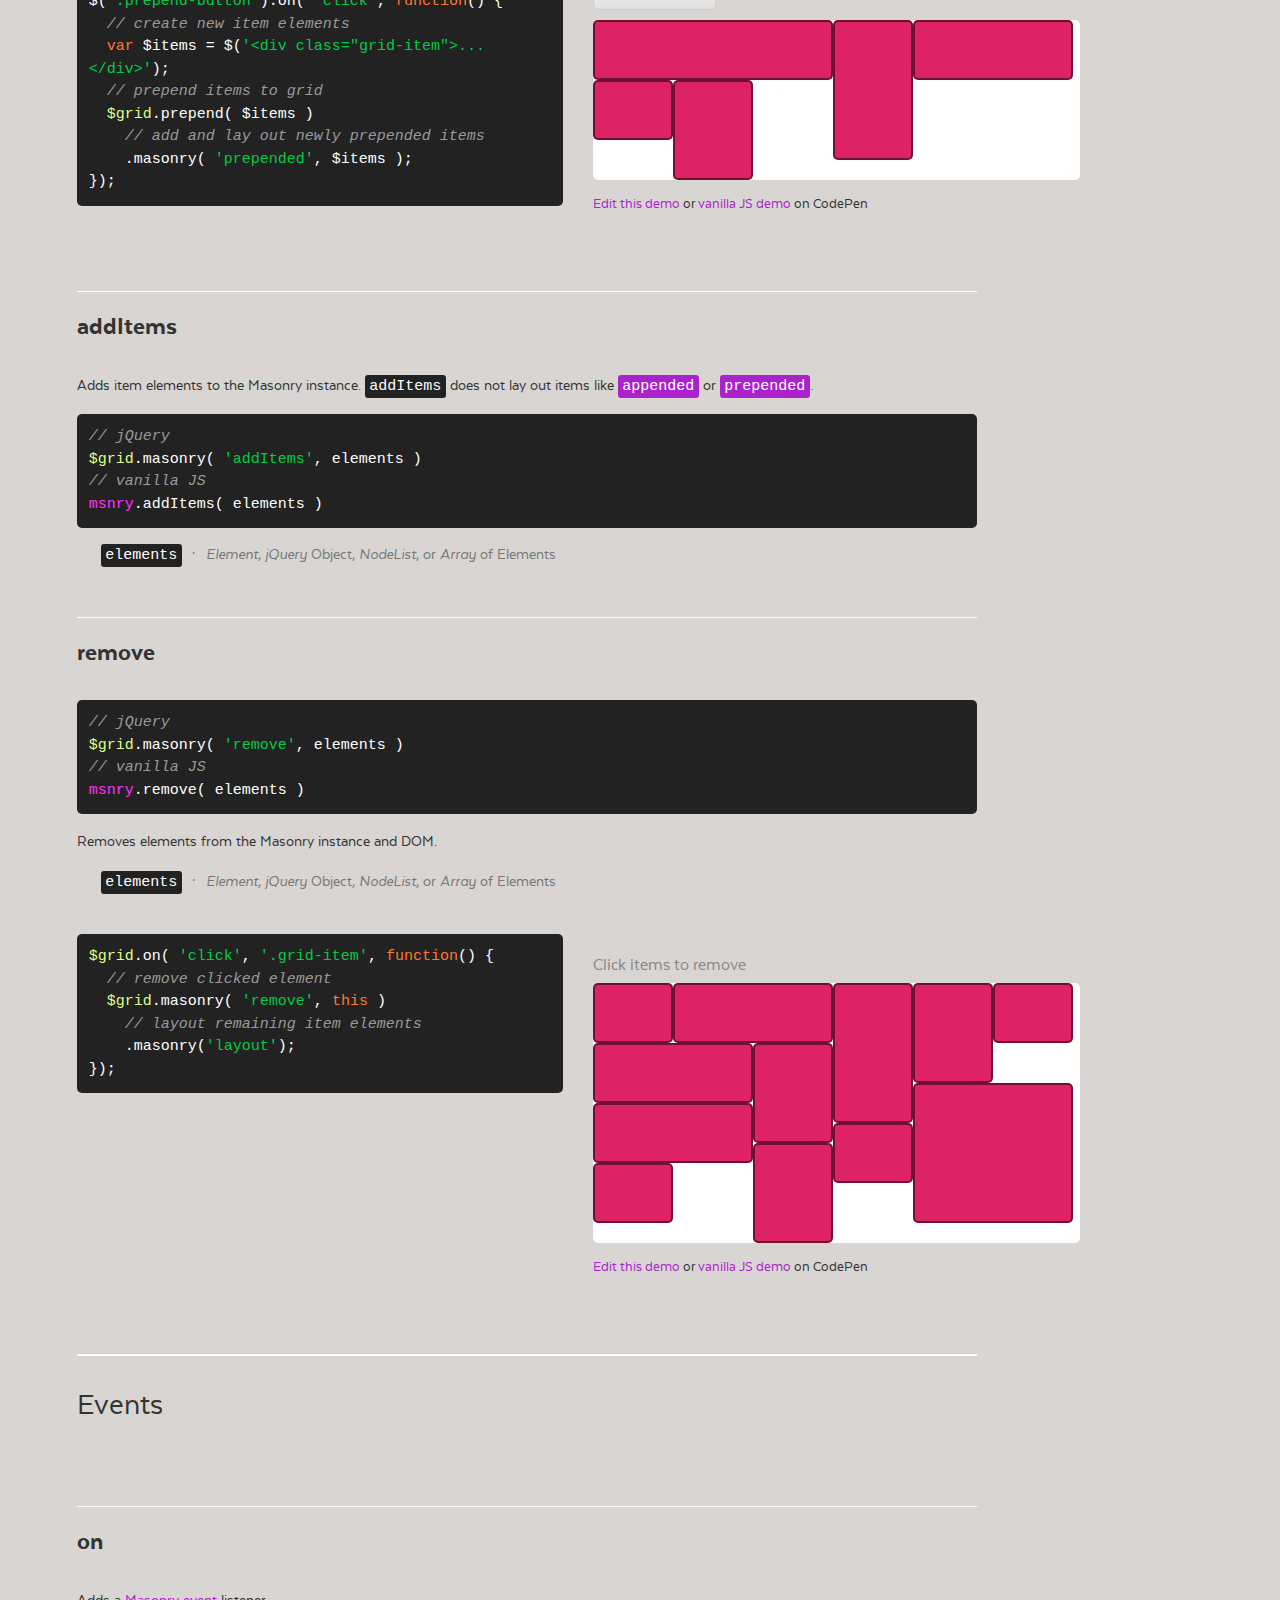
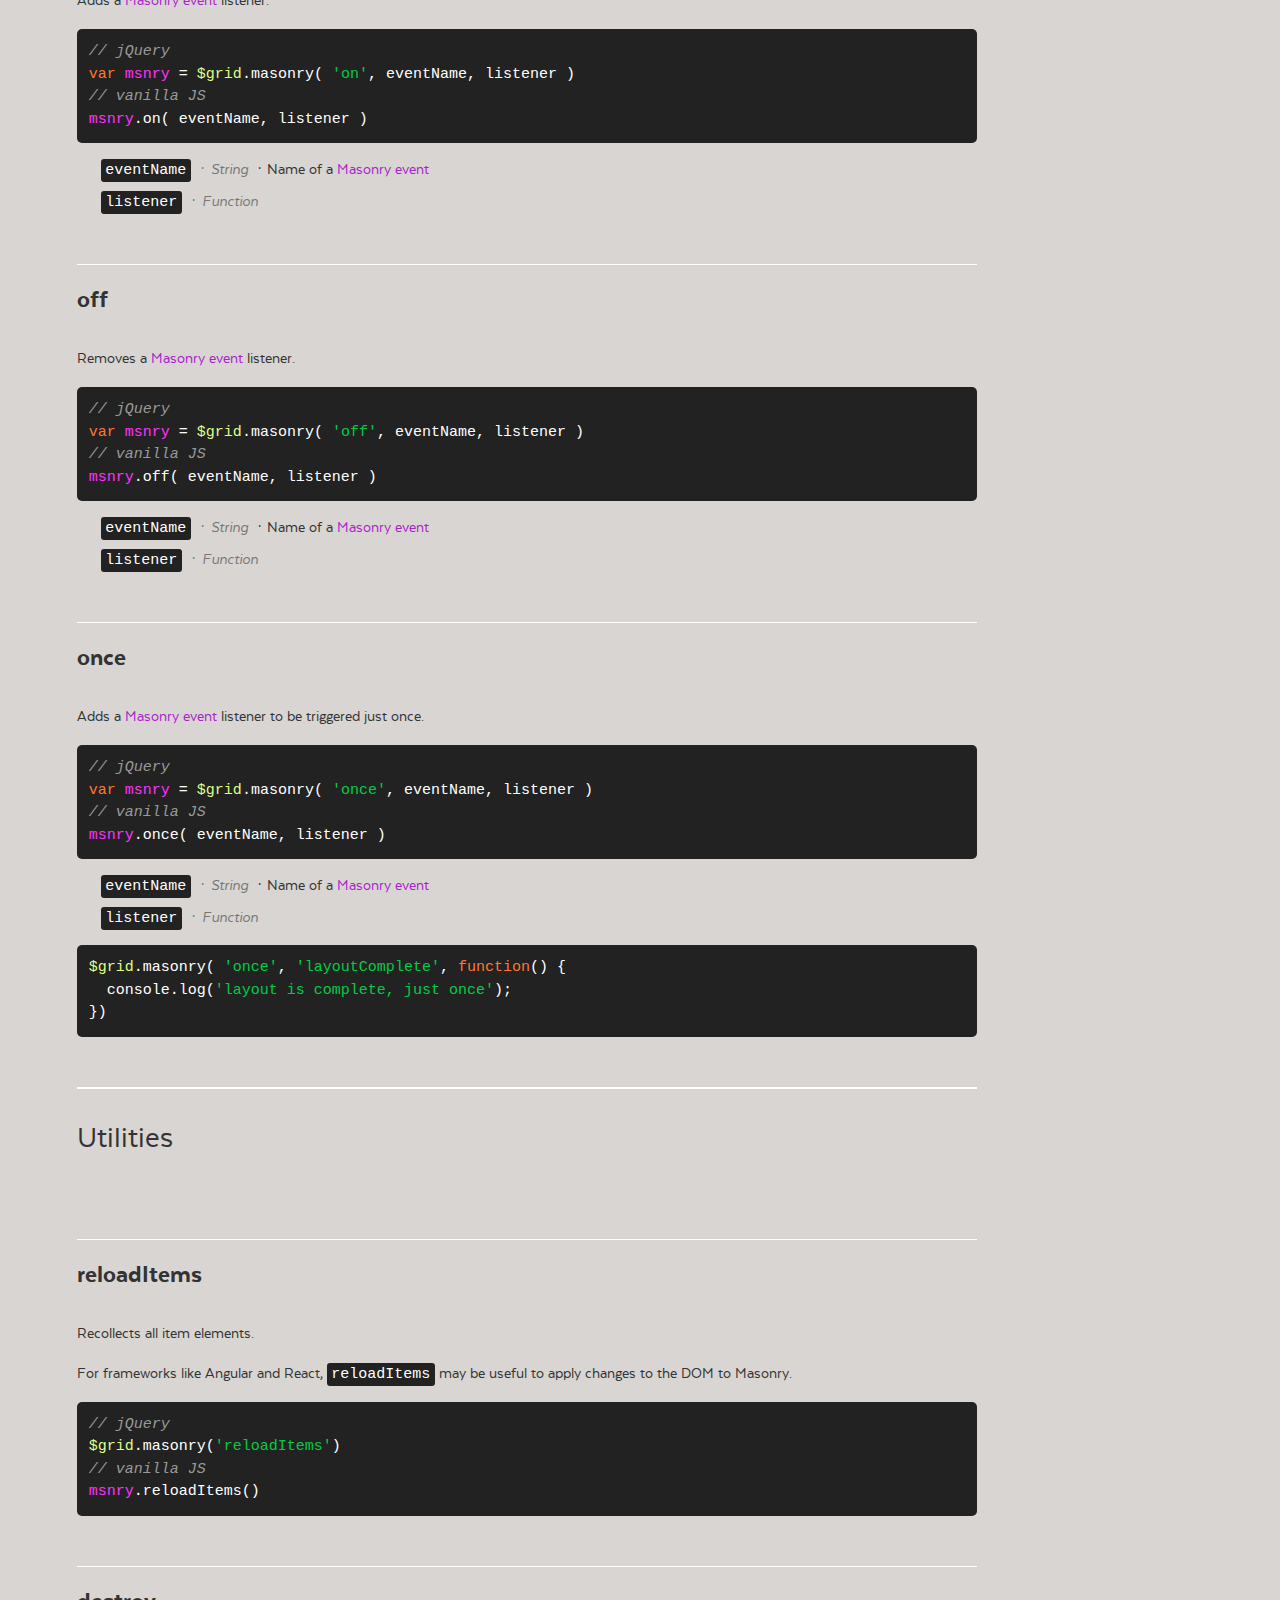
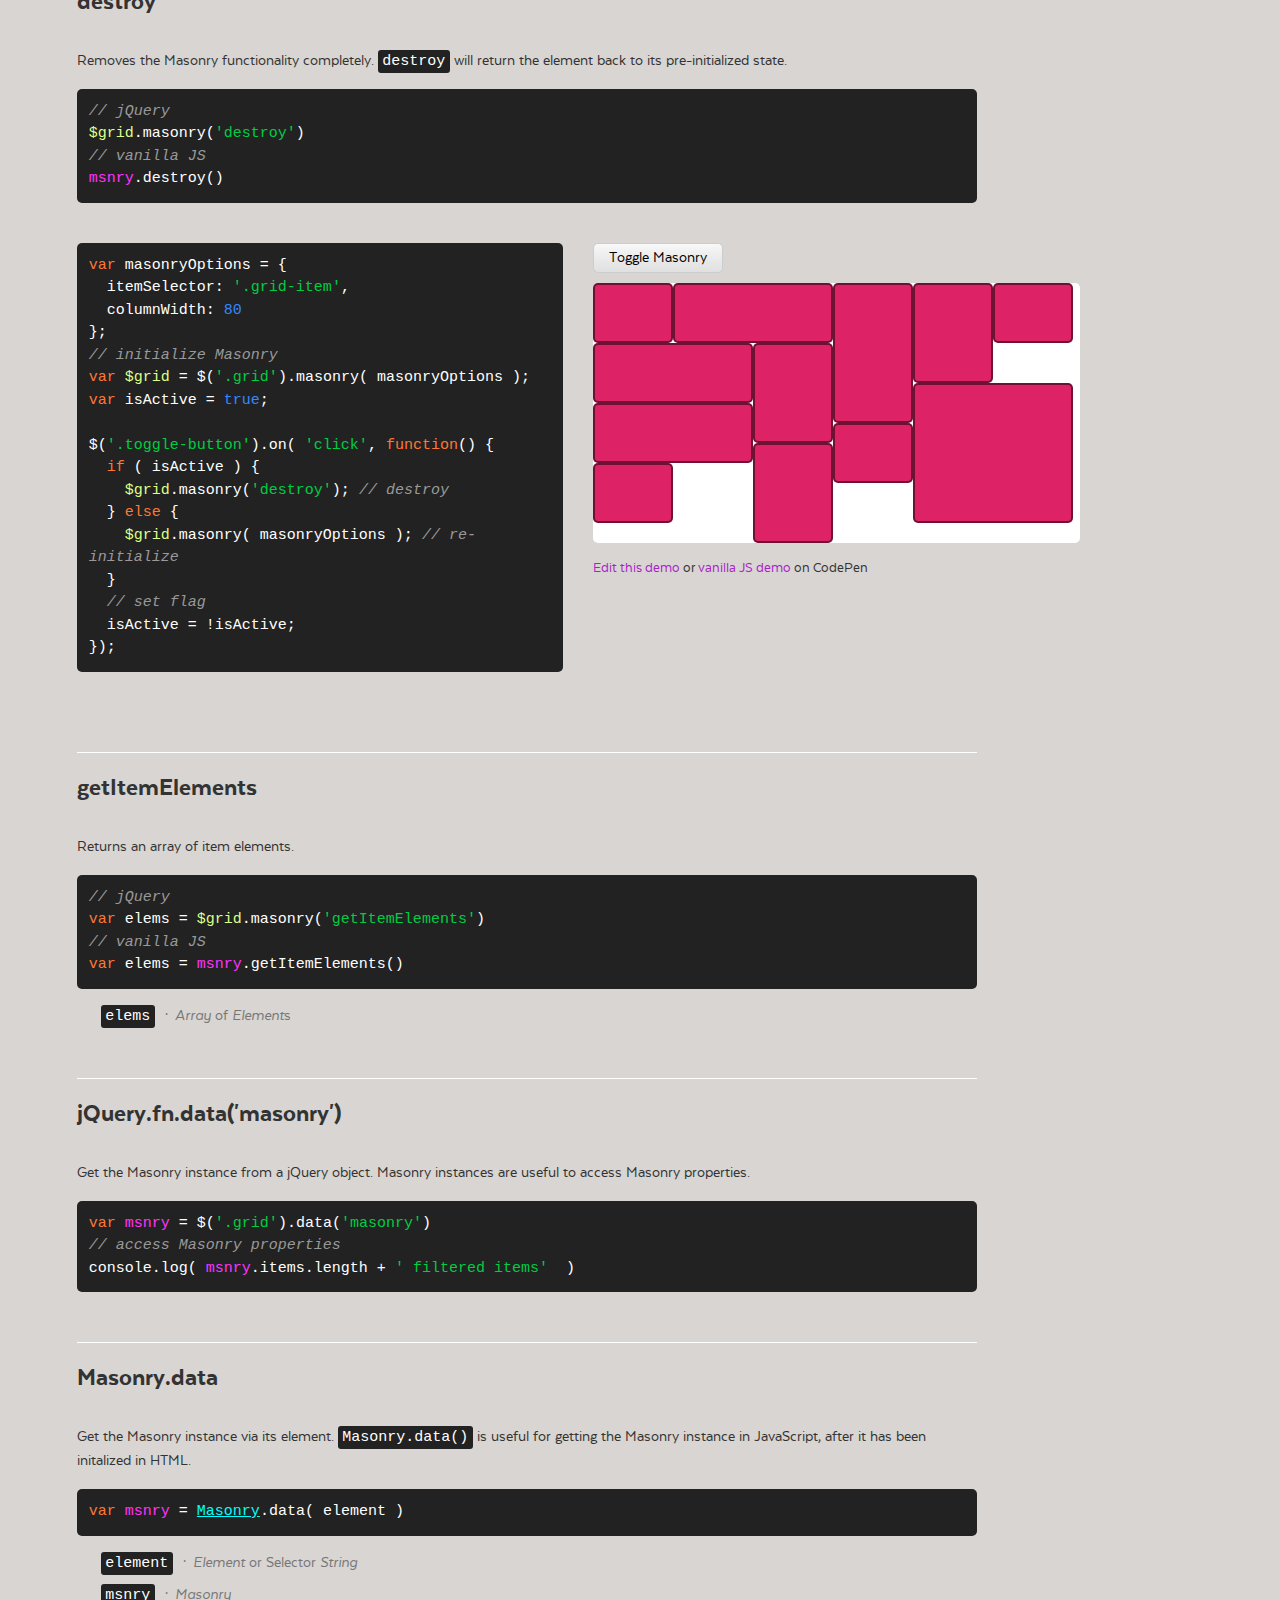
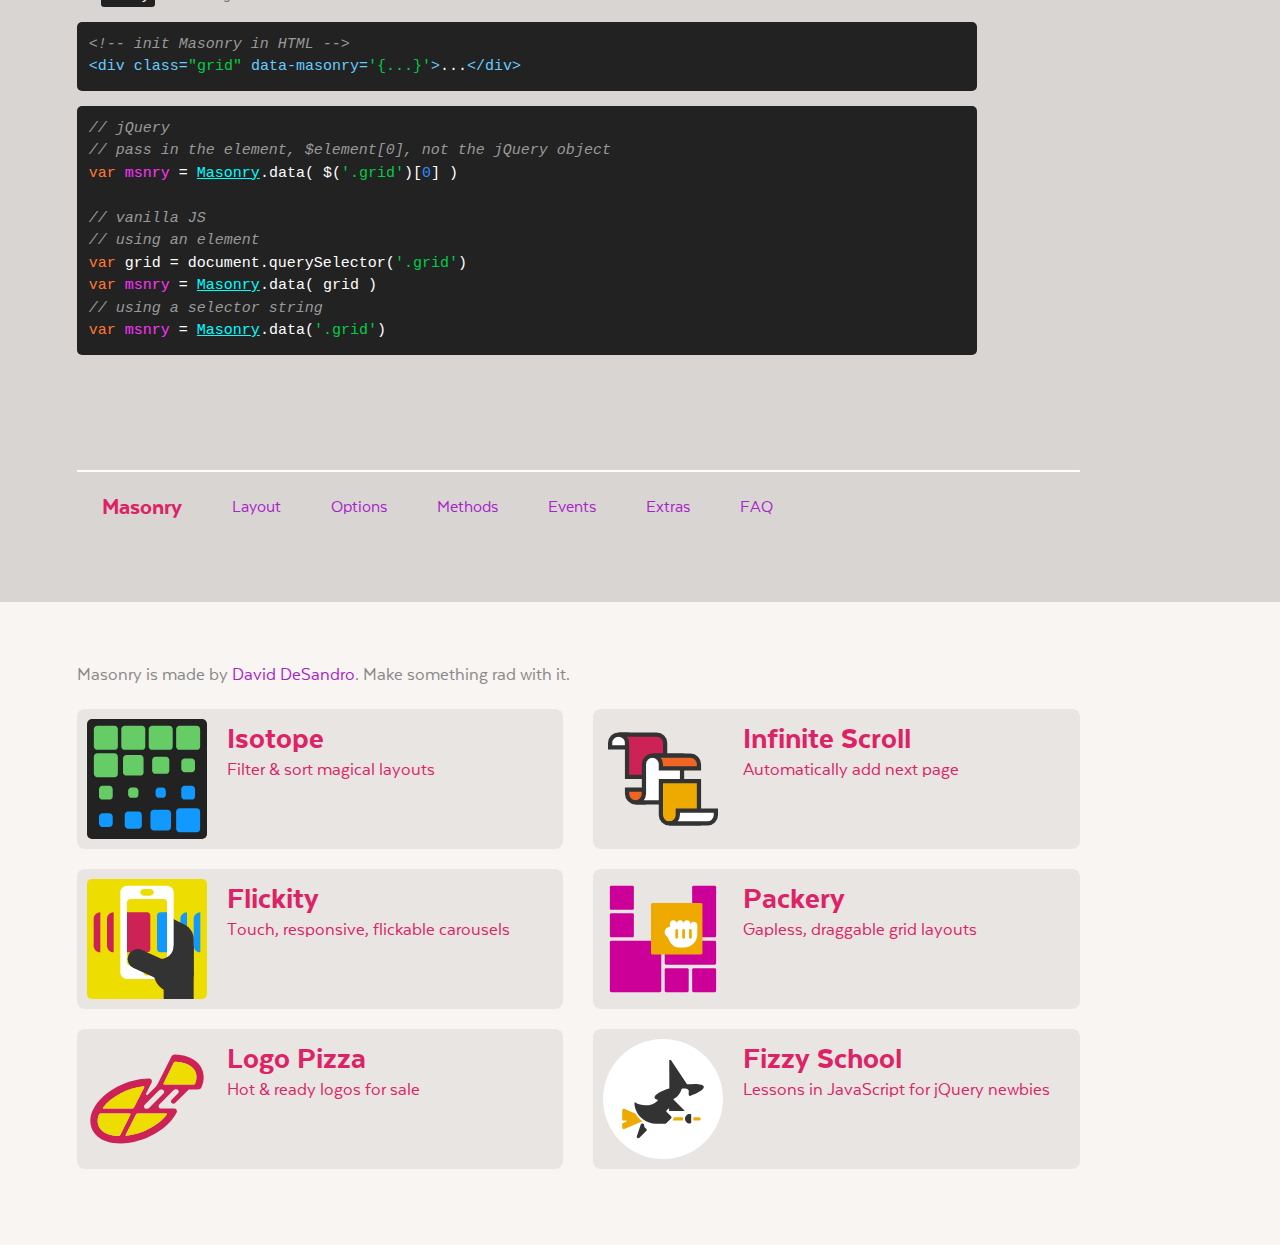
<file: venders/masonry-docs/methods.html>
<!doctype html>
<html class="export" lang="en">
<head>
  <meta charset="utf-8">
  <meta http-equiv="X-UA-Compatible" content="IE=edge,chrome=1">
  <meta name="viewport" content="width=device-width">
  <meta name="description" content="Cascading grid layout library">

  <title>Masonry &#xB7; Methods</title>

    <link rel="stylesheet" href="css/masonry-docs.css?3" media="screen">

</head>
<body class="page--" data-page="">


  <div class="site-nav">
    <div class="container">
      <ol class="site-nav__list">
        <li class="site-nav__item site-nav__item--homepage">
          <a href=".">Masonry</a></li>
        <li class="site-nav__item site-nav__item--layout">
          <a href="layout.html">Layout</a></li>
        <li class="site-nav__item site-nav__item--options">
          <a href="options.html">Options</a></li>
        <li class="site-nav__item site-nav__item--methods">
          <a href="methods.html">Methods</a></li>
        <li class="site-nav__item site-nav__item--events">
          <a href="events.html">Events</a></li>
        <li class="site-nav__item site-nav__item--extras">
          <a href="extras.html">Extras</a></li>
        <li class="site-nav__item site-nav__item--faq">
          <a href="faq.html">FAQ</a></li>
      </ol>
    </div>
  </div>


  <div id="content" class="content container">

      <h1>Methods</h1>

    <ul class="page-nav">
<li class="page-nav__item page-nav__item--h2"><a href="#layout">Layout</a></li>
<li class="page-nav__item page-nav__item--h3"><a href="#layout-masonry">layout / .masonry()</a></li>
<li class="page-nav__item page-nav__item--h3"><a href="#layoutitems">layoutItems</a></li>
<li class="page-nav__item page-nav__item--h3"><a href="#stamp">stamp</a></li>
<li class="page-nav__item page-nav__item--h3"><a href="#unstamp">unstamp</a></li>
<li class="page-nav__item page-nav__item--h2"><a href="#adding-removing-items">Adding &amp; removing items</a></li>
<li class="page-nav__item page-nav__item--h3"><a href="#appended">appended</a></li>
<li class="page-nav__item page-nav__item--h3"><a href="#prepended">prepended</a></li>
<li class="page-nav__item page-nav__item--h3"><a href="#additems">addItems</a></li>
<li class="page-nav__item page-nav__item--h3"><a href="#remove">remove</a></li>
<li class="page-nav__item page-nav__item--h2"><a href="#events">Events</a></li>
<li class="page-nav__item page-nav__item--h3"><a href="#on">on</a></li>
<li class="page-nav__item page-nav__item--h3"><a href="#off">off</a></li>
<li class="page-nav__item page-nav__item--h3"><a href="#once">once</a></li>
<li class="page-nav__item page-nav__item--h2"><a href="#utilities">Utilities</a></li>
<li class="page-nav__item page-nav__item--h3"><a href="#reloaditems">reloadItems</a></li>
<li class="page-nav__item page-nav__item--h3"><a href="#destroy">destroy</a></li>
<li class="page-nav__item page-nav__item--h3"><a href="#getitemelements">getItemElements</a></li>
<li class="page-nav__item page-nav__item--h3"><a href="#jquery-fn-data-masonry">jQuery.fn.data(&apos;masonry&apos;)</a></li>
<li class="page-nav__item page-nav__item--h3"><a href="#masonry-data">Masonry.data</a></li>
</ul>


<p>Methods are actions done by Masonry instances.</p>

<p>With jQuery, methods follow the jQuery UI pattern <code>.masonry( <span class="string">&apos;methodName&apos;</span> <span class="comment">/* arguments */</span> )</code>.</p>

<pre><code class="js"><span class="jquery_var">$grid</span>.masonry()
  .append( elem )
  .masonry( <span class="string">&apos;appended&apos;</span>, elem )
  <span class="comment">// layout</span>
  .masonry();
</code></pre>

<div class="call-out">
  <p>jQuery chaining is broken by methods that return values: (i.e. 
    <a href="#getitemelements"><code>getItemElements</code></a>,
    <a href="#getitem"><code>getItem</code></a>,
    <a href="#on"><code>on</code></a>, and
    <a href="#off"><code>off</code></a>).
  </p>
</div>

<p>Vanilla JavaScript methods look like <code>masonry.methodName( <span class="comment">/* arguments */</span> )</code>. Unlike jQuery methods, they cannot be chained together.</p>

<pre><code class="js"><span class="comment">// vanilla JS</span>
<span class="keyword">var</span> <span class="masonry_var">msnry</span> = <span class="keyword">new</span> <span class="masonry_keyword">Masonry</span>( <span class="string">&apos;.grid&apos;</span>, {...});
gridElement.appendChild( elem );
<span class="masonry_var">msnry</span>.appended( elem );
<span class="masonry_var">msnry</span>.layout();
</code></pre>


<h2 id="layout">Layout</h2>


<h3 id="layout-masonry">layout / .masonry()</h3>

<p>Lays out all item elements. <code>layout</code> is useful when an item has changed size, and all items need to be laid out again.</p>

<pre><code class="js"><span class="comment">// jQuery</span>
<span class="jquery_var">$grid</span>.masonry()
<span class="comment">// vanilla JS</span>
<span class="masonry_var">msnry</span>.layout()
</code></pre>

<div class="duo example">
  <div class="duo__cell example__code">
<pre><code class="js"><span class="keyword">var</span> <span class="jquery_var">$grid</span> = $(<span class="string">&apos;.grid&apos;</span>).masonry({
  <span class="attr">columnWidth</span>: <span class="number">80</span>
});
<span class="comment">// change size of item by toggling gigante class</span>
<span class="jquery_var">$grid</span>.on( <span class="string">&apos;click&apos;</span>, <span class="string">&apos;.grid-item&apos;</span>, <span class="function"><span class="keyword">function</span>(<span class="params"></span>) </span>{
  $(<span class="keyword">this</span>).toggleClass(<span class="string">&apos;gigante&apos;</span>);
  <span class="comment">// trigger layout after item size changes</span>
  <span class="jquery_var">$grid</span>.masonry(<span class="string">&apos;layout&apos;</span>);
});
</code></pre>
  </div>
  <div class="duo__cell example__demo" data-js="layout-demo">
    <p class="instruction">Click item to toggle size</p>
  
    <div class="grid grid--clickable">
      <div class="grid-item"></div>
      <div class="grid-item grid-item--width2"></div>
      <div class="grid-item grid-item--height3"></div>
      <div class="grid-item grid-item--height2"></div>
      <div class="grid-item grid-item--width2"></div>
      <div class="grid-item"></div>
      <div class="grid-item grid-item--width2 grid-item--height3"></div>
      <div class="grid-item grid-item--height2"></div>
      <div class="grid-item grid-item--width2"></div>
      <div class="grid-item"></div>
      <div class="grid-item grid-item--height2"></div>
      <div class="grid-item"></div>
    </div>
  
    <p class="edit-demo">
        <a href="https://codepen.io/desandro/pen/JdEyYQ">Edit this demo</a>
        or <a href="https://codepen.io/desandro/pen/vdkJn">vanilla JS demo</a> on CodePen
    </p>
  </div>
</div>


<h3 id="layoutitems">layoutItems</h3>

<p>Lays out specified items.</p>

<pre><code class="js"><span class="comment">// jQuery</span>
<span class="jquery_var">$grid</span>.masonry( <span class="string">&apos;layoutItems&apos;</span>, items, isStill )
<span class="comment">// vanilla JS</span>
<span class="masonry_var">msnry</span>.layoutItems( items, isStill )
</code></pre>

<p class="argument">
  <code class="argument__code">items</code>
  <span class="argument__type"><i>Array</i> of <i>Masonry.Item</i>s</span>
</p>

<p class="argument">
  <code class="argument__code">isStill</code>
  <span class="argument__type"><i>Boolean</i></span>
  <span class="argument__description">Disables transitions</span>
</p>


<h3 id="stamp">stamp</h3>

<p>Stamps elements in the layout. Masonry will lay out item elements <em>around</em> stamped elements.</p>

<pre><code class="js"><span class="comment">// jQuery</span>
<span class="jquery_var">$grid</span>.masonry( <span class="string">&apos;stamp&apos;</span>, elements )
<span class="comment">// vanilla JS</span>
<span class="masonry_var">msnry</span>.stamp( elements )
</code></pre>

<p class="argument">
  <code class="argument__code">elements</code>
  <span class="argument__type">
    <i>Element</i>,
    <i>jQuery</i> Object,
    <i>NodeList</i>, or
    <i>Array</i> of Elements
  </span>
</p>

<p>Set <a href="options.html#itemselector"><code>itemSelector</code></a> so that stamps do not get used as layout items.</p>

<div class="duo example">
  <div class="duo__cell example__code">
<pre><code class="js"><span class="keyword">var</span> <span class="jquery_var">$grid</span> = $(<span class="string">&apos;.grid&apos;</span>).masonry({
  <span class="comment">// specify itemSelector so stamps do get laid out</span>
  itemSelector: <span class="string">&apos;.grid-item&apos;</span>,
  <span class="attr">columnWidth</span>: <span class="number">80</span>
});
<span class="keyword">var</span> $stamp = <span class="jquery_var">$grid</span>.find(<span class="string">&apos;.stamp&apos;</span>);
<span class="keyword">var</span> isStamped = <span class="literal">false</span>;

$(<span class="string">&apos;.stamp-button&apos;</span>).on( <span class="string">&apos;click&apos;</span>, <span class="function"><span class="keyword">function</span>(<span class="params"></span>) </span>{
  <span class="comment">// stamp or unstamp element</span>
  <span class="keyword">if</span> ( isStamped ) {
    <span class="jquery_var">$grid</span>.masonry( <span class="string">&apos;unstamp&apos;</span>, $stamp );
  } <span class="keyword">else</span> {
    <span class="jquery_var">$grid</span>.masonry( <span class="string">&apos;stamp&apos;</span>, $stamp );
  }
  <span class="comment">// trigger layout</span>
  <span class="jquery_var">$grid</span>.masonry(<span class="string">&apos;layout&apos;</span>);
  <span class="comment">// set flag</span>
  isStamped = !isStamped;
});
</code></pre>
  </div>
  <div class="duo__cell example__demo" data-js="stamp-methods-demo">
    <button class="button stamp-button">Toggle stamped</button>
    <div class="grid grid--has-stamp grid--stamp-methods-demo">
      <div class="stamp stamp--stamp-methods-demo"></div>
      <div class="grid-item"></div>
      <div class="grid-item grid-item--width2"></div>
      <div class="grid-item grid-item--height3"></div>
      <div class="grid-item grid-item--height2"></div>
      <div class="grid-item grid-item--width2"></div>
      <div class="grid-item"></div>
      <div class="grid-item grid-item--width2 grid-item--height3"></div>
      <div class="grid-item grid-item--height2"></div>
      <div class="grid-item grid-item--width2"></div>
      <div class="grid-item"></div>
      <div class="grid-item grid-item--height2"></div>
      <div class="grid-item"></div>
    </div>
    <p class="edit-demo">
        <a href="https://codepen.io/desandro/pen/MwJvbq">Edit this demo</a>
        or <a href="https://codepen.io/desandro/pen/wKpjs">vanilla JS demo</a> on CodePen
    </p>
  </div>
</div>


<h3 id="unstamp">unstamp</h3>

<p>Un-stamps elements in the layout, so that Masonry will no longer layout item elements around them. <a href="#stamp">See demo above</a>.</p>

<pre><code class="js"><span class="comment">// jQuery</span>
<span class="jquery_var">$grid</span>.masonry( <span class="string">&apos;unstamp&apos;</span>, elements )
<span class="comment">// vanilla JS</span>
<span class="masonry_var">msnry</span>.unstamp( elements )
</code></pre>

<p class="argument">
  <code class="argument__code">elements</code>
  <span class="argument__type">
    <i>Element</i>,
    <i>jQuery</i> Object,
    <i>NodeList</i>, or
    <i>Array</i> of Elements
  </span>
</p>


<h2 id="adding-removing-items">Adding &amp; removing items</h2>


<h3 id="appended">appended</h3>

<p>Adds and lays out newly appended item elements to the end of the layout.</p>

<pre><code class="js"><span class="comment">// jQuery</span>
<span class="jquery_var">$grid</span>.masonry( <span class="string">&apos;appended&apos;</span>, elements )
<span class="comment">// vanilla JS</span>
<span class="masonry_var">msnry</span>.appended( elements )
</code></pre>

<p class="argument">
  <code class="argument__code">elements</code>
  <span class="argument__type">
    <i>Element</i>,
    <i>jQuery</i> Object,
    <i>NodeList</i>, or
    <i>Array</i> of Elements
  </span>
</p>

<div class="duo example">
  <div class="duo__cell example__code">
<pre><code class="js">$(<span class="string">&apos;.append-button&apos;</span>).on( <span class="string">&apos;click&apos;</span>, <span class="function"><span class="keyword">function</span>(<span class="params"></span>) </span>{
  <span class="comment">// create new item elements</span>
  <span class="keyword">var</span> $items = $(<span class="string">&apos;&lt;div class=&quot;grid-item&quot;&gt;...&lt;/div&gt;&apos;</span>);
  <span class="comment">// append items to grid</span>
  <span class="jquery_var">$grid</span>.append( $items )
    <span class="comment">// add and lay out newly appended items</span>
    .masonry( <span class="string">&apos;appended&apos;</span>, $items );
});
</code></pre>
  </div>
  <div class="duo__cell example__demo" data-js="appended-demo">
    <button class="button append-button">Append items</button>
    <div class="grid">
      <div class="grid-item grid-item--width3"></div>
      <div class="grid-item grid-item--height3"></div>
      <div class="grid-item grid-item--width2"></div>
      <div class="grid-item"></div>
      <div class="grid-item grid-item--height2"></div>
    </div>
    <p class="edit-demo">
        <a href="https://codepen.io/desandro/pen/kwALv">Edit this demo</a>
        or <a href="https://codepen.io/desandro/pen/nhekz">vanilla JS demo</a> on CodePen
    </p>
  </div>
</div>

<p>While jQuery can add an HTML string with <code>.append()</code>, Masonry&apos;s <code>appended</code> cannot. When adding content with jQuery ajax methods like <a href="https://api.jquery.com/jquery.get/"><code>$.get()</code></a> or <a href="https://api.jquery.com/jquery.ajax/"><code>$.ajax()</code></a>, wrap HTML content string in a jQuery object to use it with <code>appended</code>.</p>

<pre><code class="js"><span class="comment">// does not work</span>
$.get( <span class="string">&apos;page2&apos;</span>, <span class="function"><span class="keyword">function</span>(<span class="params"> content </span>) </span>{
  <span class="comment">// HTML string added, but items not added to Masonry</span>
  <span class="jquery_var">$grid</span>.append( content ).masonry( <span class="string">&apos;appended&apos;</span>, content );
});

<span class="comment">// does work</span>
$.get( <span class="string">&apos;page2&apos;</span>, <span class="function"><span class="keyword">function</span>(<span class="params"> content </span>) </span>{
  <span class="comment">// wrap content in jQuery object</span>
  <span class="keyword">var</span> $content = $( content );
  <span class="comment">// add jQuery object</span>
  <span class="jquery_var">$grid</span>.append( $content ).masonry( <span class="string">&apos;appended&apos;</span>, $content );
});
</code></pre>


<h3 id="prepended">prepended</h3>

<p>Adds and lays out newly prepended item elements at the beginning of layout.</p>

<pre><code class="js"><span class="comment">// jQuery</span>
<span class="jquery_var">$grid</span>.masonry( <span class="string">&apos;prepended&apos;</span>, elements )
<span class="comment">// vanilla JS</span>
<span class="masonry_var">msnry</span>.prepended( elements )
</code></pre>

<p class="argument">
  <code class="argument__code">elements</code>
  <span class="argument__type">
    <i>Element</i>,
    <i>jQuery</i> Object,
    <i>NodeList</i>, or
    <i>Array</i> of Elements
  </span>
</p>

<div class="duo example">
  <div class="duo__cell example__code">
<pre><code class="js">$(<span class="string">&apos;.prepend-button&apos;</span>).on( <span class="string">&apos;click&apos;</span>, <span class="function"><span class="keyword">function</span>(<span class="params"></span>) </span>{
  <span class="comment">// create new item elements</span>
  <span class="keyword">var</span> $items = $(<span class="string">&apos;&lt;div class=&quot;grid-item&quot;&gt;...&lt;/div&gt;&apos;</span>);
  <span class="comment">// prepend items to grid</span>
  <span class="jquery_var">$grid</span>.prepend( $items )
    <span class="comment">// add and lay out newly prepended items</span>
    .masonry( <span class="string">&apos;prepended&apos;</span>, $items );
});
</code></pre>
  </div>
  <div class="duo__cell example__demo" data-js="prepended-demo">
    <button class="button prepend-button">Prepend items</button>
    <div class="grid">
      <div class="grid-item grid-item--width3"></div>
      <div class="grid-item grid-item--height3"></div>
      <div class="grid-item grid-item--width2"></div>
      <div class="grid-item"></div>
      <div class="grid-item grid-item--height2"></div>
    </div>
    <p class="edit-demo">
        <a href="https://codepen.io/desandro/pen/vilFn">Edit this demo</a>
        or <a href="https://codepen.io/desandro/pen/rVjgrL">vanilla JS demo</a> on CodePen
    </p>
  </div>
</div>


<h3 id="additems">addItems</h3>

<p>Adds item elements to the Masonry instance. <code>addItems</code> does not lay out items like <a href="#appended"><code>appended</code></a> or <a href="#prepended"><code>prepended</code></a>.</p>

<pre><code class="js"><span class="comment">// jQuery</span>
<span class="jquery_var">$grid</span>.masonry( <span class="string">&apos;addItems&apos;</span>, elements )
<span class="comment">// vanilla JS</span>
<span class="masonry_var">msnry</span>.addItems( elements )
</code></pre>

<p class="argument">
  <code class="argument__code">elements</code>
  <span class="argument__type">
    <i>Element</i>,
    <i>jQuery</i> Object,
    <i>NodeList</i>, or
    <i>Array</i> of Elements
  </span>
</p>


<h3 id="remove">remove</h3>

<pre><code class="js"><span class="comment">// jQuery</span>
<span class="jquery_var">$grid</span>.masonry( <span class="string">&apos;remove&apos;</span>, elements )
<span class="comment">// vanilla JS</span>
<span class="masonry_var">msnry</span>.remove( elements )
</code></pre>

<p>Removes elements from the Masonry instance and DOM.</p>

<p class="argument">
  <code class="argument__code">elements</code>
  <span class="argument__type">
    <i>Element</i>,
    <i>jQuery</i> Object,
    <i>NodeList</i>, or
    <i>Array</i> of Elements
  </span>
</p>

<div class="duo example">
  <div class="duo__cell example__code">
<pre><code class="js"><span class="jquery_var">$grid</span>.on( <span class="string">&apos;click&apos;</span>, <span class="string">&apos;.grid-item&apos;</span>, <span class="function"><span class="keyword">function</span>(<span class="params"></span>) </span>{
  <span class="comment">// remove clicked element</span>
  <span class="jquery_var">$grid</span>.masonry( <span class="string">&apos;remove&apos;</span>, <span class="keyword">this</span> )
    <span class="comment">// layout remaining item elements</span>
    .masonry(<span class="string">&apos;layout&apos;</span>);
});
</code></pre>
  </div>
  <div class="duo__cell example__demo" data-js="remove-demo">
    <p class="instruction">Click items to remove</p>
    <div class="grid grid--clickable">
      <div class="grid-item"></div>
      <div class="grid-item grid-item--width2"></div>
      <div class="grid-item grid-item--height3"></div>
      <div class="grid-item grid-item--height2"></div>
      <div class="grid-item grid-item--width2"></div>
      <div class="grid-item"></div>
      <div class="grid-item grid-item--width2 grid-item--height3"></div>
      <div class="grid-item grid-item--height2"></div>
      <div class="grid-item grid-item--width2"></div>
      <div class="grid-item"></div>
      <div class="grid-item grid-item--height2"></div>
      <div class="grid-item"></div>
    </div>
    <p class="edit-demo">
        <a href="https://codepen.io/desandro/pen/aOprQW">Edit this demo</a>
        or <a href="https://codepen.io/desandro/pen/IBJeq">vanilla JS demo</a> on CodePen
    </p>
  </div>
</div>


<h2 id="events">Events</h2>


<h3 id="on">on</h3>

<p>Adds a <a href="events.html">Masonry event</a> listener.</p>

<pre><code class="js"><span class="comment">// jQuery</span>
<span class="keyword">var</span> <span class="masonry_var">msnry</span> = <span class="jquery_var">$grid</span>.masonry( <span class="string">&apos;on&apos;</span>, eventName, listener )
<span class="comment">// vanilla JS</span>
<span class="masonry_var">msnry</span>.on( eventName, listener )
</code></pre>

<p class="argument">
  <code class="argument__code">eventName</code>
  <span class="argument__type"><i>String</i></span>
  <span class="argument__description">Name of a <a href="events.html">Masonry event</a></span>
</p>

<p class="argument">
  <code class="argument__code">listener</code>
  <span class="argument__type"><i>Function</i></span>
</p>


<h3 id="off">off</h3>

<p>Removes a <a href="events.html">Masonry event</a> listener.</p>

<pre><code class="js"><span class="comment">// jQuery</span>
<span class="keyword">var</span> <span class="masonry_var">msnry</span> = <span class="jquery_var">$grid</span>.masonry( <span class="string">&apos;off&apos;</span>, eventName, listener )
<span class="comment">// vanilla JS</span>
<span class="masonry_var">msnry</span>.off( eventName, listener )
</code></pre>

<p class="argument">
  <code class="argument__code">eventName</code>
  <span class="argument__type"><i>String</i></span>
  <span class="argument__description">Name of a <a href="events.html">Masonry event</a></span>
</p>

<p class="argument">
  <code class="argument__code">listener</code>
  <span class="argument__type"><i>Function</i></span>
</p>


<h3 id="once">once</h3>

<p>Adds a <a href="events.html">Masonry event</a> listener to be triggered just once.</p>

<pre><code class="js"><span class="comment">// jQuery</span>
<span class="keyword">var</span> <span class="masonry_var">msnry</span> = <span class="jquery_var">$grid</span>.masonry( <span class="string">&apos;once&apos;</span>, eventName, listener )
<span class="comment">// vanilla JS</span>
<span class="masonry_var">msnry</span>.once( eventName, listener )
</code></pre>

<p class="argument">
  <code class="argument__code">eventName</code>
  <span class="argument__type"><i>String</i></span>
  <span class="argument__description">Name of a <a href="events.html">Masonry event</a></span>
</p>

<p class="argument">
  <code class="argument__code">listener</code>
  <span class="argument__type"><i>Function</i></span>
</p>

<pre><code class="js"><span class="jquery_var">$grid</span>.masonry( <span class="string">&apos;once&apos;</span>, <span class="string">&apos;layoutComplete&apos;</span>, <span class="function"><span class="keyword">function</span>(<span class="params"></span>) </span>{
  <span class="built_in">console</span>.log(<span class="string">&apos;layout is complete, just once&apos;</span>);
})
</code></pre>


<h2 id="utilities">Utilities</h2>


<h3 id="reloaditems">reloadItems</h3>

<p>Recollects all item elements.</p>

<p>For frameworks like Angular and React, <code>reloadItems</code> may be useful to apply changes to the DOM to Masonry.</p>

<pre><code class="js"><span class="comment">// jQuery</span>
<span class="jquery_var">$grid</span>.masonry(<span class="string">&apos;reloadItems&apos;</span>)
<span class="comment">// vanilla JS</span>
<span class="masonry_var">msnry</span>.reloadItems()
</code></pre>


<h3 id="destroy">destroy</h3>

<p>Removes the Masonry functionality completely. <code>destroy</code> will return the element back to its pre-initialized state.</p>

<pre><code class="js"><span class="comment">// jQuery</span>
<span class="jquery_var">$grid</span>.masonry(<span class="string">&apos;destroy&apos;</span>)
<span class="comment">// vanilla JS</span>
<span class="masonry_var">msnry</span>.destroy()
</code></pre>

<div class="duo example">
  <div class="duo__cell example__code">
<pre><code class="js"><span class="keyword">var</span> masonryOptions = {
  <span class="attr">itemSelector</span>: <span class="string">&apos;.grid-item&apos;</span>,
  <span class="attr">columnWidth</span>: <span class="number">80</span>
};
<span class="comment">// initialize Masonry</span>
<span class="keyword">var</span> <span class="jquery_var">$grid</span> = $(<span class="string">&apos;.grid&apos;</span>).masonry( masonryOptions );
<span class="keyword">var</span> isActive = <span class="literal">true</span>;

$(<span class="string">&apos;.toggle-button&apos;</span>).on( <span class="string">&apos;click&apos;</span>, <span class="function"><span class="keyword">function</span>(<span class="params"></span>) </span>{
  <span class="keyword">if</span> ( isActive ) {
    <span class="jquery_var">$grid</span>.masonry(<span class="string">&apos;destroy&apos;</span>); <span class="comment">// destroy</span>
  } <span class="keyword">else</span> {
    <span class="jquery_var">$grid</span>.masonry( masonryOptions ); <span class="comment">// re-initialize</span>
  }
  <span class="comment">// set flag</span>
  isActive = !isActive;
});
</code></pre>
  </div>
  <div class="duo__cell example__demo" data-js="destroy-demo">
    <button class="button toggle-button">Toggle Masonry</button>
    <div class="grid">
      <div class="grid-item"></div>
      <div class="grid-item grid-item--width2"></div>
      <div class="grid-item grid-item--height3"></div>
      <div class="grid-item grid-item--height2"></div>
      <div class="grid-item grid-item--width2"></div>
      <div class="grid-item"></div>
      <div class="grid-item grid-item--width2 grid-item--height3"></div>
      <div class="grid-item grid-item--height2"></div>
      <div class="grid-item grid-item--width2"></div>
      <div class="grid-item"></div>
      <div class="grid-item grid-item--height2"></div>
      <div class="grid-item"></div>
    </div>
    <p class="edit-demo">
        <a href="https://codepen.io/desandro/pen/jPyoRE">Edit this demo</a>
        or <a href="https://codepen.io/desandro/pen/EogCw">vanilla JS demo</a> on CodePen
    </p>
  </div>
</div>


<h3 id="getitemelements">getItemElements</h3>

<p>Returns an array of item elements.</p>

<pre><code class="js"><span class="comment">// jQuery</span>
<span class="keyword">var</span> elems = <span class="jquery_var">$grid</span>.masonry(<span class="string">&apos;getItemElements&apos;</span>)
<span class="comment">// vanilla JS</span>
<span class="keyword">var</span> elems = <span class="masonry_var">msnry</span>.getItemElements()
</code></pre>

<p class="argument">
  <code class="argument__code">elems</code>
  <span class="argument__type"><i>Array</i> of <i>Element</i>s</span>
</p>


<h3 id="jquery-fn-data-masonry">jQuery.fn.data(&apos;masonry&apos;)</h3>

<p>Get the Masonry instance from a jQuery object. Masonry instances are useful to access Masonry properties.</p>

<pre><code class="js"><span class="keyword">var</span> <span class="masonry_var">msnry</span> = $(<span class="string">&apos;.grid&apos;</span>).data(<span class="string">&apos;masonry&apos;</span>)
<span class="comment">// access Masonry properties</span>
<span class="built_in">console</span>.log( <span class="masonry_var">msnry</span>.items.length + <span class="string">&apos; filtered items&apos;</span>  )
</code></pre>


<h3 id="masonry-data">Masonry.data</h3>

<p>Get the Masonry instance via its element. <code>Masonry.data()</code> is useful for getting the Masonry instance in JavaScript, after it has been initalized in HTML.</p>

<pre><code class="js"><span class="keyword">var</span> <span class="masonry_var">msnry</span> = <span class="masonry_keyword">Masonry</span>.data( element )
</code></pre>

<p class="argument">
  <code class="argument__code">element</code>
  <span class="argument__type"><i>Element</i> or Selector <i>String</i></span>
</p>

<p class="argument">
  <code class="argument__code">msnry</code>
  <span class="argument__type"><i>Masonry</i></span>
</p>

<pre><code class="html"><span class="comment">&lt;!-- init Masonry in HTML --&gt;</span>
<span class="tag">&lt;<span class="name">div</span> <span class="attr">class</span>=<span class="string">&quot;grid&quot;</span> <span class="attr">data-masonry</span>=<span class="string">&apos;{...}&apos;</span>&gt;</span>...<span class="tag">&lt;/<span class="name">div</span>&gt;</span>
</code></pre>

<pre><code class="js"><span class="comment">// jQuery</span>
<span class="comment">// pass in the element, $element[0], not the jQuery object</span>
<span class="keyword">var</span> <span class="masonry_var">msnry</span> = <span class="masonry_keyword">Masonry</span>.data( $(<span class="string">&apos;.grid&apos;</span>)[<span class="number">0</span>] )

<span class="comment">// vanilla JS</span>
<span class="comment">// using an element</span>
<span class="keyword">var</span> grid = <span class="built_in">document</span>.querySelector(<span class="string">&apos;.grid&apos;</span>)
<span class="keyword">var</span> <span class="masonry_var">msnry</span> = <span class="masonry_keyword">Masonry</span>.data( grid )
<span class="comment">// using a selector string</span>
<span class="keyword">var</span> <span class="masonry_var">msnry</span> = <span class="masonry_keyword">Masonry</span>.data(<span class="string">&apos;.grid&apos;</span>)
</code></pre>



  </div>

  <div class="site-nav">
    <div class="container">
      <ol class="site-nav__list">
        <li class="site-nav__item site-nav__item--homepage">
          <a href=".">Masonry</a></li>
        <li class="site-nav__item site-nav__item--layout">
          <a href="layout.html">Layout</a></li>
        <li class="site-nav__item site-nav__item--options">
          <a href="options.html">Options</a></li>
        <li class="site-nav__item site-nav__item--methods">
          <a href="methods.html">Methods</a></li>
        <li class="site-nav__item site-nav__item--events">
          <a href="events.html">Events</a></li>
        <li class="site-nav__item site-nav__item--extras">
          <a href="extras.html">Extras</a></li>
        <li class="site-nav__item site-nav__item--faq">
          <a href="faq.html">FAQ</a></li>
      </ol>
    </div>
  </div>

  <div class="site-footer">
    <div class="container">
  
      <p class="site-footer__copy">
        Masonry is made by <a href="https://desandro.com">David DeSandro</a>.
        Make something rad with it.
      </p>
  
      <div class="showcase">
      
        <ul class="showcase-item-list">
            <li class="showcase-item">
              <a class="showcase-item__link" href="https://isotope.metafizzy.co">
                <div class="showcase-item__image">
                    <svg class="isotope-illo" xmlns="http://www.w3.org/2000/svg" viewbox="0 0 350 350" width="100" height="100">
                      <path class="isotope-illo__color1" fill="#6C6" d="M80 170H30c-6 0-10-5-10-10v-50c0-6 5-10 10-10h50c6 0 10 5 10 10v50C90 166 86 170 80 170z"/>
                      <path class="isotope-illo__color1" fill="#6C6" d="M80 90H30c-6 0-10-5-10-10V30c0-6 5-10 10-10h50c6 0 10 5 10 10v50C90 86 86 90 80 90z"/>
                      <path class="isotope-illo__color1" fill="#6C6" d="M160 90h-50c-6 0-10-5-10-10V30c0-6 5-10 10-10h50c6 0 10 5 10 10v50C170 86 166 90 160 90z"/>
                      <path class="isotope-illo__color1" fill="#6C6" d="M240 90h-50c-6 0-10-5-10-10V30c0-6 5-10 10-10h50c6 0 10 5 10 10v50C250 86 246 90 240 90z"/>
                      <path class="isotope-illo__color1" fill="#6C6" d="M320 90h-50c-6 0-10-5-10-10V30c0-6 5-10 10-10h50c6 0 10 5 10 10v50C330 86 326 90 320 90z"/>
                      <path class="isotope-illo__color1" fill="#6C6" d="M155 165h-40c-6 0-10-5-10-10v-40c0-6 5-10 10-10h40c6 0 10 5 10 10v40 C165 161 161 165 155 165z"/>
                      <path class="isotope-illo__color1" fill="#6C6" d="M230 160h-30c-6 0-10-5-10-10v-30c0-6 5-10 10-10h30c6 0 10 5 10 10v30 C240 156 236 160 230 160z"/>
                      <path class="isotope-illo__color1" fill="#6C6" d="M305 155h-20c-6 0-10-5-10-10v-20c0-6 5-10 10-10h20c6 0 10 5 10 10v20 C315 151 311 155 305 155z"/>
                      <path class="isotope-illo__color1" fill="#6C6" d="M65 235H45c-6 0-10-5-10-10v-20c0-6 5-10 10-10h20c6 0 10 5 10 10v20C75 231 71 235 65 235z"/>
                      <path class="isotope-illo__color1" fill="#6C6" d="M140 230h-10c-6 0-10-5-10-10v-10c0-6 5-10 10-10h10c6 0 10 5 10 10v10 C150 226 146 230 140 230z"/>
                      <path class="isotope-illo__color2" fill="#19F" d="M305 235h-20c-6 0-10-5-10-10v-20c0-6 5-10 10-10h20c6 0 10 5 10 10v20 C315 231 311 235 305 235z"/>
                      <path class="isotope-illo__color2" fill="#19F" d="M65 315H45c-6 0-10-5-10-10v-20c0-6 5-10 10-10h20c6 0 10 5 10 10v20C75 311 71 315 65 315z"/>
                      <path class="isotope-illo__color2" fill="#19F" d="M150 320h-30c-6 0-10-5-10-10v-30c0-6 5-10 10-10h30c6 0 10 5 10 10v30 C160 316 156 320 150 320z"/>
                      <path class="isotope-illo__color2" fill="#19F" d="M220 230h-10c-6 0-10-5-10-10v-10c0-6 5-10 10-10h10c6 0 10 5 10 10v10 C230 226 226 230 220 230z"/>
                      <path class="isotope-illo__color2" fill="#19F" d="M235 325h-40c-6 0-10-5-10-10v-40c0-6 5-10 10-10h40c6 0 10 5 10 10v40 C245 321 241 325 235 325z"/>
                      <path class="isotope-illo__color2" fill="#19F" d="M320 330h-50c-6 0-10-5-10-10v-50c0-6 5-10 10-10h50c6 0 10 5 10 10v50 C330 326 326 330 320 330z"/>
                    </svg>
                </div>
                <div class="showcase-item__text">
                  <h3 class="showcase-item__title">Isotope</h3>
                  <p class="showcase-item__description">Filter &amp; sort magical layouts</p>
                </div>
              </a>
            </li>
      
            <li class="showcase-item">
              <a class="showcase-item__link" href="https://infinite-scroll.com">
                <div class="showcase-item__image">
                    <svg class="infinite-scroll-illo" xmlns="http://www.w3.org/2000/svg" viewbox="0 0 520 520" width="200" height="200">
                      <path class="infinite-scroll-illo__page infinite-scroll-illo__page--back" d="M90,110H10V90c0-22,18-40,40-40h40V110z"/>
                      <path class="infinite-scroll-illo__page infinite-scroll-illo__page--front1" d="M270,90L270,90c0-22-18-40-40-40h0H50h0c22,0,40,18,40,40v0v0v160h180V90z"/>
                      <path class="infinite-scroll-illo__page infinite-scroll-illo__page--front2" d="M170,330v-20H90v20v0c0,22,18,40,40,40h0h40V330z"/>
                      <path class="infinite-scroll-illo__page infinite-scroll-illo__page--back" d="M350,150H210c-22,0-40,18-40,40v140v0c0,22-18,40-40,40h0h220V150z"/>
                      <path class="infinite-scroll-illo__page infinite-scroll-illo__page--front3" d="M430,470V270H250v160c0,22,18,40,40,40H430z"/>
                      <path class="infinite-scroll-illo__page infinite-scroll-illo__page--front2" d="M250,190v20h180v-20c0-22-18-40-40-40H210h0C232,150,250,168,250,190L250,190z"/>
                      <path class="infinite-scroll-illo__page infinite-scroll-illo__page--back" d="M330,410v20v0c0,22-18,40-40,40h0h180c22,0,40-18,40-40v-20H330z"/>
                    </svg>
                </div>
                <div class="showcase-item__text">
                  <h3 class="showcase-item__title">Infinite Scroll</h3>
                  <p class="showcase-item__description">Automatically add next page</p>
                </div>
              </a>
            </li>
      
            <li class="showcase-item">
              <a class="showcase-item__link" href="https://flickity.metafizzy.co">
                <div class="showcase-item__image">
                    <svg class="flickity-illo" xmlns="http://www.w3.org/2000/svg" viewbox="0 0 360 360" width="100" height="100">
                      <path class="flickity-illo__color1" fill="#19F" d="M300 220L300 220c-11 0-20-9-20-20v-80c0-11 9-20 20-20h0V220z"/>
                      <path class="flickity-illo__color1" fill="#19F" d="M340 220L340 220c-11 0-20-9-20-20v-80c0-11 9-20 20-20h0V220z"/>
                      <path class="flickity-illo__color2" fill="#333" d="M320 290V180c0-18-10-35-27-43L240 110v180H320z"/>
                      <path class="flickity-illo__color3" fill="white" d="M240 300H120c-11 0-20-9-20-20V40c0-11 9-20 20-20h120c11 0 20 9 20 20v240C260 291 251 300 240 300z"/>
                      <path class="flickity-illo__color4" fill="#ED0" d="M230 260H130c-6 0-10-5-10-10V70c0-6 5-10 10-10h100c6 0 10 5 10 10v180 C240 256 236 260 230 260z"/>
                      <path class="flickity-illo__color2" fill="#333" d="M260 200h60v81c0 32-26 59-59 59h0c-34 0-61-27-61-61V240h20 C242 240 260 222 260 200L260 200z"/>
                      <path class="flickity-illo__color5" fill="#C25" d="M180 220h-60V100h60c6 0 10 5 10 10v100C190 216 186 220 180 220z"/>
                      <path class="flickity-illo__color1" fill="#19F" d="M240 220h-20c-6 0-10-5-10-10V110c0-6 5-10 10-10h20V220z"/>
                      <rect class="flickity-illo__color2" fill="#333" x="230" y="280" width="90" height="80"/>
                      <circle class="flickity-illo__color4" fill="#ED0" cx="180" cy="280" r="10"/>
                      <line class="flickity-illo__thumb" stroke="#333" stroke-width="60" stroke-linecap="round" x1="262" y1="290" x2="152" y2="240"/>
                      <path class="flickity-illo__color4" fill="#ED0" d="M190 50h-20c-6 0-10-5-10-10v0c0-6 5-10 10-10h20c6 0 10 5 10 10v0C200 46 196 50 190 50z"/>
                      <path class="flickity-illo__color5" fill="#C25" d="M80 220L80 220c-11 0-20-9-20-20v-80c0-11 9-20 20-20h0V220z"/>
                      <path class="flickity-illo__color5" fill="#C25" d="M40 220L40 220c-11 0-20-9-20-20v-80c0-11 9-20 20-20h0V220z"/>
                    </svg>
                </div>
                <div class="showcase-item__text">
                  <h3 class="showcase-item__title">Flickity</h3>
                  <p class="showcase-item__description">Touch, responsive, flickable carousels</p>
                </div>
              </a>
            </li>
      
            <li class="showcase-item">
              <a class="showcase-item__link" href="https://packery.metafizzy.co">
                <div class="showcase-item__image">
                    <svg class="packery-illo" xmlns="http://www.w3.org/2000/svg" viewbox="0 0 700 700" width="100" height="100">
                      <path class="packery-illo__item" fill="#C09" d="M172 180H48c-4 0-8-4-8-8V48c0-4 4-8 8-8h124c4 0 8 4 8 8v124C180 176 176 180 172 180z"/>
                      <path class="packery-illo__item" fill="#C09" d="M172 340H48c-4 0-8-4-8-8V208c0-4 4-8 8-8h124c4 0 8 4 8 8v124C180 336 176 340 172 340z"/>
                      <path class="packery-illo__item" fill="#C09" d="M492 660H368c-4 0-8-4-8-8V528c0-4 4-8 8-8h124c4 0 8 4 8 8v124C500 656 496 660 492 660z"/>
                      <path class="packery-illo__item" fill="#C09" d="M652 660H528c-4 0-8-4-8-8V528c0-4 4-8 8-8h124c4 0 8 4 8 8v124C660 656 656 660 652 660z"/>
                      <path class="packery-illo__item" fill="#C09" d="M652 500H368c-4 0-8-4-8-8V368c0-4 4-8 8-8h284c4 0 8 4 8 8v124C660 496 656 500 652 500z"/>
                      <path class="packery-illo__item" fill="#C09" d="M332 660H48c-4 0-8-4-8-8V368c0-4 4-8 8-8h284c4 0 8 4 8 8v284C340 656 336 660 332 660z"/>
                      <path class="packery-illo__item" fill="#C09" d="M652 340H528c-4 0-8-4-8-8V48c0-4 4-8 8-8h124c4 0 8 4 8 8v284C660 336 656 340 652 340z"/>
                      <path class="packery-illo__draggie" fill="#EA0" d="M572 440H288c-4 0-8-4-8-8V148c0-4 4-8 8-8h284c4 0 8 4 8 8v284C580 436 576 440 572 440z"/>
                      <g>
                        <path class="packery-illo__hand" fill="white" d="M530 250c-11 0-20 9-20 20v-10c0-11-9-20-20-20s-20 9-20 20c0-11-9-20-20-20s-20 9-20 20c0-11-9-20-20-20
                          s-20 9-20 20v20c-17 0-30 13-30 30c0 11 6 20 14 25l19 35c10 18 30 30 51 30h28
                          c43 0 78-35 78-78V270C550 259 541 250 530 250z"/>
                        <line class="packery-illo__hand-line" stroke="#EA0" fill="none" stroke-width="16" stroke-linecap="round" x1="430" y1="300" x2="430" y2="340"/>
                        <line class="packery-illo__hand-line" stroke="#EA0" fill="none" stroke-width="16" stroke-linecap="round" x1="470" y1="300" x2="470" y2="340"/>
                        <line class="packery-illo__hand-line" stroke="#EA0" fill="none" stroke-width="16" stroke-linecap="round" x1="510" y1="300" x2="510" y2="340"/>
                      </g>
                    </svg>
                </div>
                <div class="showcase-item__text">
                  <h3 class="showcase-item__title">Packery</h3>
                  <p class="showcase-item__description">Gapless, draggable grid layouts</p>
                </div>
              </a>
            </li>
      
            <li class="showcase-item">
              <a class="showcase-item__link" href="http://logo.pizza">
                <div class="showcase-item__image">
                    <svg class="logo-pizza-illo" xmlns="http://www.w3.org/2000/svg" viewbox="0 0 700 700" width="100" height="100">
                      <path class="logo-pizza-illo__outline" fill="#C25" d="M513 91c-9-0-17 5-21 12l-80 160c-3 5-6 10-11 15l-47 47
                        c-5 5-12-1-9-7l32-64c5-11-2-23-14-23h-0c-121 0-268 70-327 180
                        C-9 497 35 609 196 609c138 0 279-85 327-180v0c5-11-2-23-14-23h-77c-13 0-19-15-10-24
                        l81-81c5-5 11-8 18-8l0 0c13 0 19 15 10 24L494 354c-6 6-6 14 0 20c3 3 6 4 10 4
                        c4 0 7-1 10-4l80-80h53c9 0 17-5 21-13C707 190 656 97 513 91z M334 281l-59 117
                        c-2 5-7 8-13 8H97c-4 0-6-4-3-7c49-64 143-114 236-124C333 275 335 278 334 281z
                         M70 441c2-4 6-7 10-7h168c4 0 7 4 5 8l-59 118c-2 4-6 6-11 6
                        C106 565 38 521 70 441z M466 441c-49 64-143 114-236 124c-3 0-6-3-4-6l59-117
                        c2-5 7-8 13-8h166C466 434 468 438 466 441z M446 318l-81 81c-5 5-11 8-18 8l0 0
                        c-13 0-19-15-10-24l81-81c5-5 11-8 18-8l0 0C449 294 455 309 446 318z M447 258L506 139
                        c2-4 6-7 11-6c101 7 140 60 114 126c-2 4-6 7-10 7H452C448 266 445 262 447 258z"/>
                      <path class="logo-pizza-illo__slice" fill="#ED0" d="M334 281l-59 117c-2 5-7 8-13 8H97c-4 0-6-4-3-7
                        c49-64 143-114 236-124C333 275 335 278 334 281z"/>
                      <path class="logo-pizza-illo__slice" fill="#ED0" d="M70 441c2-4 6-7 10-7h168c4 0 7 4 5 8l-59 118c-2 4-6 6-11 6
                        C106 565 38 521 70 441z"/>
                      <path class="logo-pizza-illo__slice" fill="#ED0" d="M466 441c-49 64-143 114-236 124c-3 0-6-3-4-6l59-117
                        c2-5 7-8 13-8h166C466 434 468 438 466 441z"/>
                      <path class="logo-pizza-illo__slice" fill="#ED0" d="M447 258L506 139c2-4 6-7 11-6c101 7 140 60 114 126c-2 4-6 7-10 7H452
                        C448 266 445 262 447 258z"/>
                    </svg>
                </div>
                <div class="showcase-item__text">
                  <h3 class="showcase-item__title">Logo Pizza</h3>
                  <p class="showcase-item__description">Hot &amp; ready logos for sale</p>
                </div>
              </a>
            </li>
      
            <li class="showcase-item">
              <a class="showcase-item__link" href="http://fizzy.school">
                <div class="showcase-item__image">
                    <svg class="witchie-logo" xmlns="http://www.w3.org/2000/svg" viewbox="0 0 1000 1000" width="200" height="200">
                      <circle class="witchie-logo__moon" fill="white" cx="500" cy="500" r="500"/>
                      <path class="witchie-logo__broom" fill="#EA0" d="M582 675a35 35 0 0 0 8-20 3 3 0 0 1 3-2h71a3 3 0 0 1 3 3 59 59 0 0 0 0 20 3 3 0 0 1-3 3h-79A3 3 0 0 1 582 675Zm219 4a13 13 0 0 0 13-14c-1-7-7-12-14-12h-44a3 3 0 0 0-3 3v21a3 3 0 0 0 3 3ZM299 660a203 203 0 0 1-27-36 8 8 0 0 0-4-3L178 582a13 13 0 0 0-18 12v77a8 8 0 0 0 8 8h22a5 5 0 0 1 2 10L164 703a8 8 0 0 0-4 7v28a13 13 0 0 0 18 12l146-63a3 3 0 0 0 1-5A197 197 0 0 1 299 660Z"/>
                      <path class="witchie-logo__dress" fill="#333" d="M326 705h4a13 13 0 0 1 13 13v8a13 13 0 0 0 4 9l13 13a13 13 0 0 1 0 19l-56 56c-10 10-26-0-22-13L314 714A13 13 0 0 1 326 705Zm397-79c-27 0-47 26-37 54 3 7 11 16 17 19a42 42 0 0 0 19 5 38 38 0 0 0 7-1 8 8 0 0 0 6-8v-62a8 8 0 0 0-6-8 38 38 0 0 0-7-1M840 397c-3-15-33-23-77-23a521 521 0 0 0-59 4 5 5 0 0 1-5-2L567 177a8 8 0 0 0-7-4 8 8 0 0 0-8 8l1 227a5 5 0 0 1-4 5c-74 24-123 55-119 76 2 8 11 14 26 18a3 3 0 0 1 1 4l-11 11c-20 20-56 30-92 30-31 0-63-8-84-23a5 5 0 0 0-3-1 5 5 0 0 0-5 5c0 78 68 173 183 173h75a10 10 0 0 0 7-3l38-38a16 16 0 0 0 0-23l-34-34a10 10 0 0 1 0-14l15-15a3 3 0 0 1 5 2v15a5 5 0 0 0 5 5H674a4 4 0 0 0 3-7l-90-90a3 3 0 0 1 1-4c34-19 59-49 67-84a3 3 0 0 1 2-2c6-1 12-1 17-1 22 0 37 5 39 14 1 6 3 11 2 17-5 17 1 31 8 31a6 6 0 0 0 2-0C797 448 845 419 840 397Z"/>
                    </svg>
                </div>
                <div class="showcase-item__text">
                  <h3 class="showcase-item__title">Fizzy School</h3>
                  <p class="showcase-item__description">Lessons in JavaScript for jQuery newbies</p>
                </div>
              </a>
            </li>
      
        </ul> 
      
      </div>
  
    </div>
  </div>

  <script src="js/masonry-docs.min.js?2"></script>


</body>
</html>
</file>
<file: venders/masonry-docs/css/masonry-docs.css>
/*! normalize.css v5.0.0 | MIT License | github.com/necolas/normalize.css */

/**
 * 1. Change the default font family in all browsers (opinionated).
 * 2. Correct the line height in all browsers.
 * 3. Prevent adjustments of font size after orientation changes in
 *    IE on Windows Phone and in iOS.
 */

/* Document
   ========================================================================== */

html {
  font-family: sans-serif; /* 1 */
  line-height: 1.15; /* 2 */
  -ms-text-size-adjust: 100%; /* 3 */
  -webkit-text-size-adjust: 100%; /* 3 */
}

/* Sections
   ========================================================================== */

/**
 * Remove the margin in all browsers (opinionated).
 */

body {
  margin: 0;
}

/**
 * Add the correct display in IE 9-.
 */

article,
aside,
footer,
header,
nav,
section {
  display: block;
}

/**
 * Correct the font size and margin on `h1` elements within `section` and
 * `article` contexts in Chrome, Firefox, and Safari.
 */

h1 {
  font-size: 2em;
  margin: 0.67em 0;
}

/* Grouping content
   ========================================================================== */

/**
 * Add the correct display in IE 9-.
 * 1. Add the correct display in IE.
 */

figcaption,
figure,
main { /* 1 */
  display: block;
}

/**
 * Add the correct margin in IE 8.
 */

figure {
  margin: 1em 40px;
}

/**
 * 1. Add the correct box sizing in Firefox.
 * 2. Show the overflow in Edge and IE.
 */

hr {
  box-sizing: content-box; /* 1 */
  height: 0; /* 1 */
  overflow: visible; /* 2 */
}

/**
 * 1. Correct the inheritance and scaling of font size in all browsers.
 * 2. Correct the odd `em` font sizing in all browsers.
 */

pre {
  font-family: monospace, monospace; /* 1 */
  font-size: 1em; /* 2 */
}

/* Text-level semantics
   ========================================================================== */

/**
 * 1. Remove the gray background on active links in IE 10.
 * 2. Remove gaps in links underline in iOS 8+ and Safari 8+.
 */

a {
  background-color: transparent; /* 1 */
  -webkit-text-decoration-skip: objects; /* 2 */
}

/**
 * Remove the outline on focused links when they are also active or hovered
 * in all browsers (opinionated).
 */

a:active,
a:hover {
  outline-width: 0;
}

/**
 * 1. Remove the bottom border in Firefox 39-.
 * 2. Add the correct text decoration in Chrome, Edge, IE, Opera, and Safari.
 */

abbr[title] {
  border-bottom: none; /* 1 */
  text-decoration: underline; /* 2 */
  text-decoration: underline dotted; /* 2 */
}

/**
 * Prevent the duplicate application of `bolder` by the next rule in Safari 6.
 */

b,
strong {
  font-weight: inherit;
}

/**
 * Add the correct font weight in Chrome, Edge, and Safari.
 */

b,
strong {
  font-weight: bolder;
}

/**
 * 1. Correct the inheritance and scaling of font size in all browsers.
 * 2. Correct the odd `em` font sizing in all browsers.
 */

code,
kbd,
samp {
  font-family: monospace, monospace; /* 1 */
  font-size: 1em; /* 2 */
}

/**
 * Add the correct font style in Android 4.3-.
 */

dfn {
  font-style: italic;
}

/**
 * Add the correct background and color in IE 9-.
 */

mark {
  background-color: #ff0;
  color: #000;
}

/**
 * Add the correct font size in all browsers.
 */

small {
  font-size: 80%;
}

/**
 * Prevent `sub` and `sup` elements from affecting the line height in
 * all browsers.
 */

sub,
sup {
  font-size: 75%;
  line-height: 0;
  position: relative;
  vertical-align: baseline;
}

sub {
  bottom: -0.25em;
}

sup {
  top: -0.5em;
}

/* Embedded content
   ========================================================================== */

/**
 * Add the correct display in IE 9-.
 */

audio,
video {
  display: inline-block;
}

/**
 * Add the correct display in iOS 4-7.
 */

audio:not([controls]) {
  display: none;
  height: 0;
}

/**
 * Remove the border on images inside links in IE 10-.
 */

img {
  border-style: none;
}

/**
 * Hide the overflow in IE.
 */

svg:not(:root) {
  overflow: hidden;
}

/* Forms
   ========================================================================== */

/**
 * 1. Change the font styles in all browsers (opinionated).
 * 2. Remove the margin in Firefox and Safari.
 */

button,
input,
optgroup,
select,
textarea {
  font-family: sans-serif; /* 1 */
  font-size: 100%; /* 1 */
  line-height: 1.15; /* 1 */
  margin: 0; /* 2 */
}

/**
 * Show the overflow in IE.
 * 1. Show the overflow in Edge.
 */

button,
input { /* 1 */
  overflow: visible;
}

/**
 * Remove the inheritance of text transform in Edge, Firefox, and IE.
 * 1. Remove the inheritance of text transform in Firefox.
 */

button,
select { /* 1 */
  text-transform: none;
}

/**
 * 1. Prevent a WebKit bug where (2) destroys native `audio` and `video`
 *    controls in Android 4.
 * 2. Correct the inability to style clickable types in iOS and Safari.
 */

button,
html [type="button"], /* 1 */
[type="reset"],
[type="submit"] {
  -webkit-appearance: button; /* 2 */
}

/**
 * Remove the inner border and padding in Firefox.
 */

button::-moz-focus-inner,
[type="button"]::-moz-focus-inner,
[type="reset"]::-moz-focus-inner,
[type="submit"]::-moz-focus-inner {
  border-style: none;
  padding: 0;
}

/**
 * Restore the focus styles unset by the previous rule.
 */

button:-moz-focusring,
[type="button"]:-moz-focusring,
[type="reset"]:-moz-focusring,
[type="submit"]:-moz-focusring {
  outline: 1px dotted ButtonText;
}

/**
 * Change the border, margin, and padding in all browsers (opinionated).
 */

fieldset {
  border: 1px solid #c0c0c0;
  margin: 0 2px;
  padding: 0.35em 0.625em 0.75em;
}

/**
 * 1. Correct the text wrapping in Edge and IE.
 * 2. Correct the color inheritance from `fieldset` elements in IE.
 * 3. Remove the padding so developers are not caught out when they zero out
 *    `fieldset` elements in all browsers.
 */

legend {
  box-sizing: border-box; /* 1 */
  color: inherit; /* 2 */
  display: table; /* 1 */
  max-width: 100%; /* 1 */
  padding: 0; /* 3 */
  white-space: normal; /* 1 */
}

/**
 * 1. Add the correct display in IE 9-.
 * 2. Add the correct vertical alignment in Chrome, Firefox, and Opera.
 */

progress {
  display: inline-block; /* 1 */
  vertical-align: baseline; /* 2 */
}

/**
 * Remove the default vertical scrollbar in IE.
 */

textarea {
  overflow: auto;
}

/**
 * 1. Add the correct box sizing in IE 10-.
 * 2. Remove the padding in IE 10-.
 */

[type="checkbox"],
[type="radio"] {
  box-sizing: border-box; /* 1 */
  padding: 0; /* 2 */
}

/**
 * Correct the cursor style of increment and decrement buttons in Chrome.
 */

[type="number"]::-webkit-inner-spin-button,
[type="number"]::-webkit-outer-spin-button {
  height: auto;
}

/**
 * 1. Correct the odd appearance in Chrome and Safari.
 * 2. Correct the outline style in Safari.
 */

[type="search"] {
  -webkit-appearance: textfield; /* 1 */
  outline-offset: -2px; /* 2 */
}

/**
 * Remove the inner padding and cancel buttons in Chrome and Safari on macOS.
 */

[type="search"]::-webkit-search-cancel-button,
[type="search"]::-webkit-search-decoration {
  -webkit-appearance: none;
}

/**
 * 1. Correct the inability to style clickable types in iOS and Safari.
 * 2. Change font properties to `inherit` in Safari.
 */

::-webkit-file-upload-button {
  -webkit-appearance: button; /* 1 */
  font: inherit; /* 2 */
}

/* Interactive
   ========================================================================== */

/*
 * Add the correct display in IE 9-.
 * 1. Add the correct display in Edge, IE, and Firefox.
 */

details, /* 1 */
menu {
  display: block;
}

/*
 * Add the correct display in all browsers.
 */

summary {
  display: list-item;
}

/* Scripting
   ========================================================================== */

/**
 * Add the correct display in IE 9-.
 */

canvas {
  display: inline-block;
}

/**
 * Add the correct display in IE.
 */

template {
  display: none;
}

/* Hidden
   ========================================================================== */

/**
 * Add the correct display in IE 10-.
 */

[hidden] {
  display: none;
}

@charset "UTF-8";
/* argument
------------------------- */

.argument {
  margin: 0.5rem 0;
  padding-left: 1.5rem;
}

.argument__type {
  color: #777;
}

.argument__type,
.argument__description {
  margin-left: 0.4rem;
}

.argument__type:before,
.argument__description:before {
  content: '·';
  padding-right: 0.4rem;
  display: inline-block;
}

/* button
------------------------- */

.button {
  display: inline-block;
  padding: 5px 15px;
  margin-bottom: 10px;
  background-color: #F8F8F8;
  background-image: linear-gradient( hsla(0, 0%, 0%, 0), hsla(0, 0%, 0%, 0.1) );
  border: 1px solid #CCC;
  border-radius: 5px;
}

.button:enabled {
  cursor: pointer;
}

.button:enabled:hover {
  background-color: #8CF;
}

.button.is-checked,
.button.is-selected {
  background-color: #19F;
  color: white;
}

.button:active {
  color: white;
  background-color: #59F;
  box-shadow: inset 0 1px 10px hsla(0, 0%, 0%, 0.8);
}

/* hide radio inputs */
.button input[type="radio"] { display: none; }

/* ---- button-group ---- */

.button-group:after {
  content: '';
  display: block;
  clear: both;
}

.button-group .button {
  float: left;
  border-radius: 0;
  margin-left: -1px;
}

.button-group .button:first-child { border-radius: 5px 0 0 5px; }
.button-group .button:last-child { border-radius: 0 5px 5px 0; }

/* buy-button
------------------------- */

.buy-button {
  display: block;
  margin-bottom: 10px;
  line-height: 1.3rem;
  border-radius: 8px;
  padding: 10px 100px 10px 10px;
  position: relative;
  text-align: center;
}

.buy-button__project,
.buy-button__title,
.buy-button__license {
}

.buy-button__title {
  font-weight: bold;
}

.buy-button__for {
  display: block;
  font-style: italic;
}

.buy-button__price {
  font-size: 1.6rem;
  background: #888;
  color: white;
  position: absolute;
  right: 0;
  top: 0;
  height: 100%;
  width: 80px;
  border-radius: 0 8px 8px 0;
  text-align: center;
  line-height: 64px;
}

.buy-button__price__dollar {
  font-size: 1.4rem;
  margin-right: 3px;
  vertical-align: top;
}

@media screen and (min-width: 768px) {

  /* ---- buy-button-trio ---- */

  .buy-button-trio {
    margin-top: 40px;
    margin-bottom: 50px;
  }

  .buy-button-trio:after {
    content: '';
    display: block;
    clear: both;
  }

  /* ---- buy-button-trio buy-button ---- */

  .buy-button-trio .buy-button {
    float: left;
    width: 31.33%;
    margin-right: 3%;
  }

  .buy-button-trio .buy-button:nth-child(3) {
    margin-right: 0;
  }

  .buy-button-trio .buy-button {
    transition: transform 0.2s;
    padding: 20px 0 0;
  }

  .buy-button-trio .buy-button > span {
    display: block;
    padding-left: 10px;
    padding-right: 10px;
  }

  .buy-button-trio .buy-button__project,
  .buy-button-trio .buy-button__license {
    font-size: 1.1rem;
  }

  .buy-button-trio .buy-button__title {
    font-size: 1.9rem;
    line-height: 1.2;
  }

  .buy-button-trio .buy-button__license {
    margin-bottom: 15px;
  }

  .buy-button-trio .buy-button__for {
    margin-bottom: 20px;
    font-size: 1.1rem;
  }

  .buy-button-trio .buy-button__price {
    position: relative;
    width: auto;
    font-size: 2.4rem;
    line-height: 1.3;
    padding-top: 15px;
    padding-bottom: 10px;
    border-radius: 0 0 8px 8px;
  }

  .buy-button-trio .buy-button__was-price {
    display: block;
    padding-bottom: 10px;
  }

  .buy-button-trio .buy-button__price__dollar {
    position: relative;
    top: 8px;
  }


  .buy-button-trio .buy-button:hover {
    transform: translateY(-5px);
  }

}

/* call out
------------------------- */

.call-out {
  border-top: 2px solid #ED2;
  border-bottom: 2px solid #ED2;
  padding-left: 40px;
  position: relative;
  margin: 20px 0;
}

/* (i) */
.call-out:before {
  content: 'i';
  display: block;
  width: 20px;
  height: 20px;
  position: absolute;
  left: 5px;
  top: 20px;
  background: #ED2;
  border-radius: 50%;
  text-align: center;
  color: white;
  font-family: Consolas, Georgia, serif;
  font-style: italic;
}

.call-out h2 {
  margin-top: 0;
  padding-top: 10px;
  border-top: none;
}

.call-out--chill { border-color: #8C8; }
.call-out--chill:before { background: #8C8; }

/* ---- call-out--big-copy ---- */

.call-out--big-copy p,
.call-out--big-copy li,
.call-out--big-copy li:before {
  font-size: 1.2rem;
  line-height: 1.2;
}

/* ---- quick-start-list ---- */

.call-out--big-copy ol {
  list-style: none;
}

.quick-start-list li {
  position: relative;
  counter-increment: call-out-big-copy-item;
}

.quick-start-list li:before {
  content: counter(call-out-big-copy-item) ".";
  position: absolute;
  left: -1.2rem;
  font-size: 1.2rem;
  font-weight: bold;
}

.quick-start-list {
  list-style: none;
}

@media screen and (min-width: 768px) {

  .call-out {
    border: 2px solid #ED2;
    padding: 10px 20px 10px 80px;
    border-radius: 6px;
    position: relative;
    margin: 20px 0;
  }

  .call-out--chill { border-color: #8C8; }

  .call-out:before {
    width: 40px;
    height: 40px;
    left: 20px;
    top: 30px;
    font-size: 1.9rem;
    line-height: 46px;
  }

}

/* chunky-buttons
------------------------- */

.chunky-button {
  display: block;
  padding: 10px;
  margin-bottom: 10px;
  border-radius: 5px;
  text-decoration: none;
  line-height: 1.0;
}

.chunky-button:hover { text-decoration: none; }

.chunky-button--fill {
  background-image: linear-gradient( hsla(0, 0%, 0%, 0), hsla(0, 0%, 0%, 0.15) );
}

.chunky-button__icon {
  margin-right: 10px;
}

.chunky-button__icon svg {
  width: 48px;
  height: 48px;
  vertical-align: bottom;
}

.chunky-button__text {
  display: inline-block;
}

.chunky-button__text__plain {
  display: block;
}

.chunky-button__text__strong {
  display: block;
  font-size: 1.4rem;
  font-weight: bold;
}

.chunky-button--outline {
  padding-top: 8px;
  padding-bottom: 8px;
  border: 2px solid;
}

/* commercial-license-agreement
------------------------- */

.commercial-license-agreement h3 {
  counter-increment: cla-h3;
  counter-reset: cla-part;
}

.commercial-license-agreement h3:before {
  content: counter(cla-h3) '.';
  margin-right: 0.25rem;
  color: #888;
  font-family: 'Texta', sans-serif;
}

.cla__part {
  counter-increment: cla-part;
}

.cla__part:before,
.cla__definitions-list li:before {
  content: counter(cla-h3) '.' counter(cla-part) '.';
  color: #888;
  margin-right: 0.25rem;
}

.cla__definitions-list {
  list-style: none;
  padding-left: 2.6rem;
}

.cla__definitions-list li {
  text-indent: -1.5rem;
  margin-bottom: 0.5rem;
  counter-increment: cla-definitions-item;
}

.cla__definitions-list li:before {
  content: counter(cla-h3) '.' counter(cla-definitions-item) '.';
}

/* duo
two columns for large devices
------------------------- */

.duo:after {
  content: '';
  display: block;
  clear: both;
}

.duo__cell {
  margin-bottom: 10px;
}

/* --- duo--legal --- */


.duo--legal__plain {
  padding: 0 0.8rem;
  background: #FAFAFA;
  color: #888;
}

.duo--legal--first .duo--legal__official:before,
.duo--legal--first .duo--legal__plain:before {
  display: block;
  padding-top: 0.5rem;
  font-size: 0.88rem;
  color: #888;
}

.duo--legal--first .duo--legal__official:before {
  content: 'Official legal copy'
}

.duo--legal--first  .duo--legal__plain:before {
  content: 'Plain English'
}


@media screen and ( min-width: 768px ) {

  .duo__cell {
    float: left;
    width: 48.5%;
  }

  .duo__cell:first-child {
    margin-right: 3%;
  }

  .duo__cell--license-option p { margin-top: 0; }

}

/* edit-demo
------------------------- */

.edit-demo {
  clear: both;
  font-size: 0.92rem;
}

/* example
------------------------- */

.example {
  margin: 40px 0;
}

.example__code pre { margin: 0 0 20px; }

/* gh-button
------------------------- */

.gh-button {
  display: inline-block;
  background: none;
  border: none;
  color: #333;
  font-size: 1.1rem;
}

.gh-button__title,
.gh-button__stat {
  float: left;
  font-weight: bold;
  line-height: 20px;
  padding: 5px 10px;
  border: 1px solid #d5d5d5;
}

.gh-button__icon,
.gh-button .github-logo {
  height: 21px;
  fill: #333;
  display: inline-block;
  vertical-align: bottom;
}

.gh-button__title {
  background-color: #eee;
  background-image: linear-gradient(#fcfcfc, #eee);
  border-radius: 4px 0 0 4px;
}

.gh-button .github-logo {
  margin-right: 0.2em;
}

.gh-button__stat {
  border-left: 0;
  border-radius: 0 4px 4px 0;
  background: white;
}

.gh-button:hover { color: #333; }

.gh-button:hover .gh-button__title {
  background-color: #ddd;
  background-image: linear-gradient(#eee, #ddd);
}

.gh-button:hover .gh-button__stat {
  color: #4078c0;
}

.gh-button:hover .gh-button__icon--star {
  fill: #4078c0;
}

/* shirt-promo
------------------------- */

.shirt-promo {
  margin: 40px 0;
}

.shirt-promo__title {
  font-size: 1.6rem;
}

.shirt-promo__image {
  display: block;
  max-width: 100%;
  margin-bottom: 10px;
}

/* showcase-item
------------------------- */

.showcase-item__link {
  display: block;
  padding: 10px;
  background: white;
  margin-bottom: 20px;
  border-radius: 8px;
  background: #DDD;
}

.showcase-item__link:after {
  content: '';
  display: block;
  clear: both;
}

.showcase-item__image {
  width: 80px;
  float: left;
  display: block;
}

.showcase-item__image svg {
  display: block;
  border-radius: 5px;
  width: 100%;
  height: auto;
}

.showcase-item__text {
  float: left;
  width: calc( 100% - 120px );
  padding-left: 10px;
}

.showcase-item__title {
  margin: 0;
  font-size: 1.4rem;
}

.showcase-item__description {
  margin: 0;
}

@media screen and ( min-width: 768px ) {

  .showcase-item {
    float: left;
    width: 48.5%;
  }

  .showcase-item:nth-child(2n+1) {
    margin-right: 3%;
  }

  .showcase-item__image {
    width: 120px;
  }

  .showcase-item__text {
    padding-left: 20px;
  }

  .showcase-item__title {
    font-size: 2.0rem;
  }

  .showcase-item__description {
    font-size: 1.2rem;
    line-height: 1.2;
  }

}

/* showcase
------------------------- */

.showcase-item-list {
  padding: 0;
  list-style: none;
}

.showcase-item-list:after {
  content: '';
  display: block;
  clear: both;
}

.showcase-item .infinite-scroll-illo {
  padding: 5px;
}

.showcase__banner__image {
  display: block;
  max-width: 100%;
  margin-top: 10px;
  border-radius: 5px;
}

/* site-footer
------------------------- */

.site-footer {
  padding: 40px 0;
  margin-top: 60px;
}

.site-footer__copy {
  font-size: 1.2rem;
}

.site-footer .twitter-logo {
  width: 1.3rem;
  height: 1.3rem;
  vertical-align: middle;
}

/* socks-promo
------------------------- */

.socks-promo {
  margin: 40px 0;
}

.socks-promo__image {
  display: block;
  max-width: 100%;
  border-radius: 5px;
}

.socks-promo .duo__cell { margin-bottom: 0; }

/* flickity-illo
------------------------- */

.flickity-illo { background: #ED0; }

/* infinite-scroll-illo
------------------------- */

.infinite-scroll-illo__page {
  stroke: #333;
  stroke-width: 20;
  stroke-miterlimit: 10;
}

.infinite-scroll-illo__page--back { fill: white; }
.infinite-scroll-illo__page--front1 { fill: #C25; }
.infinite-scroll-illo__page--front2 { fill: #E62; }
.infinite-scroll-illo__page--front3 { fill: #EA0; }

/* isotope-illo
------------------------- */

.isotope-illo { background: #222; }


/* colors

light gray #D8D5D2
dark gray #333
purple #A2C
red #D26
*/

* {
  -webkit-box-sizing: border-box;
     -moz-box-sizing: border-box;
          box-sizing: border-box;
}

/* font-size on html for rem*/
html {
  font-size: 17px;
  line-height: 1.5;
}

html.export {
  font-family: sans-serif;
  font-size: 15px;
}


body {
  color: #333;
  background: #D8D5D2;
}

body, input, button {
  font-family: Texta, Avenir Next, sans-serif;
}

/* ---- links ---- */

a,
a code {
  color: #A2C;
  text-decoration: none;
}

a:hover,
a:hover code {
  color: #D26;
}


/* ---- headers ---- */

h1, h2, h3, h4 {
  line-height: 1.25;
}

/* ---- lists ---- */

ul, ol {
  padding-left: 1.8em;
}

/* ---- code ---- */

pre, code {
  font-family: Consolas, Menlo, monospace;
  font-size: 14px;
}

@media screen and ( min-width: 768px ) {

  html {
    font-size: 19px;
  }

  html.export { font-size: 16px; }

  pre, code, kbd {
    font-size: 15px;
  }

}


/* Code
------------------------- */

pre, code {
  background: #222;
  color: white;
}

pre {
  padding: 0.8em;
  border-radius: 5px;
  white-space: pre-wrap;
}

code {
  padding: 0.2em 0.3em;
  line-height: 1.2;
  border-radius: 3px;
}
pre code {
  padding: 0;
  line-height: 1.5;
  background: none;
}

a code {
  background: #A2C;
  color: white;
}

a:hover code {
  color: white;
  background: #D26;
}

code .string,
code .tag .value { color: #0C4; }
code .number, /* integer */
code .cp, /* doctype */
code .literal { color: #38F; } /*boolean*/
code .keyword { color: #F73; } /* keyword */
code .kd, /* storage */
code .attribute { color: #DC8; } /* markup attribute */
code .title { color: #9CF; }
code .params { color: #98D; }
code .p  { color: #EDB; } /* punctuation */
code .o  { color: #F63; }   /* operator */
code .nb { color: #AA97AC;} /* support */

/* comment */
code .comment { color: #999; font-style: italic; }

code .tag { color: #6CF; } /* Markup open tag */

code .id { color: #ABC; } /* css id */
code .class { color: #A63; }  /* CSS class */
code .rules { color: #FED; }
code .m  { color: #DE8E50; } /* CSS value */
code .nd { color: #9FAD7E; } /* CSS pseudo selector */
code .hexcolor { color: #F63; }
code .at_rule { color: #088; }

/* masonry keywords */
code .masonry_var { color: #F3F; }
code .jquery_var { color: #DF8; }
code .masonry_keyword { color: #0FF; text-decoration: underline; }

/* content
------------------------- */

.content {
  padding-top: 20px;
  padding-bottom: 20px;
}

/* ---- typography ---- */

.content h1 {
  font-size: 3.4rem;
}

.content h2 {
  font-size: 2.0rem;
  font-weight: 400;
  padding: 30px 0;
  border-top: 2px solid white;
  margin-top: 50px;
}

.content h2:target {
  padding-left: 0.5em;
  background: #D26;
  color: white;
}

.content h3 {
  font-size: 1.6rem;
  border-top: 1px solid white;
  padding-top: 20px;
  margin-top: 50px;
  margin-bottom: 30px;
}


@media screen and ( min-width: 768px ) {

  .content > * {
    max-width: 900px;
  }

  /* stuff that can go wide */
  .content > .example {
    max-width: none;
  }

}

/* ---- demos ---- */

.demo .masonry,
.demo.masonry {
  background: white;
  border-radius: 5px;
}

.demo .button {
  margin-bottom: 0.8em;
}

/* ---- fit width ---- */

#fit-width {
  border: 2px solid white;
  border-radius: 6px;
}

#fit-width .masonry {
  margin: 10px auto;
}

/* ---- counting ---- */

.masonry.counting {
  counter-reset: item;
}

.masonry.counting .item:before {
  counter-increment: item;
  content: counter(item);
  display: block;
  color: white;
  padding-top: 0.2em;
  text-align: center;
  font-size: 18px;
}

/* ---- measurement demos ---- */

#gutter-opt-demo2 .item {
  margin-bottom: 10px;
}

/* responive column width */
.masonry.masonry--percent-width .grid-sizer { width: 20%; }
.masonry.masonry--percent-width .item { width: 20%; }
.masonry.masonry--percent-width .item.w2,
.masonry.masonry--percent-width .item.w3 { width: 40%; }

#row-height-demo2 .grid-sizer {
  height: 60px;
}

#gutter-opt-demo3 .gutter-sizer {
  width: 3%;
}

/* ---- stamp ---- */

.has-stamp {
  position: relative;
}

#stamp-demo .stamp {
  right: 10%;
  top: 10px;
  width: 35%;
  height: 70px;
}

#stamp-demo .item { opacity: 0.8; }

/* ---- animate-item-size ---- */

/* item is invisible, but used for layout */
.masonry.animate-item-size-demo .item,
.masonry.animate-item-size-demo .item-content {
  width: 60px;
  height: 60px;
}

.masonry.animate-item-size-demo .item {
  border: none;
  background: transparent;
}

/* item-content is visible, and transitions size */
.animate-item-size-demo .item-content {
  width: 60px;
  height: 60px;
  background: #D26;
  border: 2px solid #333;
  border-color: hsla(0, 0%, 0%, 0.5);
  border-radius: 5px;
  -webkit-transition: width 0.4s, height 0.4s;
     -moz-transition: width 0.4s, height 0.4s;
       -o-transition: width 0.4s, height 0.4s;
          transition: width 0.4s, height 0.4s;
}

.animate-item-size-demo .item:hover .item-content {
  border-color: white;
  background: #A2C;
}

/* both item and item content change size */
.animate-item-size-demo .item.is-expanded,
.animate-item-size-demo .item.is-expanded .item-content {
  width: 180px;
  height: 120px;
}

.animate-item-size-demo .item.is-expanded {
  z-index: 2;
}

.animate-item-size-demo .item.is-expanded .item-content {
  background: #F90;
}


/* ---- animate item size responsive ---- */

#animate-item-size-responsive .item,
#animate-item-size-responsive .grid-sizer {
  width: 20%;
}

#animate-item-size-responsive .item-content {
  width:  100%;
  height: 100%;
}

/* item has expanded size */
#animate-item-size-responsive .item.is-expanded {
  width: 60%;
}

/* web fonts
------------------------- */

/*@import url("//hello.myfonts.net/count/2d333f");*/

/*
  Just use WOFF2 and WOFF for webfonts
  https://css-tricks.com/snippets/css/using-font-face/ */

/* Texta Heavy */
@font-face {
  font-family: 'Texta';
  font-weight: bold;
  font-style: normal;
  src: url('../fonts/2D333F_0_0.woff2') format('woff2'),
    url('../fonts/2D333F_0_0.woff') format('woff');
}

/* Texta Italic */
@font-face {
  font-family: 'Texta';
  font-weight: normal;
  font-style: italic;
  src: url('../fonts/2D333F_1_0.woff2') format('woff2'),
    url('../fonts/2D333F_1_0.woff') format('woff');
}

/* Texta Regular */
@font-face {
  font-family: 'Texta';
  src: url('../fonts/2D333F_2_0.woff2') format('woff2'),
    url('../fonts/2D333F_2_0.woff') format('woff');
}

/* ---- desktop  ---- */

@media screen and ( min-width: 960px ) {

  /* first primary content not used on homepage */
  .index-page #content > .primary-content:first-child {
    border-top: none;
    padding-top: 0;
  }

}

/* ---- #content ---- */


/* ---- row ---- */

.row .cell {
  margin-bottom: 0.8em;
}

/* clearfix */
.row:after {
  content: ' ';
  display: block;
  clear: both;
}

.row4 .cell {
  float: left;
  width: 48%;
  margin-right: 2%;
}

/* tablet-ish */
@media screen and ( min-width: 800px ) {

  .row {
    margin-bottom: 0.8em;
  }

  /* two column by default*/
  .row .cell {
    float: left;
    width: 48.75%;
    margin-right: 2.5%;
    margin-bottom: 0;
  }
  /* IE8 doesn't support :last-child */
  .lt-ie9 .row .cell { margin-right: 1.5%; }

  /* no margin */
/*  .example.row .cell {
    width: 50%;
    margin-right: 0;
  }*/

  /* three column */
  .row3 .cell {
    width: 31.6%;
  }

  /* four column */
  .row4 .cell {
    width: 23.1%;
  }

  .row .cell:last-child {
    margin-right: 0;
  }

}





/* ---- instruction ---- */

.instruction {
  font-size: 18px;
  margin-bottom: 0.2em;
  color: #888;
}

/* ---- notification ---- */

#notification {
  display: none; /* hide by default */
  position: fixed;
  z-index: 20; /* above most stuff */
  bottom: 0px;
  right: 0px;
  background: #A2C;
  padding: 0.5em;
  color: white;
  font-size: 20px;
  pointer-events: none;
}

/* animate-item-size-item
------------------------- */

.animate-item-size-item {
  float: left;
}

/* animate-item-size-item is invisible, but used for layout */
.animate-item-size-item,
.animate-item-size-item__content {
  width: 60px;
  height: 60px;
}

/* animate-item-size-item__content is visible, and transitions size */
.animate-item-size-item__content {
  background: #D26;
  border: 2px solid #333;
  border-color: hsla(0, 0%, 0%, 0.7);
  border-radius: 5px;
  -webkit-transition: width 0.4s, height 0.4s;
          transition: width 0.4s, height 0.4s;
}

.animate-item-size-item:hover .animate-item-size-item__content {
  border-color: white;
  background: #A2C;
  cursor: pointer;
}

/* both animate-item-size-item and animate-item-size-item content change size */
.animate-item-size-item.is-expanded,
.animate-item-size-item.is-expanded .animate-item-size-item__content {
  width: 180px;
  height: 120px;
}

.animate-item-size-item.is-expanded {
  z-index: 2;
}

.animate-item-size-item.is-expanded .animate-item-size-item__content {
  background: #F90;
}

/* ---- responsive ---- */

.grid--animate-item-size-responsive .animate-item-size-item,
.grid--animate-item-size-responsive .grid-sizer {
  width: 20%;
}

.grid--animate-item-size-responsive .animate-item-size-item__content,
.grid--animate-item-size-responsive .animate-item-size-item.is-expanded .animate-item-size-item__content {
  width: 100%;
  height: 100%;
}

/* item has expanded size */
.grid--animate-item-size-responsive .animate-item-size-item.is-expanded {
  width: 60%;
}

/* bootstrap 3
------------------------- */

.bootstrap-3__container-fluid {
  padding-right: 15px;
  padding-left: 15px;
  margin-right: auto;
  margin-left: auto;
}

.bootstrap-3__col-xs-4,
.bootstrap-3__col-xs-6,
.bootstrap-3__col-xs-8,
.bootstrap-3__col-xs-12 {
  padding-right: 15px;
  padding-left: 15px;
}

.bootstrap-3__col-xs-4 { width: 33.333%; }
.bootstrap-3__col-xs-6 { width: 50%; }
.bootstrap-3__col-xs-8 { width: 66.666%; }

.bootstrap-3__grid-item-content {
  height: 100px;
  background: #D26;
  border: 2px solid hsla(0, 0%, 0%, 0.5);
  border-radius: 5px;
}

.bootstrap-3__grid-item-content--height2 { height: 200px; }

/* sm */
@media (min-width: 768px) {
  .bootstrap-3__col-sm-4 { width: 33.333%; }
  .bootstrap-3__col-sm-8 { width: 66.666%; }
}

/* md */
@media (min-width: 992px) {
  .bootstrap-3__col-md-3 { width: 25%; }
  .bootstrap-3__col-md-6 { width: 50%; }
}

/* stamp
------------------------- */

.stamp {
  position: absolute;
  width: 30%;
  height: 60px;
  background: orange;
  border: 4px dotted black;
}

.stamp--static-stamp1 {
  left: 30%;
  top: 10px;
  width: 20%;
  height: 100px;
}

.stamp--static-stamp2 {
  right: 10%;
  top: 20px;
  width: 70%;
  height: 30px;
}

/* stamp-methods-demo
------------------------- */

.grid--stamp-methods-demo .grid-item {
  opacity: 0.8;
}

.stamp--stamp-methods-demo {
  left: 10px;
  top: 10px;
}
/* call out
------------------------- */

.call-out {
  border-top: 2px solid #F90;
  border-bottom: 2px solid #F90;
  padding-left: 40px;
  position: relative;
  margin: 20px 0;
}

/* (i) */
.call-out:before {
  content: 'i';
  display: block;
  width: 20px;
  height: 20px;
  position: absolute;
  left: 5px;
  top: 20px;
  background: #F90;
  border-radius: 50%;
  text-align: center;
  color: white;
  font-family: Consolas, Georgia, serif;
  font-style: italic;
}

.call-out h2 {
  margin-top: 0;
  padding-top: 10px;
  border-top: none;
}

.call-out--chill { border-color: #1FB; }
.call-out--chill:before { background: #1FB; }

@media screen and (min-width: 768px) {

  .call-out {
    border: 2px solid #F90;
    padding: 10px 20px 10px 80px;
    border-radius: 6px;
    position: relative;
    margin: 20px 0;
  }

  .call-out--chill { border-color: #1FB; }

  .call-out:before {
    width: 40px;
    height: 40px;
    left: 20px;
    top: 30px;
    font-size: 1.9em;
    line-height: 46px;
  }

}

/* container
------------------------- */

.container {
  margin-left: 10px;
  margin-right: 10px;
  max-width: 1200px;
}

@media screen and ( min-width: 1100px ) {
  
  .container {
    margin-left: 6%;
    margin-right: 200px;
  }

}

/* example
------------------------- */

.example pre {
  margin-top: 0;
}

.example__demo--fit-width {
  border: 2px solid white;
  border-radius: 5px;
}

/* duo
------------------------- */

.duo__cell {
  margin-bottom: 10px;
}

/* showcase
------------------------- */

.showcase-item__link {
  background: #E8E5E2;
  color: #D26;
}

.showcase-item__link:hover {
  background: white;
  color: #A2C;
}

/* grid
------------------------- */

.grid {
  background: white;
  border-radius: 5px;
}

/* clearfix */
.grid:after {
  content: '';
  display: block;
  clear: both;
}

/* ---- banner ---- */

.grid--has-banner {
  position: relative;
}

.static-banner {
  position: absolute;
  left: 10px;
  top: 10px;
  padding: 5px 15px;
  color: white;
  background: #A2C;
  z-index: 2; /* above items */
}

/* ---- centered ---- */

.grid--centered {
  margin: 10px auto;
}

/* ---- counting ---- */

.grid--counting {
  counter-reset: grid-item;
}

.grid--counting .grid-item:before {
  counter-increment: grid-item;
  content: counter(grid-item);
  display: block;
  color: white;
  padding-top: 0.2em;
  text-align: center;
  font-size: 1.1rem;
}

/* ---- stamp ---- */

.grid--has-stamp { position: relative; }

/* ---- grid--fixed-width ---- */

.grid--fixed-width {
  width: 320px;
}

/* grid-image-item
------------------------- */

.grid-image-item,
.grid--images .grid-sizer { width: 33.33%; }

.grid-image-item {
  float: left;
}

.grid-image-item img {
  display: block;
  max-width: 100%;
}

/* grid-item
------------------------- */

.grid-item {
  width: 80px;
  height: 60px;
  float: left;
  background: #D26;
  border: 2px solid #333;
  border-color: hsla(0, 0%, 0%, 0.5);
  border-radius: 5px;
}

.grid-item--width2 { width:  160px; }
.grid-item--width3 { width:  240px; }

.grid-item--height2 { height: 100px; }
.grid-item--height3 { height: 140px; }
.grid-item--height4 { height: 180px; }

.grid-item--gigante {
  width: 240px;
  height: 180px;
  background: #F90;
  z-index: 2; /* keep it above other items */
}

/* ---- clickable ---- */

.grid--clickable .grid-item:hover {
  border-color: white;
  background: #A2C;
  cursor: pointer;
}

/* ---- fluid-5-col ---- */

.grid--fluid-5-col .grid-sizer,
.grid--fluid-5-col .grid-item { width: 20%; }

.grid--fluid-5-col .grid-item--width2,
.grid--fluid-5-col .grid-item--width3 {
  width: 40%;
}

/* ---- gutter ---- */

.grid--gutter .grid-item--width2 { width: 170px; }
.grid--gutter .grid-item--width3 { width: 260px; }

.grid--gutter-bottom .grid-item { margin-bottom: 10px; }

/* ---- grid--fluid-gutter ---- */

.grid--fluid-gutter .grid-item,
.grid--fluid-gutter .grid-sizer {
  width: 22%;
}

.grid--fluid-gutter .gutter-sizer {
  width: 4%;
}

.grid--fluid-gutter .grid-item--width2,
.grid--fluid-gutter .grid-item--width3 {
  width: 48%;
}

/* hero
------------------------- */

.hero-grid {
  padding: 10px 1%;
  margin: 20px 0;
  background: white;
  border-radius: 10px;
}

/* necessary for proper sizing with margins */
.hero-grid__grid-sizer {
  position: absolute;
}

.hero-grid__item,
.hero-grid__grid-sizer {
  width: 47%;
  margin: 0 1% 20px 1%;
}

.hero-grid__gutter-sizer {
  width: 2%;
}

.hero-grid__item {
  float: left;
  border-radius: 8px;
  background: #D8D6D2;
  margin-bottom: 20px;
}

/* ----  ---- */

.hero__title {
  margin: 0;
  line-height: 1.2;
  font-size: 3rem;
  color: #D26;
}

.hero__tagline {
  font-size: 1.4rem;
  margin: 0 0 10px;
}

/* ---- texty ---- */

.hero-grid__item--texty {
  padding: 10px;
}

.hero-grid__item--width2,
.hero-grid__item--width3 {
  width: 96%;
}

/* ---- ---- */

.hero-grid__big-button {
  position: relative;
  display: block;
  padding: 10px;
  background: #D26;
  color: white;
  border-radius: 8px;
  font-size: 1.1rem;
  line-height: 1.2;
}

.hero-grid__big-button:hover {
  background: #A2C;
  color: white;
}

.hero-grid__big-button svg {
  width: 24px;
  height: 24px;
  fill: white;
}

.hero-grid__big-button svg path {
  fill: white;
}

/* ----  ---- */

.hero__what-is-title {
  margin: 0 0 10px;
}

.hero__what-is-description {
  margin: 0;
}

/* ---- .hero-grid__example-link ---- */

.hero__example-link {
  display: block;
  background: #D26;
  border-radius: 8px;
  color: white;
}

.hero__example-link:hover {
  background: #A2C;
  color: white;
}

.hero__example-link__img {
  display: block;
  width: 100%;
  margin: 0;
}

.hero__example-link__title {
  margin: 0;
  padding: 10px;
  font-size: 0.9rem;
}

/* enough width for 4 columns */
@media screen and ( min-width: 768px ) {

  .hero-grid__grid-sizer,
  .hero-grid__item {
    width: 22.5%;
  }

  .hero-grid__item--width2 {
    width: 47%;
  }


  .hero-grid__item--width3 {
    width: 71.5%;
  }

  .hero__title {
    font-size: 6rem;
  }

  .hero__tagline {
    font-size: 2rem;
  }

  .hero__what-is-title {
    font-size: 2rem;
  }

  .hero__what-is-description {
    font-size: 1.1rem;
  }

  .hero-grid__big-button {
    padding-left: 60px;
    min-height: 60px;
  }

  .hero-grid__big-button svg {
    display: block;
    position: absolute;
    left: 10px;
    top: 10px;
    width: 40px;
    height: 40px;
  }

}

@charset "UTF-8";

/* page-nav
------------------------- */

.page-nav {
  padding: 1.0em 0;
  font-size: 0.8rem;
  z-index: 2; /* above packeries */
}

.page-nav__item {
  display: inline-block;
}

.page-nav__item:after {
  content: ' •';
  margin: 0 10px;
  opacity: 0.5;
}

.page-nav__item:last-child:after {
  content: none;
}

/* desktop */
@media screen and ( min-width: 1100px ) {

  .page-nav {
    position: absolute;
    right: 0;
    top: 60px;
    width: 200px;
    list-style: none;
    padding: 0;
    padding: 10px;
  }

  .page-nav__item {
    display: block;
    margin-bottom: 4px;
    margin-left: 0;
  }

  .page-nav__item:after {
    content: none;
  }

  .page-nav__item a {
    display: block;
  }

  .page-nav__item--h3 a {
    padding-left: 10px;
  }

}

/* fix .page-nav only if we have enough height */
@media screen and ( min-width: 1100px ) and ( min-height: 540px ) {
  .page-nav {
    position: fixed;
  }
}

/* site-footer
------------------------- */

.site-footer {
  color: #888;
  background: #F8F5F2;
  padding: 40px 0;
  position: relative;
  z-index: 10; /* above page-nav */
}

/* site nav
------------------------- */

.site-nav .container {
  border-bottom: 2px solid white;
}

/* bottom nav */
.content ~ .site-nav .container {
  position: relative;
  margin-top: 80px;
  border-top: 2px solid white;
  border-bottom: none;
}

.site-nav__list {
  list-style: none;
  margin: 0;
  padding: 0;
}

.site-nav__list:after {
  content: '';
  clear: both;
  display: block;
}

.site-nav__item {
  width: 33.333%;
  float: left;
  line-height: 28px;
}

.site-nav__item a {
  display: block;
  padding: 5px
}

.site-nav__item--homepage {
  font-size: 1.15rem;
  font-weight: bold;
}

.site-nav__item--homepage a {
  color: #D26;
}

.site-nav__item a:hover {
  background: #D26;
  color: white;
}

.site-nav__item a:active {
  background: white;
  color: #D26;
}

/* selected */
.page--options .site-nav__item--options a,
.page--methods .site-nav__item--methods a,
.page--events .site-nav__item--events a,
.page--extras .site-nav__item--extras a,
.page--faq .site-nav__item--faq a {
  color: white;
}

.page--index .site-nav__item--homepage {
  visibility: hidden;
}

/* size at which it can fit */
@media screen and ( min-width: 768px ) {

  .site-nav__item {
    width: auto;
    font-size: 1.15rem;
    line-height: 70px;
  }

  .site-nav__item a {
    padding: 0px 25px;
  }

  .site-nav__item--homepage {
    font-size: 1.5rem;
  }

}
</file>
